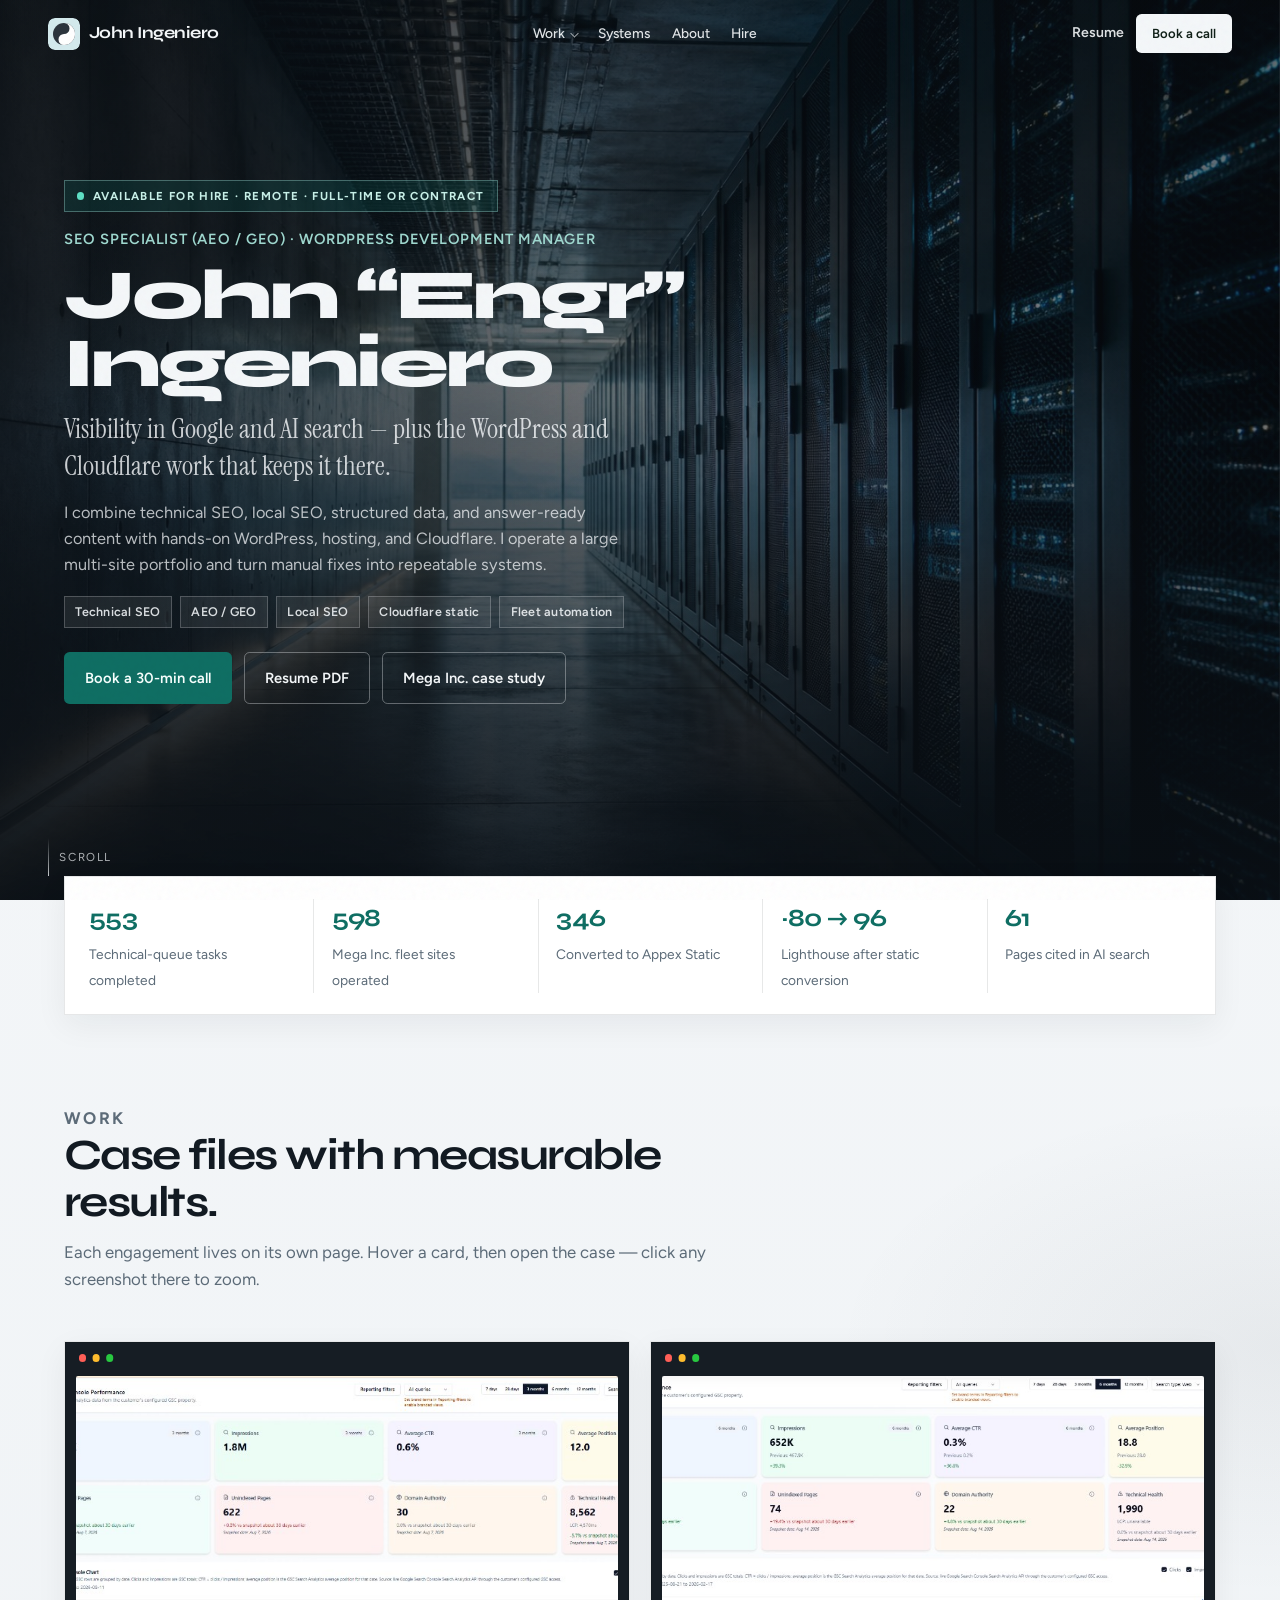
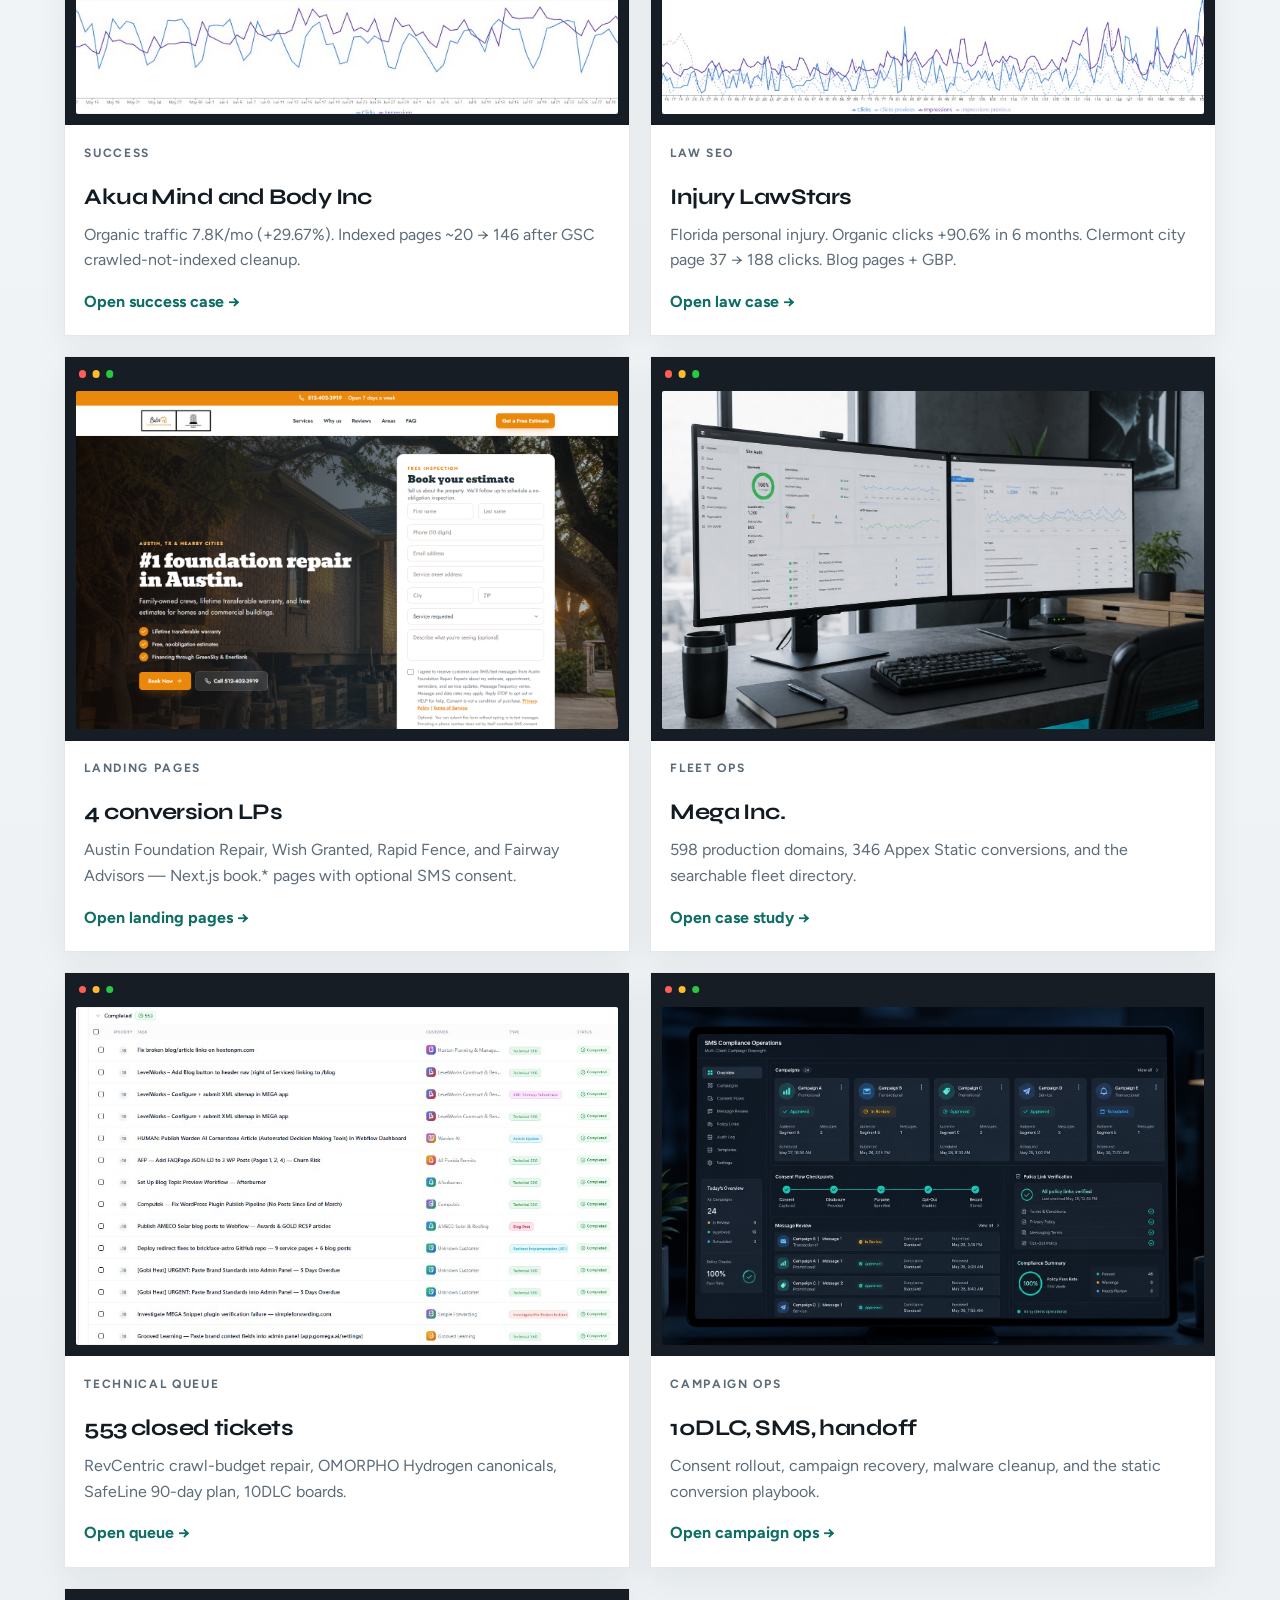
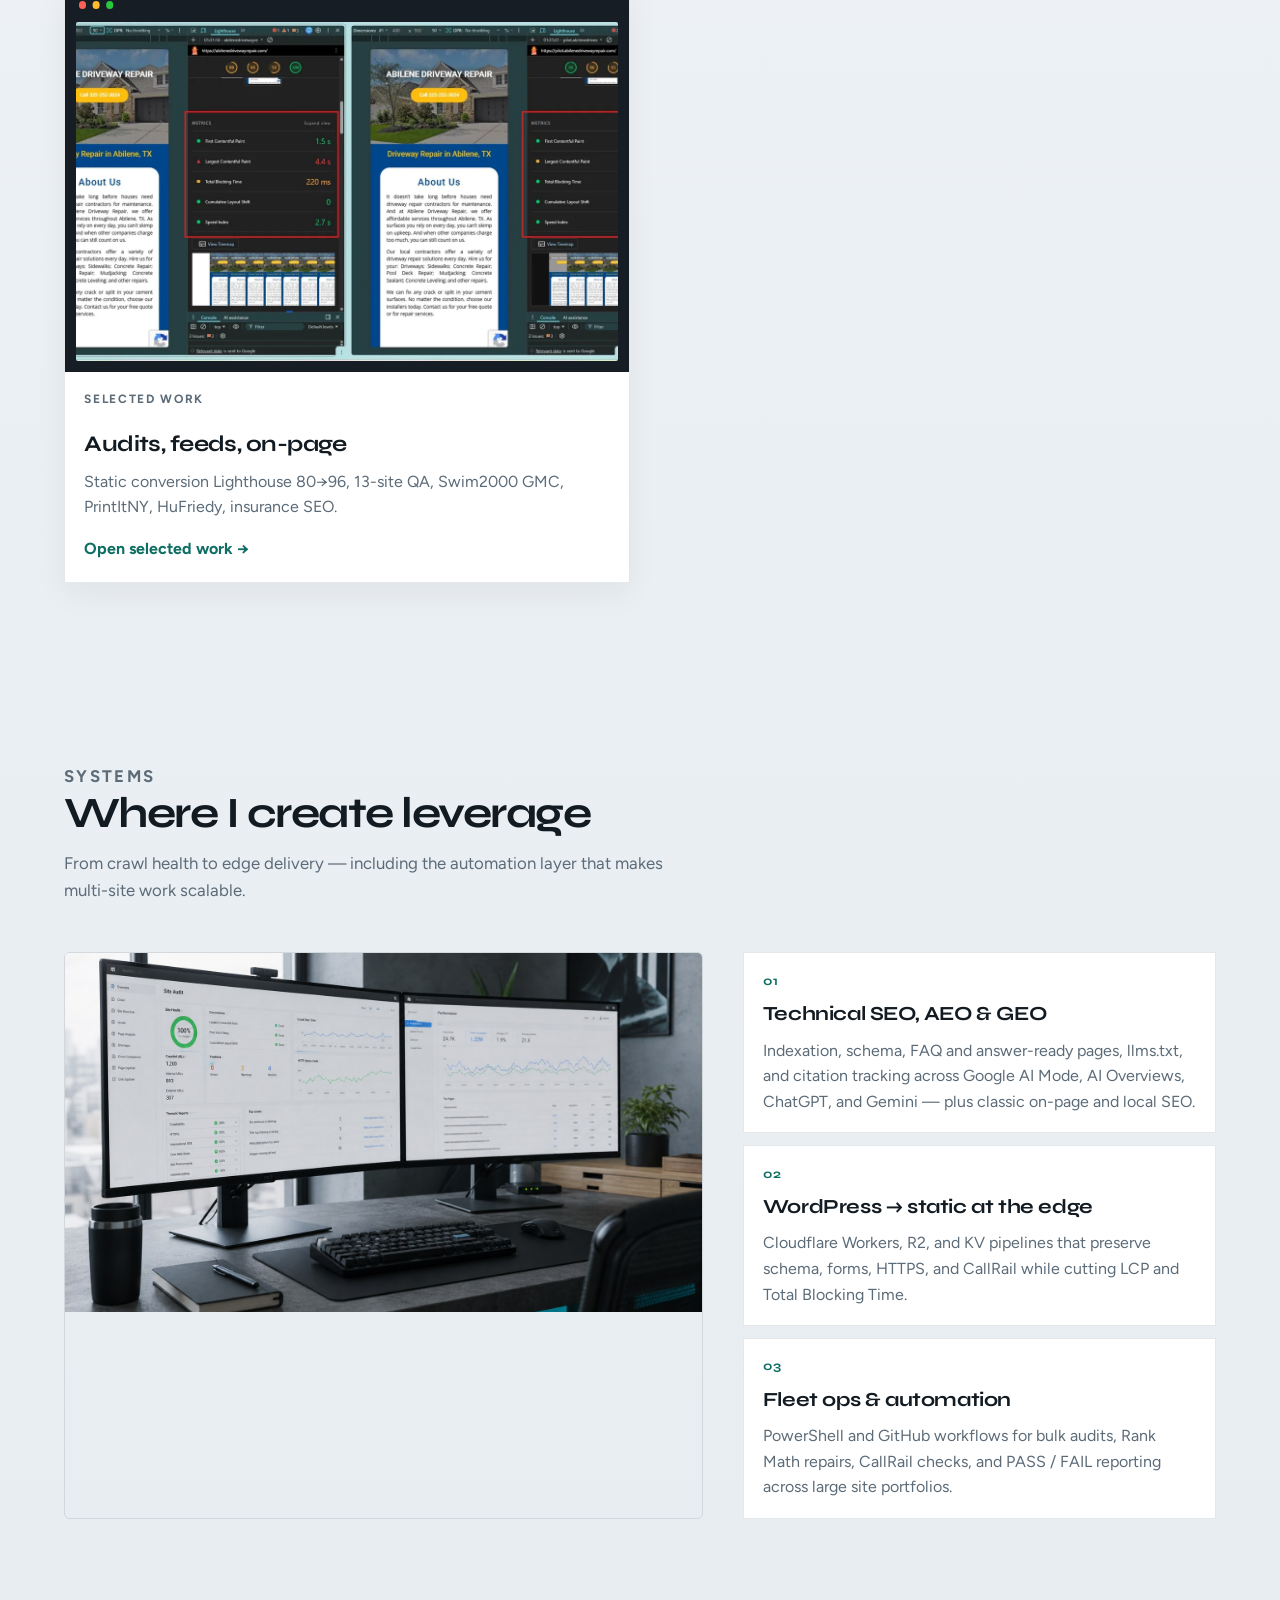
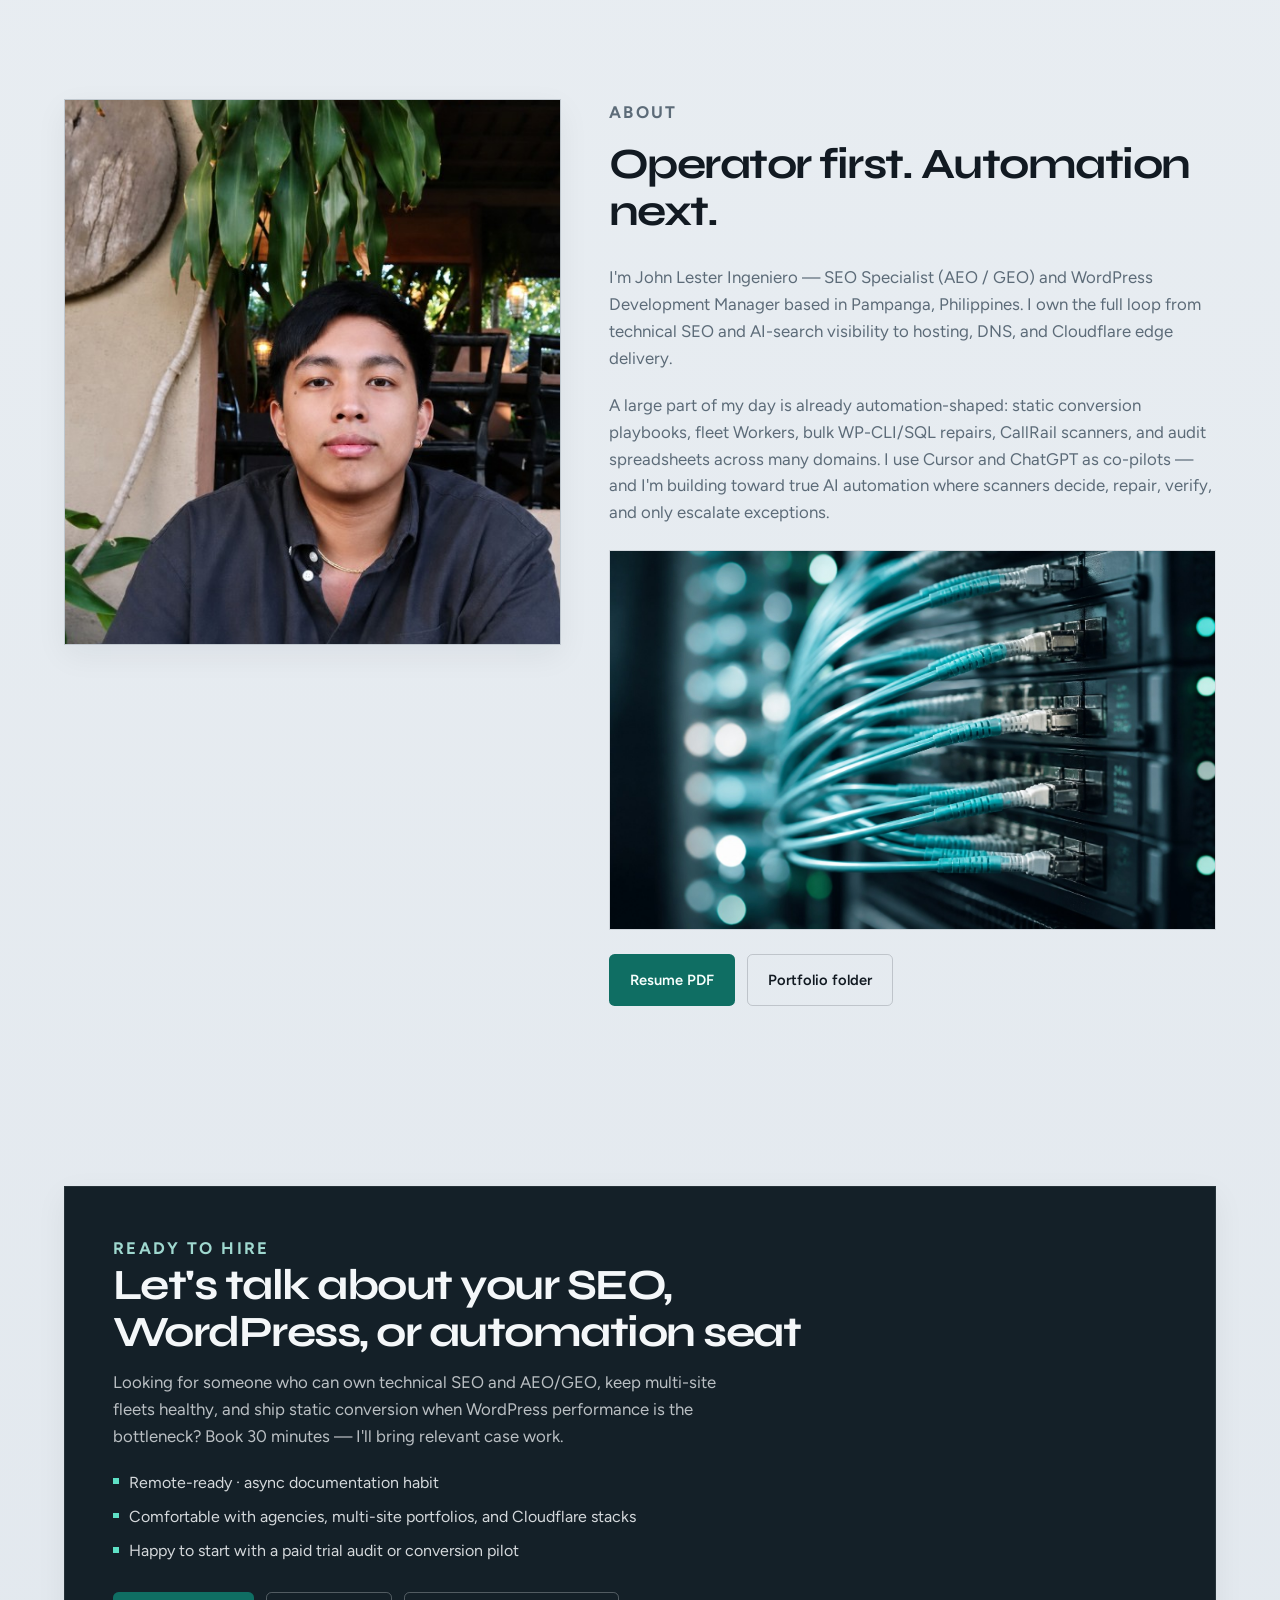
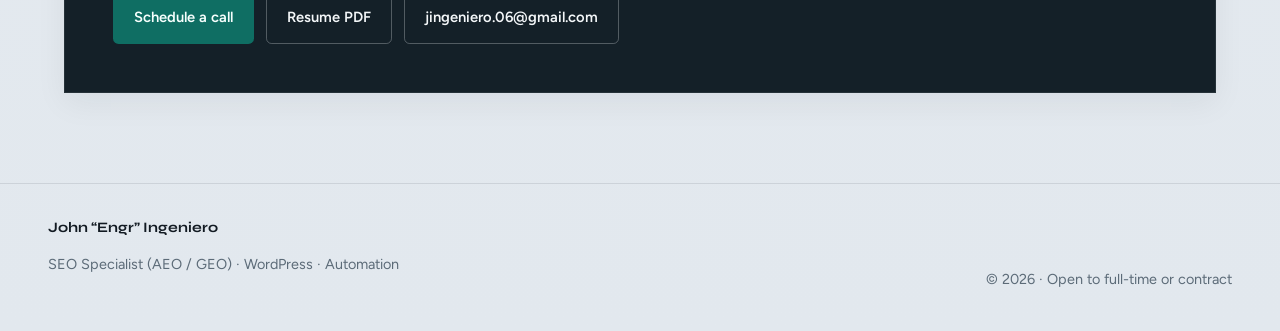
<file: index.html>
<!DOCTYPE html>
<html lang="en">
<head>
  <meta charset="UTF-8" />
  <meta name="viewport" content="width=device-width, initial-scale=1" />
  <title>John “Engr” Ingeniero — SEO Specialist (AEO / GEO) & Website Developer</title>
  <meta name="description" content="SEO Specialist (AEO / GEO) and WordPress Development Manager. Technical SEO, local SEO, structured data, and Cloudflare-static fleets — with pages cited in Google AI Mode, AI Overviews, ChatGPT, and Gemini." />
  <meta name="author" content="John Ingeniero" />
  <link rel="canonical" href="https://jingeniero06-cloud.github.io/jingeniero06-cloud/" />
  <meta property="og:title" content="John “Engr” Ingeniero — SEO Specialist (AEO / GEO) & Website Developer" />
  <meta property="og:description" content="Hire an SEO specialist who improves visibility in Google and AI search — technical SEO, AEO/GEO, local SEO, and WordPress-to-Cloudflare static conversion." />
  <meta property="og:type" content="website" />
  <meta property="og:url" content="https://jingeniero06-cloud.github.io/jingeniero06-cloud/" />
  <meta property="og:image" content="assets/images/hero-edge.jpg" />
  <link rel="preconnect" href="https://fonts.googleapis.com" />
  <link rel="preconnect" href="https://fonts.gstatic.com" crossorigin />
  <link href="https://fonts.googleapis.com/css2?family=Instrument+Serif:ital@0;1&family=Syne:wght@500;600;700;800&family=Figtree:wght@400;500;600;700&display=swap" rel="stylesheet" />
  <base href="./" />
  <link rel="icon" href="assets/images/logo.svg" type="image/svg+xml" />
  <link rel="apple-touch-icon" href="assets/images/logo.png" />
  <link rel="stylesheet" href="styles.css?v=site7" />
</head>
<body>
  <div class="grain" aria-hidden="true"></div>

  <header class="site-header" data-header>
    <a class="logo" href="#top"><img class="logo-mark" src="assets/images/logo.svg" alt="" width="32" height="32" /> John Ingeniero</a>
    <nav class="nav" id="site-nav" data-nav aria-label="Primary">
      <div class="nav-group" data-subnav>
        <button type="button" class="nav-trigger" data-subnav-btn aria-expanded="false">Work</button>
        <div class="nav-dropdown">
          <a href="akua.html">Akua Mind &amp; Body<small>7.8K traffic · indexed ~20→146</small></a>
          <a href="injury-lawstars.html">Injury LawStars<small>FL personal injury · +90.6% clicks</small></a>
          <div class="nav-nested" data-nested-nav>
            <button type="button" class="nav-nested-trigger" data-nested-btn aria-expanded="false">Landing pages<small>4 conversion LPs</small></button>
            <div class="nav-flyout">
              <a href="landing-pages.html">All landing pages<small>Work → Landing pages</small></a>
              <a href="austin-book.html">Austin Foundation Repair<small>book.austinfoundationrepairexperts.com</small></a>
              <a href="wish-granted.html">Wish Granted Plumbing<small>call.wishgrantedservices.com</small></a>
              <a href="rapid-fence.html">Rapid Fence<small>book.rapidfence.net</small></a>
              <a href="fairway-advisors.html">Fairway Advisors<small>info.fairwayadvisors.com</small></a>
            </div>
          </div>
          <a href="mega-inc.html">Mega Inc. fleet<small>598 production domains</small></a>
          <a href="queue.html">Technical queue<small>553 completed tickets</small></a>
          <a href="campaign-ops.html">Campaign ops<small>10DLC, SMS, handoff</small></a>
          <a href="work.html">Selected work<small>Audits, feeds, on-page SEO</small></a>
        </div>
      </div>
      <a href="#systems">Systems</a>
      <a href="#about">About</a>
      <a href="#connect">Hire</a>
      <a class="nav-resume" href="assets/resume.pdf?v=aeo1" target="_blank" rel="noopener noreferrer">Resume</a>
    </nav>
    <div class="header-actions">
      <a class="header-resume" href="assets/resume.pdf?v=aeo1" target="_blank" rel="noopener noreferrer">Resume</a>
      <a class="btn btn-sm btn-primary" href="https://calendly.com/jingeniero-06/30min" target="_blank" rel="noopener noreferrer">Book a call</a>
      <button class="nav-toggle" type="button" data-nav-toggle aria-expanded="false" aria-controls="site-nav" aria-label="Open menu">
        <span></span><span></span>
      </button>
    </div>
  </header>

  <main id="top">
    <section class="hero" aria-label="Introduction">
      <div class="hero-media" aria-hidden="true">
        <img
          src="assets/images/hero-edge.jpg?v=2"
          alt=""
          width="1920"
          height="1080"
          decoding="async"
          fetchpriority="high"
          class="hero-bg"
        />
        <div class="hero-shade"></div>
      </div>
      <div class="hero-content">
        <p class="hero-kicker">Available for hire · Remote · Full-time or contract</p>
        <p class="hero-role">SEO Specialist (AEO / GEO) · WordPress Development Manager</p>
        <h1 class="hero-brand">John “Engr” Ingeniero</h1>
        <p class="hero-title">Visibility in Google and AI search — plus the WordPress and Cloudflare work that keeps it there.</p>
        <p class="hero-lede">
          I combine technical SEO, local SEO, structured data, and answer-ready content with hands-on WordPress, hosting, and Cloudflare. I operate a large multi-site portfolio and turn manual fixes into repeatable systems.
        </p>
        <ul class="hero-chips" aria-label="Core strengths">
          <li>Technical SEO</li>
          <li>AEO / GEO</li>
          <li>Local SEO</li>
          <li>Cloudflare static</li>
          <li>Fleet automation</li>
        </ul>
        <div class="hero-actions">
          <a class="btn btn-primary" href="https://calendly.com/jingeniero-06/30min" target="_blank" rel="noopener noreferrer">Book a 30-min call</a>
          <a class="btn btn-ghost" href="assets/resume.pdf?v=aeo1" target="_blank" rel="noopener noreferrer">Resume PDF</a>
          <a class="btn btn-ghost" href="mega-inc.html">Mega Inc. case study</a>
        </div>
      </div>
      <a class="hero-scroll" href="#proof" aria-label="Scroll to proof">
        <span>Scroll</span>
      </a>
    </section>

    <section class="proof" id="proof" aria-label="Proof points">
      <ul class="proof-row">
        <li>
          <strong>553</strong>
          <span>Technical-queue tasks completed</span>
        </li>
        <li>
          <strong>598</strong>
          <span>Mega Inc. fleet sites operated</span>
        </li>
        <li>
          <strong>346</strong>
          <span>Converted to Appex Static</span>
        </li>
        <li>
          <strong>~80 → 96</strong>
          <span>Lighthouse after static conversion</span>
        </li>
        <li>
          <strong>61</strong>
          <span>Pages cited in AI search</span>
        </li>
      </ul>
    </section>

    <section class="section" id="work">
      <div class="section-head section-head-wide">
        <p class="eyebrow">Work</p>
        <h2>Case files with measurable results.</h2>
        <p>Each engagement lives on its own page. Hover a card, then open the case — click any screenshot there to zoom.</p>
      </div>
      <div class="case-grid">
        <a class="case-card reveal" href="akua.html">
          <figure class="shot"><img src="assets/images/success/akua-search-console.png" alt="Akua Search Console: 10.9K clicks and 1.8M impressions" width="1600" height="900" loading="lazy" decoding="async" /></figure>
          <div class="case-copy">
            <p class="eyebrow">Success</p>
            <h3>Akua Mind and Body Inc</h3>
            <p>Organic traffic 7.8K/mo (+29.67%). Indexed pages ~20 → 146 after GSC crawled-not-indexed cleanup.</p>
            <span class="case-go">Open success case →</span>
          </div>
        </a>
        <a class="case-card reveal" href="injury-lawstars.html">
          <figure class="shot"><img src="assets/images/injury-lawstars/04-gsc-6mo-vs-prior.png" alt="Injury LawStars Search Console: clicks 928 to 1,769 plus 90.6 percent" width="1600" height="900" loading="lazy" decoding="async" /></figure>
          <div class="case-copy">
            <p class="eyebrow">Law SEO</p>
            <h3>Injury LawStars</h3>
            <p>Florida personal injury. Organic clicks +90.6% in 6 months. Clermont city page 37 → 188 clicks. Blog pages + GBP.</p>
            <span class="case-go">Open law case →</span>
          </div>
        </a>
        <a class="case-card reveal" href="landing-pages.html">
          <figure class="shot"><img src="assets/images/austin-book/hero.png" alt="Conversion landing pages including Austin Foundation Repair booking form" width="1440" height="900" loading="lazy" decoding="async" /></figure>
          <div class="case-copy">
            <p class="eyebrow">Landing pages</p>
            <h3>4 conversion LPs</h3>
            <p>Austin Foundation Repair, Wish Granted, Rapid Fence, and Fairway Advisors — Next.js book.* pages with optional SMS consent.</p>
            <span class="case-go">Open landing pages →</span>
          </div>
        </a>
        <a class="case-card reveal" href="mega-inc.html">
          <figure class="shot"><img src="assets/images/workstation-ops.jpg?v=2" alt="Fleet operations workstation" width="1600" height="900" loading="lazy" decoding="async" /></figure>
          <div class="case-copy">
            <p class="eyebrow">Fleet ops</p>
            <h3>Mega Inc.</h3>
            <p>598 production domains, 346 Appex Static conversions, and the searchable fleet directory.</p>
            <span class="case-go">Open case study →</span>
          </div>
        </a>
        <a class="case-card reveal" href="queue.html">
          <figure class="shot"><img src="assets/images/queue/my-tasks-553.png" alt="553 completed technical queue tasks" width="1600" height="900" loading="lazy" decoding="async" /></figure>
          <div class="case-copy">
            <p class="eyebrow">Technical queue</p>
            <h3>553 closed tickets</h3>
            <p>RevCentric crawl-budget repair, OMORPHO Hydrogen canonicals, SafeLine 90-day plan, 10DLC boards.</p>
            <span class="case-go">Open queue →</span>
          </div>
        </a>
        <a class="case-card reveal" href="campaign-ops.html">
          <figure class="shot"><img src="assets/images/campaign-operations-generated.png" alt="10DLC campaign operations" width="1536" height="864" loading="lazy" decoding="async" /></figure>
          <div class="case-copy">
            <p class="eyebrow">Campaign ops</p>
            <h3>10DLC, SMS, handoff</h3>
            <p>Consent rollout, campaign recovery, malware cleanup, and the static conversion playbook.</p>
            <span class="case-go">Open campaign ops →</span>
          </div>
        </a>
        <a class="case-card reveal" href="work.html">
          <figure class="shot"><img src="assets/images/card-static-lighthouse.webp" alt="Static conversion Lighthouse before and after" width="1400" height="700" loading="lazy" decoding="async" /></figure>
          <div class="case-copy">
            <p class="eyebrow">Selected work</p>
            <h3>Audits, feeds, on-page</h3>
            <p>Static conversion Lighthouse 80→96, 13-site QA, Swim2000 GMC, PrintItNY, HuFriedy, insurance SEO.</p>
            <span class="case-go">Open selected work →</span>
          </div>
        </a>
      </div>
    </section>

    <section class="section systems" id="systems">
      <div class="section-head">
        <p class="eyebrow">Systems</p>
        <h2>Where I create leverage</h2>
        <p>From crawl health to edge delivery — including the automation layer that makes multi-site work scalable.</p>
      </div>
      <div class="systems-layout">
        <figure class="systems-visual reveal">
          <img src="assets/images/workstation-ops.jpg?v=2" alt="Workstation with dual monitors showing website audit dashboards" width="1600" height="900" loading="lazy" decoding="async" />
        </figure>
        <div class="systems-list">
          <article class="system-item reveal">
            <span class="num">01</span>
            <h3>Technical SEO, AEO &amp; GEO</h3>
            <p>Indexation, schema, FAQ and answer-ready pages, llms.txt, and citation tracking across Google AI Mode, AI Overviews, ChatGPT, and Gemini — plus classic on-page and local SEO.</p>
          </article>
          <article class="system-item reveal">
            <span class="num">02</span>
            <h3>WordPress → static at the edge</h3>
            <p>Cloudflare Workers, R2, and KV pipelines that preserve schema, forms, HTTPS, and CallRail while cutting LCP and Total Blocking Time.</p>
          </article>
          <article class="system-item reveal">
            <span class="num">03</span>
            <h3>Fleet ops &amp; automation</h3>
            <p>PowerShell and GitHub workflows for bulk audits, Rank Math repairs, CallRail checks, and PASS / FAIL reporting across large site portfolios.</p>
          </article>
        </div>
      </div>
    </section>

    <section class="section about" id="about">
      <div class="about-layout">
        <figure class="about-portrait reveal">
          <img
            src="assets/images/john-ingeniero.png"
            alt="Portrait of John Ingeniero"
            width="640"
            height="800"
            loading="lazy"
            decoding="async"
          />
        </figure>
        <div class="about-copy reveal">
          <p class="eyebrow">About</p>
          <h2>Operator first. Automation next.</h2>
          <p>
            I'm John Lester Ingeniero — SEO Specialist (AEO / GEO) and WordPress Development Manager based in Pampanga, Philippines. I own the full loop from technical SEO and AI-search visibility to hosting, DNS, and Cloudflare edge delivery.
          </p>
          <p>
            A large part of my day is already automation-shaped: static conversion playbooks, fleet Workers, bulk WP-CLI/SQL repairs, CallRail scanners, and audit spreadsheets across many domains. I use Cursor and ChatGPT as co-pilots — and I'm building toward true AI automation where scanners decide, repair, verify, and only escalate exceptions.
          </p>
          <figure class="about-side-visual">
            <img
              src="assets/images/network-fiber.jpg?v=2"
              alt="Fiber optic network patch panel in cool slate and teal tones"
              width="1200"
              height="900"
              loading="lazy"
              decoding="async"
            />
          </figure>
          <div class="about-actions">
            <a class="btn btn-primary" href="assets/resume.pdf?v=aeo1" target="_blank" rel="noopener noreferrer">Resume PDF</a>
            <a class="btn btn-ghost" href="https://drive.google.com/drive/u/0/folders/11gjgUOMMYtW-lYXDwXTtkWWHU8rsAb2p" target="_blank" rel="noopener noreferrer">Portfolio folder</a>
          </div>
        </div>
      </div>
    </section>

    <section class="section connect" id="connect">
      <div class="connect-panel reveal">
        <p class="eyebrow">Ready to hire</p>
        <h2>Let's talk about your SEO, WordPress, or automation seat</h2>
        <p>
          Looking for someone who can own technical SEO and AEO/GEO, keep multi-site fleets healthy, and ship static conversion when WordPress performance is the bottleneck? Book 30 minutes — I'll bring relevant case work.
        </p>
        <ul class="connect-points">
          <li>Remote-ready · async documentation habit</li>
          <li>Comfortable with agencies, multi-site portfolios, and Cloudflare stacks</li>
          <li>Happy to start with a paid trial audit or conversion pilot</li>
        </ul>
        <div class="hero-actions connect-actions">
          <a class="btn btn-primary" href="https://calendly.com/jingeniero-06/30min" target="_blank" rel="noopener noreferrer">Schedule a call</a>
          <a class="btn btn-ghost" href="assets/resume.pdf?v=aeo1" target="_blank" rel="noopener noreferrer">Resume PDF</a>
          <a class="btn btn-ghost" href="mailto:jingeniero.06@gmail.com">jingeniero.06@gmail.com</a>
        </div>
      </div>
    </section>
  </main>

  <footer class="site-footer">
    <div>
      <p class="footer-name">John “Engr” Ingeniero</p>
      <p>SEO Specialist (AEO / GEO) · WordPress · Automation</p>
    </div>
    <p class="footer-note">© <span id="year"></span> · Open to full-time or contract</p>
  </footer>

  <script src="script.js?v=site6"></script>
</body>
</html>
</file>
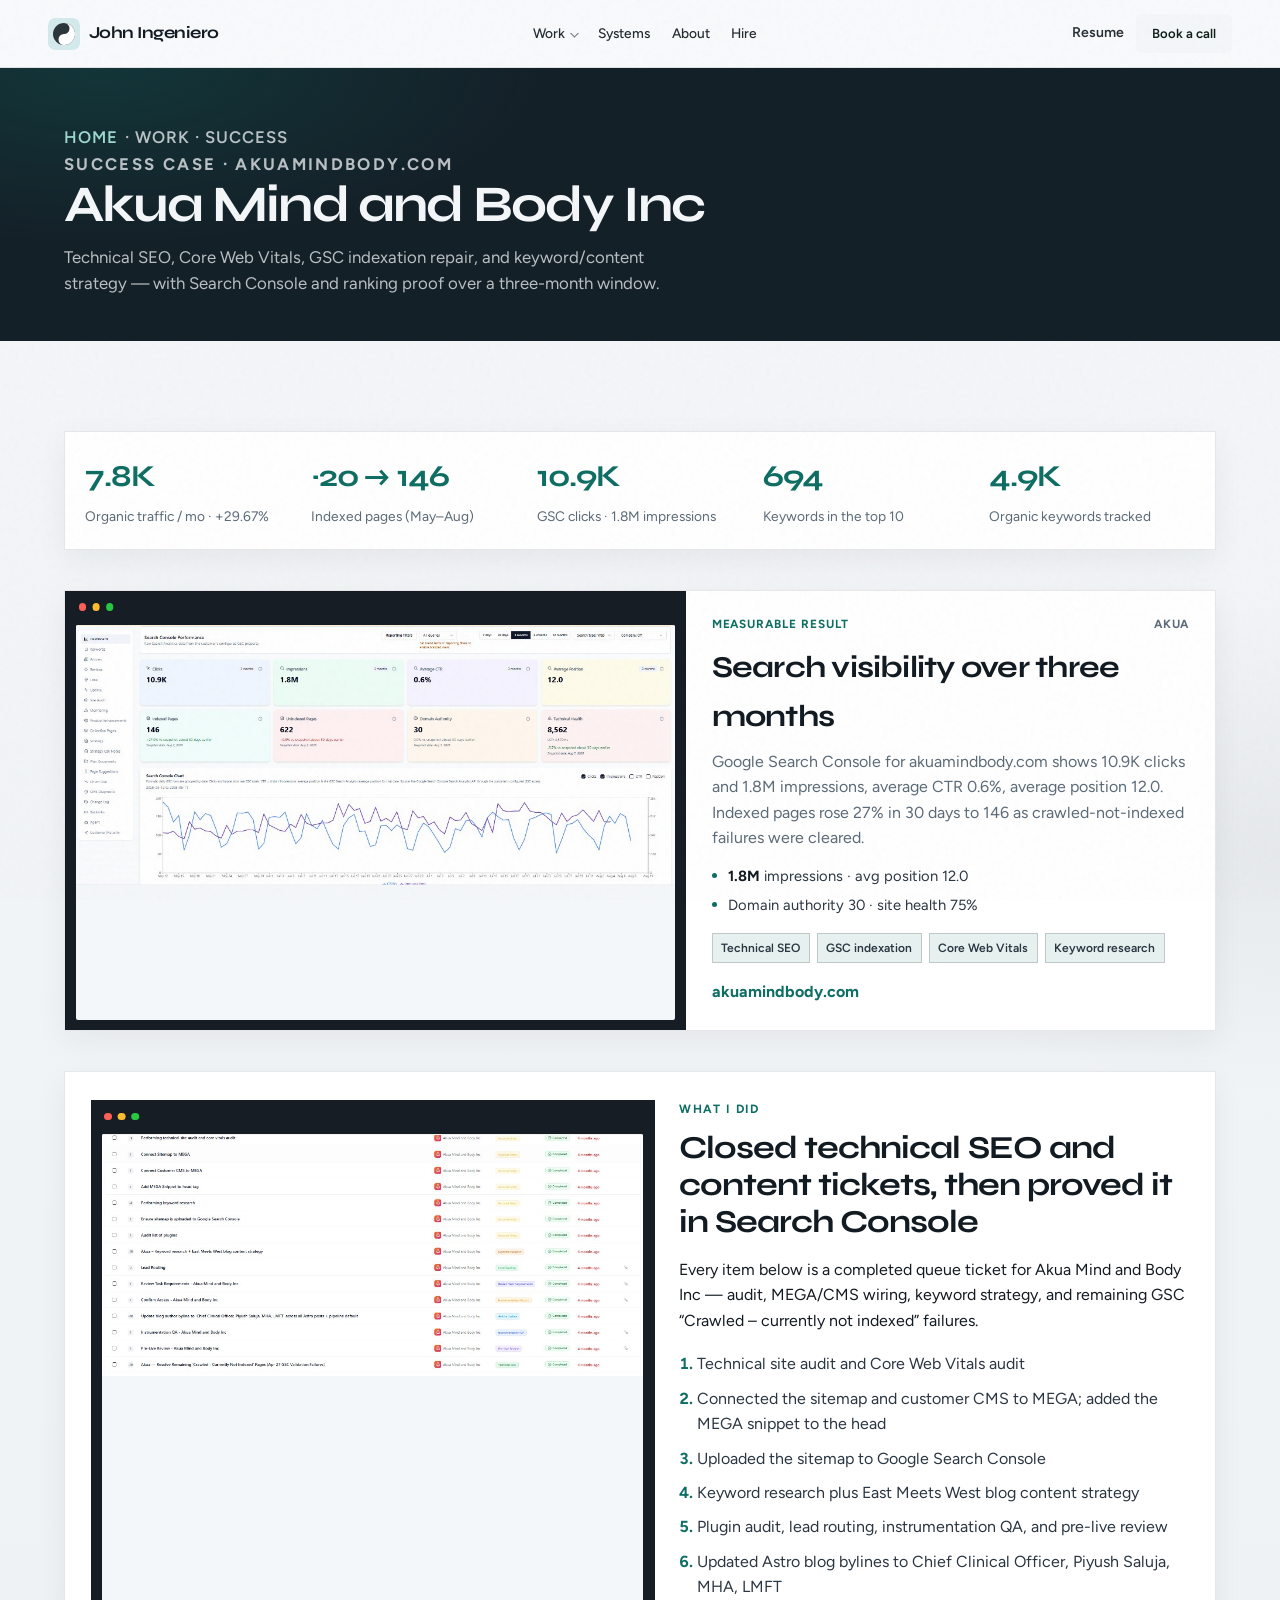
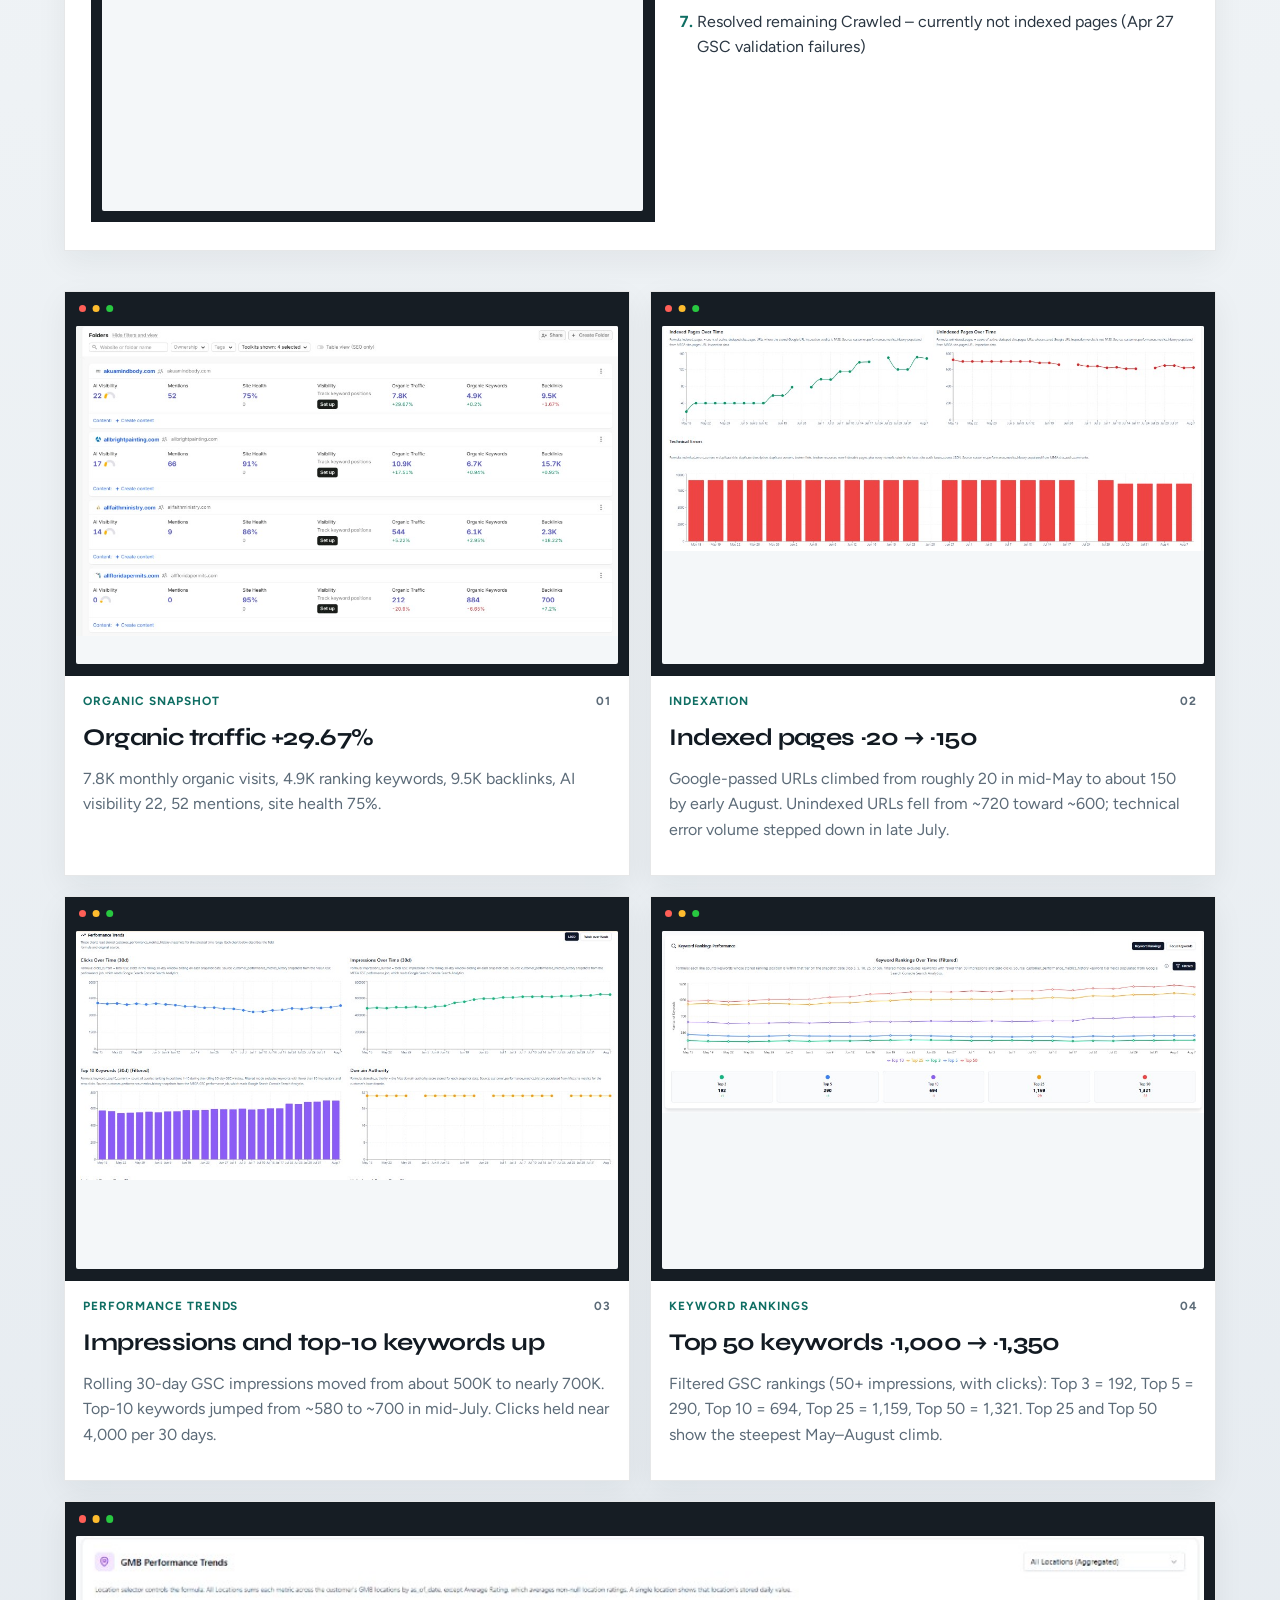
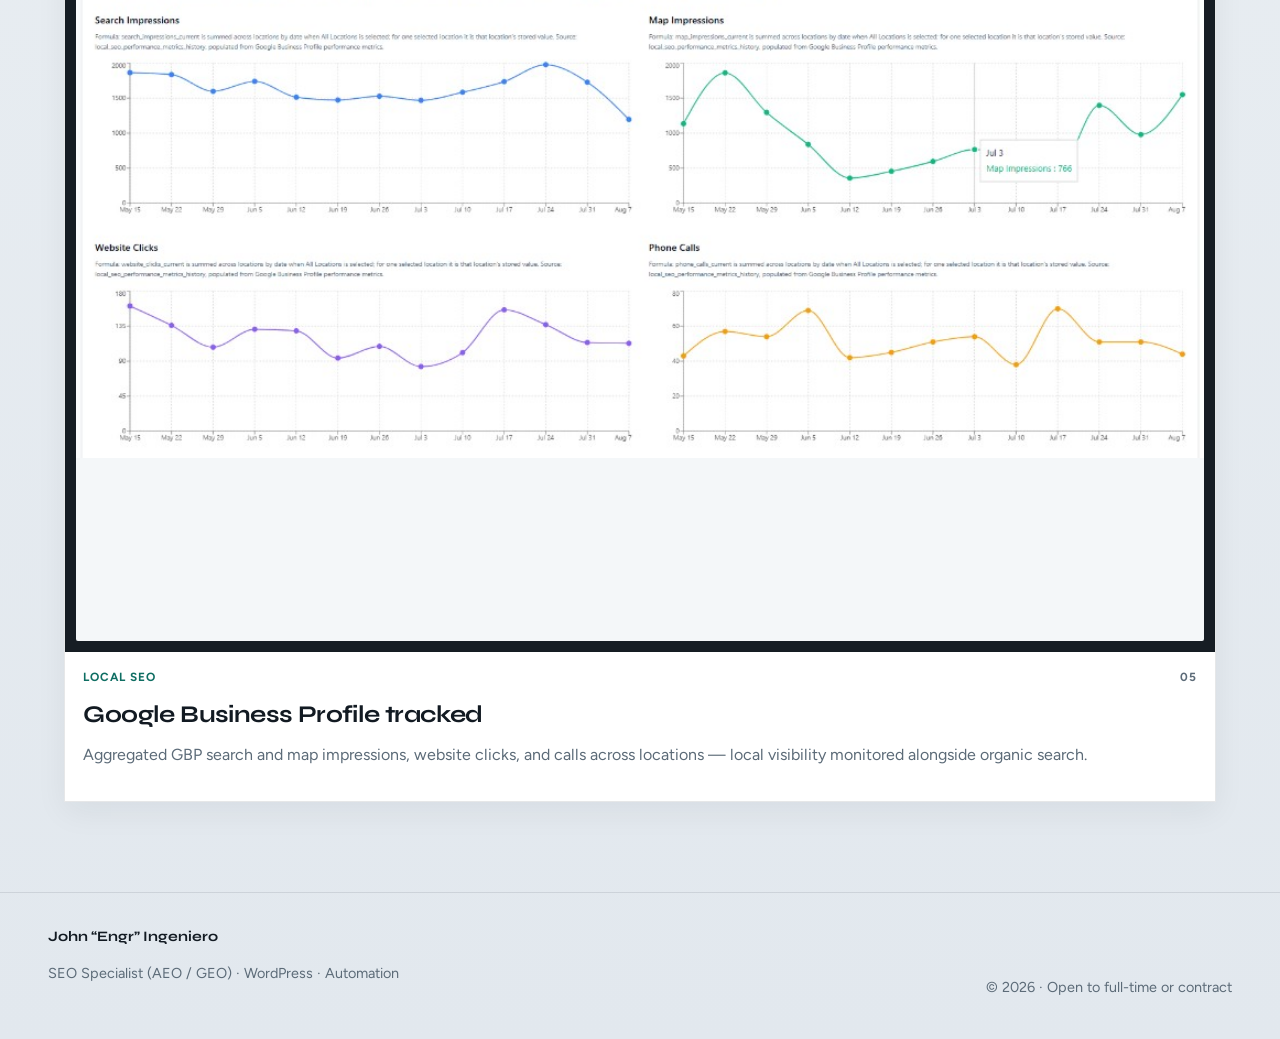
<file: akua.html>
<!DOCTYPE html>
<html lang="en">
<head>
  <meta charset="UTF-8" />
  <meta name="viewport" content="width=device-width, initial-scale=1" />
  <title>Akua Mind and Body Inc — SEO success — John Ingeniero</title>
  <meta name="description" content="Technical SEO, indexation repair, keyword research, and GSC cleanup for akuamindbody.com: organic traffic 7.8K/mo (+29.67%), indexed pages ~20 to 146." />
  <link rel="canonical" href="https://jingeniero06-cloud.github.io/jingeniero06-cloud/akua.html" />
  <link rel="preconnect" href="https://fonts.googleapis.com" />
  <link rel="preconnect" href="https://fonts.gstatic.com" crossorigin />
  <link href="https://fonts.googleapis.com/css2?family=Instrument+Serif:ital@0;1&family=Syne:wght@500;600;700;800&family=Figtree:wght@400;500;600;700&display=swap" rel="stylesheet" />
  <base href="./" />
  <link rel="icon" href="assets/images/logo.svg" type="image/svg+xml" />
  <link rel="apple-touch-icon" href="assets/images/logo.png" />
  <link rel="stylesheet" href="styles.css?v=site7" />
</head>
<body class="inner-page">
  <div class="grain" aria-hidden="true"></div>
  <header class="site-header is-solid" data-header>
    <a class="logo" href="index.html"><img class="logo-mark" src="assets/images/logo.svg" alt="" width="32" height="32" /> John Ingeniero</a>
    <nav class="nav" id="site-nav" data-nav aria-label="Primary">
      <div class="nav-group" data-subnav>
        <button type="button" class="nav-trigger" data-subnav-btn aria-expanded="false">Work</button>
        <div class="nav-dropdown">
          <a class="is-active" href="akua.html" aria-current="page">Akua Mind &amp; Body<small>7.8K traffic · indexed ~20→146</small></a>
          <a href="injury-lawstars.html">Injury LawStars<small>FL personal injury · +90.6% clicks</small></a>
          <div class="nav-nested" data-nested-nav>
            <button type="button" class="nav-nested-trigger" data-nested-btn aria-expanded="false">Landing pages<small>4 conversion LPs</small></button>
            <div class="nav-flyout">
              <a href="landing-pages.html">All landing pages<small>Work → Landing pages</small></a>
              <a href="austin-book.html">Austin Foundation Repair<small>book.austinfoundationrepairexperts.com</small></a>
              <a href="wish-granted.html">Wish Granted Plumbing<small>call.wishgrantedservices.com</small></a>
              <a href="rapid-fence.html">Rapid Fence<small>book.rapidfence.net</small></a>
              <a href="fairway-advisors.html">Fairway Advisors<small>info.fairwayadvisors.com</small></a>
            </div>
          </div>
          <a href="mega-inc.html">Mega Inc. fleet<small>598 production domains</small></a>
          <a href="queue.html">Technical queue<small>553 completed tickets</small></a>
          <a href="campaign-ops.html">Campaign ops<small>10DLC, SMS, handoff</small></a>
          <a href="work.html">Selected work<small>Audits, feeds, on-page SEO</small></a>
        </div>
      </div>
      <a href="index.html#systems">Systems</a>
      <a href="index.html#about">About</a>
      <a href="index.html#connect">Hire</a>
      <a class="nav-resume" href="assets/resume.pdf?v=aeo1" target="_blank" rel="noopener noreferrer">Resume</a>
    </nav>
    <div class="header-actions">
      <a class="header-resume" href="assets/resume.pdf?v=aeo1" target="_blank" rel="noopener noreferrer">Resume</a>
      <a class="btn btn-sm btn-primary" href="https://calendly.com/jingeniero-06/30min" target="_blank" rel="noopener noreferrer">Book a call</a>
      <button class="nav-toggle" type="button" data-nav-toggle aria-expanded="false" aria-controls="site-nav" aria-label="Open menu"><span></span><span></span></button>
    </div>
  </header>
  <header class="page-hero">
    <div class="page-hero-inner">
      <p class="crumb"><a href="index.html">Home</a> · Work · Success</p>
      <p class="eyebrow">Success case · akuamindbody.com</p>
      <h1>Akua Mind and Body Inc</h1>
      <p>Technical SEO, Core Web Vitals, GSC indexation repair, and keyword/content strategy — with Search Console and ranking proof over a three-month window.</p>
    </div>
  </header>
  <main>
    <section class="section work queue-ops">
      <ul class="mega-stats reveal" aria-label="Akua measurable results">
        <li><strong>7.8K</strong><span>Organic traffic / mo · +29.67%</span></li>
        <li><strong>~20 → 146</strong><span>Indexed pages (May–Aug)</span></li>
        <li><strong>10.9K</strong><span>GSC clicks · 1.8M impressions</span></li>
        <li><strong>694</strong><span>Keywords in the top 10</span></li>
        <li><strong>4.9K</strong><span>Organic keywords tracked</span></li>
      </ul>

      <div class="work-stack">
        <article class="work-item featured reveal">
          <div class="work-meta"><span class="work-label">Measurable result</span><span class="work-index">Akua</span></div>
          <figure class="work-media work-media-dash"><img src="assets/images/success/akua-search-console.png" alt="Search Console performance for Akua: 10.9K clicks, 1.8M impressions, 0.6% CTR, average position 12.0" width="1600" height="900" loading="eager" decoding="async" /></figure>
          <div class="work-body">
            <h3>Search visibility over three months</h3>
            <p>Google Search Console for akuamindbody.com shows 10.9K clicks and 1.8M impressions, average CTR 0.6%, average position 12.0. Indexed pages rose 27% in 30 days to 146 as crawled-not-indexed failures were cleared.</p>
            <ul class="metric-list">
              <li><span>1.8M</span> impressions · avg position 12.0</li>
              <li>Domain authority 30 · site health 75%</li>
            </ul>
            <ul class="skill-row"><li>Technical SEO</li><li>GSC indexation</li><li>Core Web Vitals</li><li>Keyword research</li></ul>
            <div class="work-links">
              <a href="https://akuamindbody.com" target="_blank" rel="noopener noreferrer">akuamindbody.com</a>
            </div>
          </div>
        </article>
      </div>

      <div class="success-did reveal">
        <div class="success-did-copy">
          <p class="eyebrow">What I did</p>
          <h2>Closed technical SEO and content tickets, then proved it in Search Console</h2>
          <p>Every item below is a completed queue ticket for Akua Mind and Body Inc — audit, MEGA/CMS wiring, keyword strategy, and remaining GSC “Crawled – currently not indexed” failures.</p>
          <ol class="did-list">
            <li>Technical site audit and Core Web Vitals audit</li>
            <li>Connected the sitemap and customer CMS to MEGA; added the MEGA snippet to the head</li>
            <li>Uploaded the sitemap to Google Search Console</li>
            <li>Keyword research plus East Meets West blog content strategy</li>
            <li>Plugin audit, lead routing, instrumentation QA, and pre-live review</li>
            <li>Updated Astro blog bylines to Chief Clinical Officer, Piyush Saluja, MHA, LMFT</li>
            <li>Resolved remaining Crawled – currently not indexed pages (Apr 27 GSC validation failures)</li>
          </ol>
        </div>
        <figure class="work-media work-media-dash">
          <img src="assets/images/success/akua-completed-tickets.png" alt="Completed technical SEO and content tickets for Akua Mind and Body Inc" width="1400" height="1600" loading="lazy" decoding="async" />
        </figure>
      </div>

      <div class="success-gallery">
        <article class="work-item reveal">
          <div class="work-meta"><span class="work-label">Organic snapshot</span><span class="work-index">01</span></div>
          <figure class="work-media work-media-dash"><img src="assets/images/success/akua-organic-dashboard.png" alt="Akua Mind and Body dashboard: 7.8K organic traffic plus 29.67 percent, 4.9K organic keywords, 75 percent site health" width="1600" height="700" loading="lazy" decoding="async" /></figure>
          <div class="work-body">
            <h3>Organic traffic +29.67%</h3>
            <p>7.8K monthly organic visits, 4.9K ranking keywords, 9.5K backlinks, AI visibility 22, 52 mentions, site health 75%.</p>
          </div>
        </article>
        <article class="work-item reveal">
          <div class="work-meta"><span class="work-label">Indexation</span><span class="work-index">02</span></div>
          <figure class="work-media work-media-dash"><img src="assets/images/success/akua-indexation.png" alt="Indexed pages climbing from about 20 in May to about 150 in August, with unindexed pages and technical errors trending down" width="1600" height="900" loading="lazy" decoding="async" /></figure>
          <div class="work-body">
            <h3>Indexed pages ~20 → ~150</h3>
            <p>Google-passed URLs climbed from roughly 20 in mid-May to about 150 by early August. Unindexed URLs fell from ~720 toward ~600; technical error volume stepped down in late July.</p>
          </div>
        </article>
        <article class="work-item reveal">
          <div class="work-meta"><span class="work-label">Performance trends</span><span class="work-index">03</span></div>
          <figure class="work-media work-media-dash"><img src="assets/images/success/akua-performance-trends.png" alt="Thirty-day impressions rising toward 700K, top 10 keywords rising toward 700, clicks stable near 4,000, domain authority 30" width="1600" height="900" loading="lazy" decoding="async" /></figure>
          <div class="work-body">
            <h3>Impressions and top-10 keywords up</h3>
            <p>Rolling 30-day GSC impressions moved from about 500K to nearly 700K. Top-10 keywords jumped from ~580 to ~700 in mid-July. Clicks held near 4,000 per 30 days.</p>
          </div>
        </article>
        <article class="work-item reveal">
          <div class="work-meta"><span class="work-label">Keyword rankings</span><span class="work-index">04</span></div>
          <figure class="work-media work-media-dash"><img src="assets/images/success/akua-keyword-rankings.png" alt="Filtered keyword rankings: Top 3 192, Top 5 290, Top 10 694, Top 25 1,159, Top 50 1,321" width="1600" height="900" loading="lazy" decoding="async" /></figure>
          <div class="work-body">
            <h3>Top 50 keywords ~1,000 → ~1,350</h3>
            <p>Filtered GSC rankings (50+ impressions, with clicks): Top 3 = 192, Top 5 = 290, Top 10 = 694, Top 25 = 1,159, Top 50 = 1,321. Top 25 and Top 50 show the steepest May–August climb.</p>
          </div>
        </article>
        <article class="work-item reveal">
          <div class="work-meta"><span class="work-label">Local SEO</span><span class="work-index">05</span></div>
          <figure class="work-media work-media-dash"><img src="assets/images/success/akua-gbp-performance.png" alt="Google Business Profile trends: search impressions, map impressions, website clicks, and phone calls across locations" width="1600" height="900" loading="lazy" decoding="async" /></figure>
          <div class="work-body">
            <h3>Google Business Profile tracked</h3>
            <p>Aggregated GBP search and map impressions, website clicks, and calls across locations — local visibility monitored alongside organic search.</p>
          </div>
        </article>
      </div>
    </section>
  </main>
  <footer class="site-footer">
    <div>
      <p class="footer-name">John “Engr” Ingeniero</p>
      <p>SEO Specialist (AEO / GEO) · WordPress · Automation</p>
    </div>
    <p class="footer-note">© <span id="year"></span> · Open to full-time or contract</p>
  </footer>
  <script src="script.js?v=site6"></script>
</body>
</html>
</file>
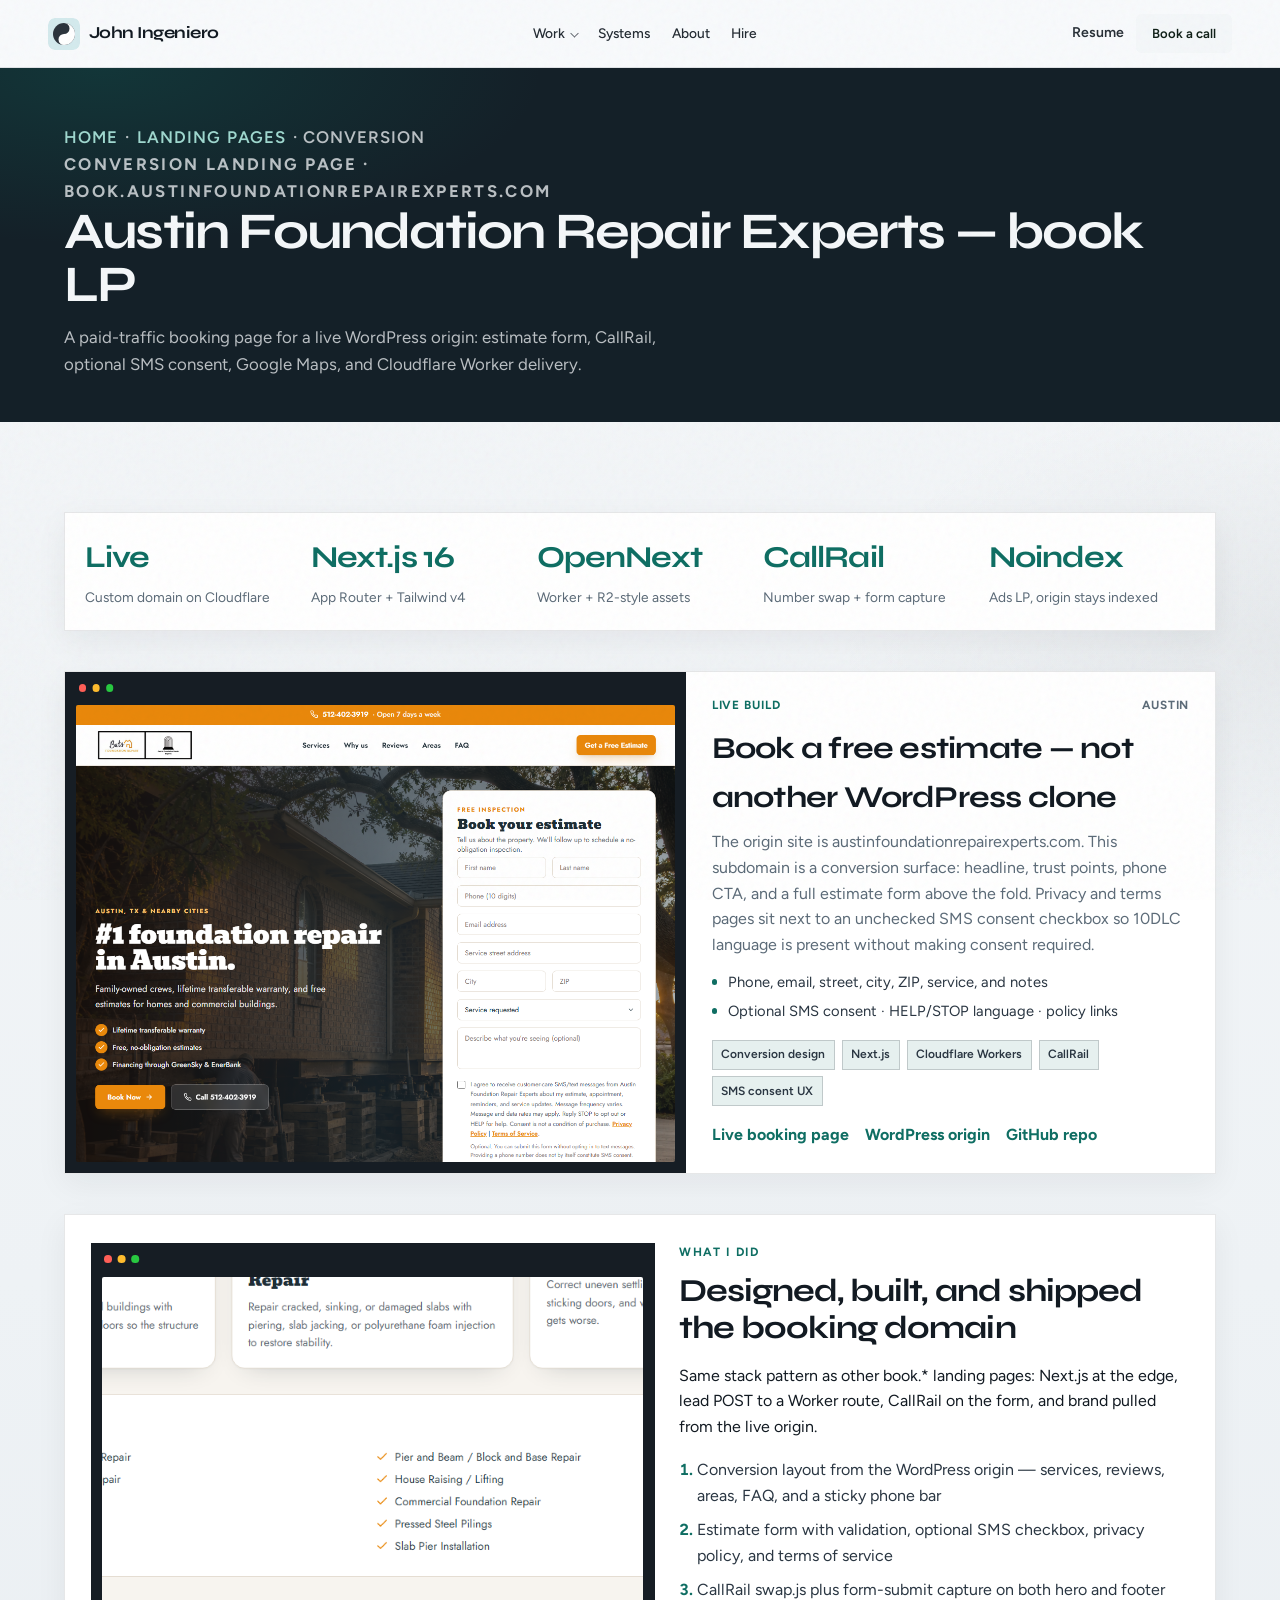
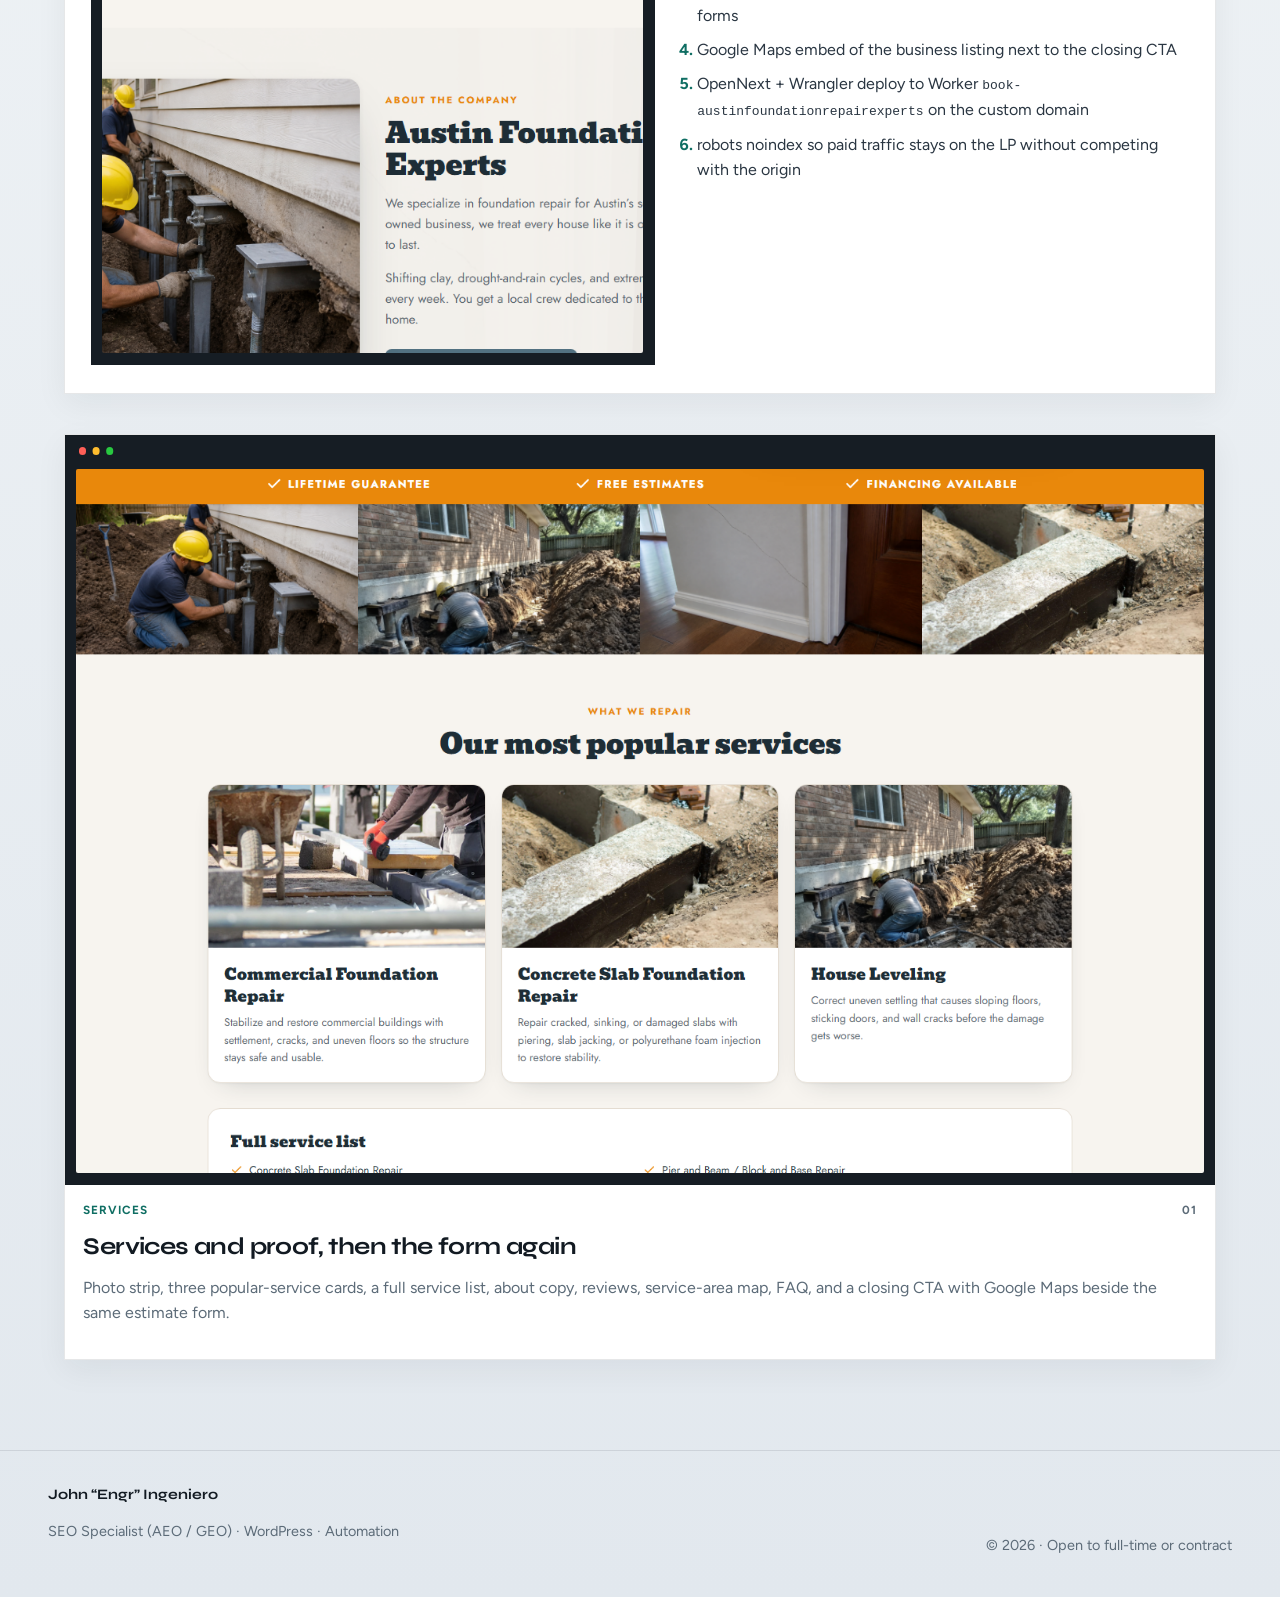
<file: austin-book.html>
<!DOCTYPE html>
<html lang="en">
<head>
  <meta charset="UTF-8" />
  <meta name="viewport" content="width=device-width, initial-scale=1" />
  <title>Austin Foundation Repair booking LP — John Ingeniero</title>
  <meta name="description" content="Conversion booking landing page for Austin Foundation Repair Experts: Next.js on Cloudflare, CallRail tracking, optional SMS consent, and Google Maps." />
  <link rel="canonical" href="https://jingeniero06-cloud.github.io/jingeniero06-cloud/austin-book.html" />
  <link rel="preconnect" href="https://fonts.googleapis.com" />
  <link rel="preconnect" href="https://fonts.gstatic.com" crossorigin />
  <link href="https://fonts.googleapis.com/css2?family=Instrument+Serif:ital@0;1&family=Syne:wght@500;600;700;800&family=Figtree:wght@400;500;600;700&display=swap" rel="stylesheet" />
  <base href="./" />
  <link rel="icon" href="assets/images/logo.svg" type="image/svg+xml" />
  <link rel="apple-touch-icon" href="assets/images/logo.png" />
  <link rel="stylesheet" href="styles.css?v=site7" />
</head>
<body class="inner-page">
  <div class="grain" aria-hidden="true"></div>
  <header class="site-header is-solid" data-header>
    <a class="logo" href="index.html"><img class="logo-mark" src="assets/images/logo.svg" alt="" width="32" height="32" /> John Ingeniero</a>
    <nav class="nav" id="site-nav" data-nav aria-label="Primary">
      <div class="nav-group" data-subnav>
        <button type="button" class="nav-trigger" data-subnav-btn aria-expanded="false">Work</button>
        <div class="nav-dropdown">
          <a href="akua.html">Akua Mind &amp; Body<small>7.8K traffic · indexed ~20→146</small></a>
          <a href="injury-lawstars.html">Injury LawStars<small>FL personal injury · +90.6% clicks</small></a>
          <div class="nav-nested" data-nested-nav>
            <button type="button" class="nav-nested-trigger is-active" data-nested-btn aria-expanded="false">Landing pages<small>4 conversion LPs</small></button>
            <div class="nav-flyout">
              <a href="landing-pages.html">All landing pages<small>Work → Landing pages</small></a>
              <a class="is-active" aria-current="page" href="austin-book.html">Austin Foundation Repair<small>book.austinfoundationrepairexperts.com</small></a>
              <a href="wish-granted.html">Wish Granted Plumbing<small>call.wishgrantedservices.com</small></a>
              <a href="rapid-fence.html">Rapid Fence<small>book.rapidfence.net</small></a>
              <a href="fairway-advisors.html">Fairway Advisors<small>info.fairwayadvisors.com</small></a>
            </div>
          </div>
          <a href="mega-inc.html">Mega Inc. fleet<small>598 production domains</small></a>
          <a href="queue.html">Technical queue<small>553 completed tickets</small></a>
          <a href="campaign-ops.html">Campaign ops<small>10DLC, SMS, handoff</small></a>
          <a href="work.html">Selected work<small>Audits, feeds, on-page SEO</small></a>
        </div>
      </div>
      <a href="index.html#systems">Systems</a>
      <a href="index.html#about">About</a>
      <a href="index.html#connect">Hire</a>
      <a class="nav-resume" href="assets/resume.pdf?v=aeo1" target="_blank" rel="noopener noreferrer">Resume</a>
    </nav>
    <div class="header-actions">
      <a class="header-resume" href="assets/resume.pdf?v=aeo1" target="_blank" rel="noopener noreferrer">Resume</a>
      <a class="btn btn-sm btn-primary" href="https://calendly.com/jingeniero-06/30min" target="_blank" rel="noopener noreferrer">Book a call</a>
      <button class="nav-toggle" type="button" data-nav-toggle aria-expanded="false" aria-controls="site-nav" aria-label="Open menu"><span></span><span></span></button>
    </div>
  </header>
  <header class="page-hero">
    <div class="page-hero-inner">
      <p class="crumb"><a href="index.html">Home</a> · <a href="landing-pages.html">Landing pages</a> · Conversion</p>
      <p class="eyebrow">Conversion landing page · book.austinfoundationrepairexperts.com</p>
      <h1>Austin Foundation Repair Experts — book LP</h1>
      <p>A paid-traffic booking page for a live WordPress origin: estimate form, CallRail, optional SMS consent, Google Maps, and Cloudflare Worker delivery.</p>
    </div>
  </header>
  <main>
    <section class="section work queue-ops">
      <ul class="mega-stats reveal" aria-label="Austin book LP facts">
        <li><strong>Live</strong><span>Custom domain on Cloudflare</span></li>
        <li><strong>Next.js 16</strong><span>App Router + Tailwind v4</span></li>
        <li><strong>OpenNext</strong><span>Worker + R2-style assets</span></li>
        <li><strong>CallRail</strong><span>Number swap + form capture</span></li>
        <li><strong>Noindex</strong><span>Ads LP, origin stays indexed</span></li>
      </ul>

      <div class="work-stack">
        <article class="work-item featured reveal">
          <div class="work-meta"><span class="work-label">Live build</span><span class="work-index">Austin</span></div>
          <figure class="work-media"><img src="assets/images/austin-book/hero.png" alt="Austin Foundation Repair Experts booking landing page hero with estimate form" width="1440" height="900" loading="eager" decoding="async" /></figure>
          <div class="work-body">
            <h3>Book a free estimate — not another WordPress clone</h3>
            <p>The origin site is austinfoundationrepairexperts.com. This subdomain is a conversion surface: headline, trust points, phone CTA, and a full estimate form above the fold. Privacy and terms pages sit next to an unchecked SMS consent checkbox so 10DLC language is present without making consent required.</p>
            <ul class="metric-list">
              <li>Phone, email, street, city, ZIP, service, and notes</li>
              <li>Optional SMS consent · HELP/STOP language · policy links</li>
            </ul>
            <ul class="skill-row"><li>Conversion design</li><li>Next.js</li><li>Cloudflare Workers</li><li>CallRail</li><li>SMS consent UX</li></ul>
            <div class="work-links">
              <a href="https://book.austinfoundationrepairexperts.com/" target="_blank" rel="noopener noreferrer">Live booking page</a>
              <a href="https://austinfoundationrepairexperts.com/" target="_blank" rel="noopener noreferrer">WordPress origin</a>
              <a href="https://github.com/jingeniero06-cloud/austin-foundation-repair-book" target="_blank" rel="noopener noreferrer">GitHub repo</a>
            </div>
          </div>
        </article>
      </div>

      <div class="success-did reveal">
        <div class="success-did-copy">
          <p class="eyebrow">What I did</p>
          <h2>Designed, built, and shipped the booking domain</h2>
          <p>Same stack pattern as other book.* landing pages: Next.js at the edge, lead POST to a Worker route, CallRail on the form, and brand pulled from the live origin.</p>
          <ol class="did-list">
            <li>Conversion layout from the WordPress origin — services, reviews, areas, FAQ, and a sticky phone bar</li>
            <li>Estimate form with validation, optional SMS checkbox, privacy policy, and terms of service</li>
            <li>CallRail swap.js plus form-submit capture on both hero and footer forms</li>
            <li>Google Maps embed of the business listing next to the closing CTA</li>
            <li>OpenNext + Wrangler deploy to Worker <code>book-austinfoundationrepairexperts</code> on the custom domain</li>
            <li>robots noindex so paid traffic stays on the LP without competing with the origin</li>
          </ol>
        </div>
        <figure class="work-media">
          <img src="assets/images/austin-book/about.png" alt="About section and full service list on the Austin booking landing page" width="1440" height="850" loading="lazy" decoding="async" />
        </figure>
      </div>

      <div class="success-gallery">
        <article class="work-item reveal">
          <div class="work-meta"><span class="work-label">Services</span><span class="work-index">01</span></div>
          <figure class="work-media"><img src="assets/images/austin-book/services.png" alt="Photo strip, popular services cards, and full service list" width="1440" height="900" loading="lazy" decoding="async" /></figure>
          <div class="work-body">
            <h3>Services and proof, then the form again</h3>
            <p>Photo strip, three popular-service cards, a full service list, about copy, reviews, service-area map, FAQ, and a closing CTA with Google Maps beside the same estimate form.</p>
          </div>
        </article>
      </div>
    </section>
  </main>
  <footer class="site-footer">
    <div>
      <p class="footer-name">John “Engr” Ingeniero</p>
      <p>SEO Specialist (AEO / GEO) · WordPress · Automation</p>
    </div>
    <p class="footer-note">© <span id="year"></span> · Open to full-time or contract</p>
  </footer>
  <script src="script.js?v=site6"></script>
</body>
</html>
</file>
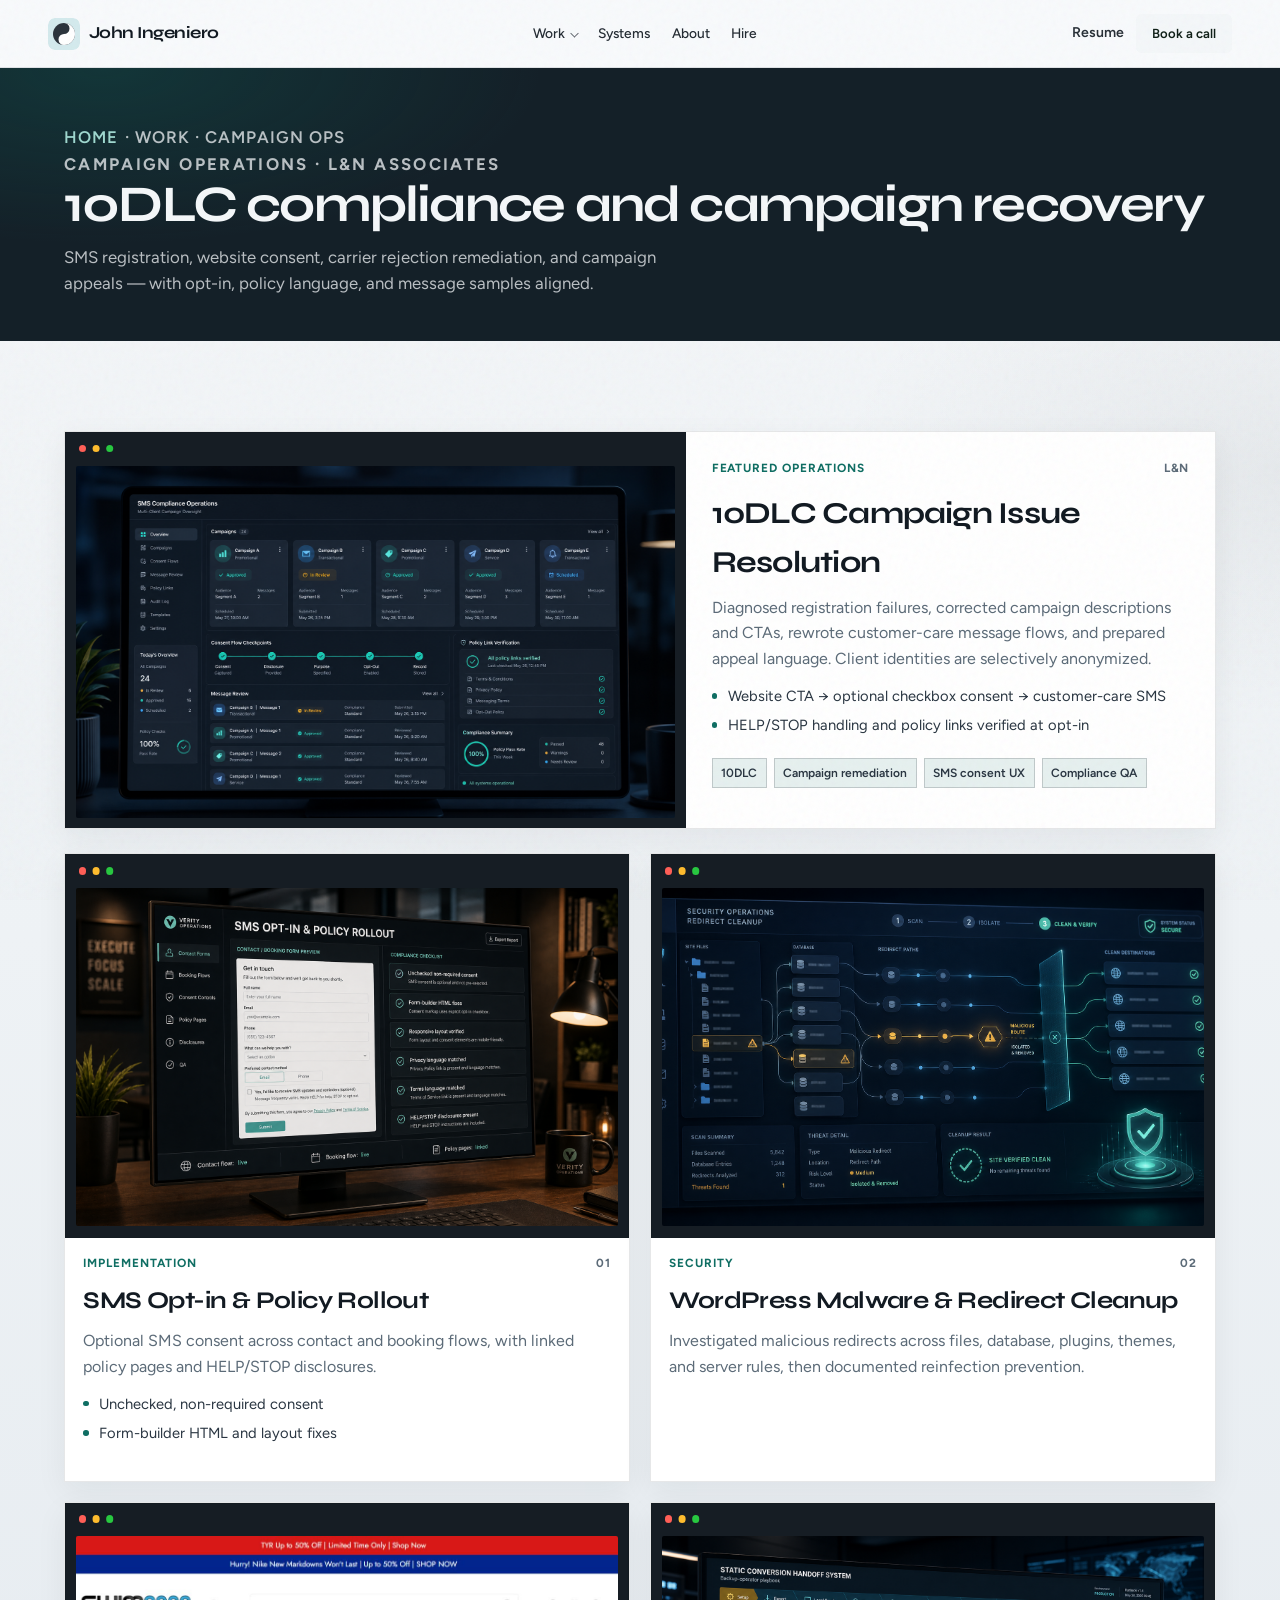
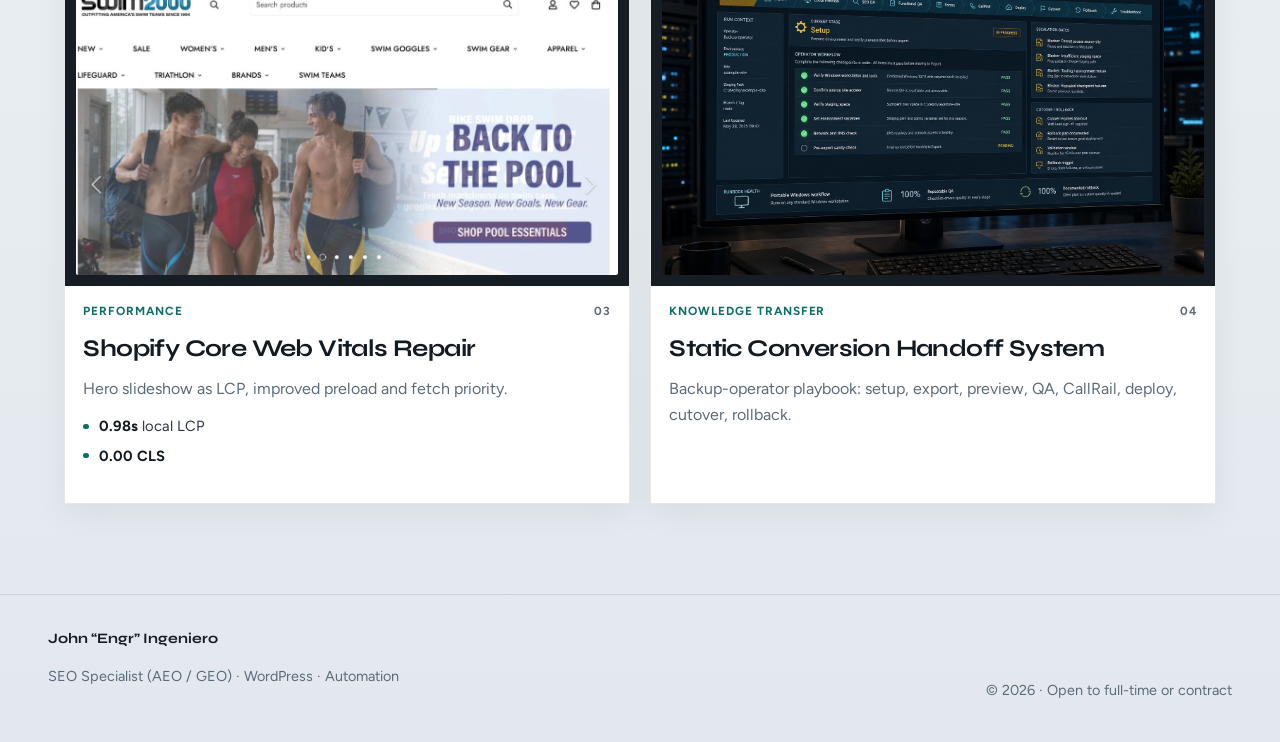
<file: campaign-ops.html>
<!DOCTYPE html>
<html lang="en">
<head>
  <meta charset="UTF-8" />
  <meta name="viewport" content="width=device-width, initial-scale=1" />
  <title>Campaign ops — John Ingeniero</title>
  <meta name="description" content="10DLC campaign recovery, SMS opt-in rollout, malware cleanup, Core Web Vitals, and static conversion handoff." />
  <link rel="canonical" href="https://jingeniero06-cloud.github.io/jingeniero06-cloud/campaign-ops.html" />
  <link rel="preconnect" href="https://fonts.googleapis.com" />
  <link rel="preconnect" href="https://fonts.gstatic.com" crossorigin />
  <link href="https://fonts.googleapis.com/css2?family=Instrument+Serif:ital@0;1&family=Syne:wght@500;600;700;800&family=Figtree:wght@400;500;600;700&display=swap" rel="stylesheet" />
  <base href="./" />
  <link rel="icon" href="assets/images/logo.svg" type="image/svg+xml" />
  <link rel="apple-touch-icon" href="assets/images/logo.png" />
  <link rel="stylesheet" href="styles.css?v=site7" />
</head>
<body class="inner-page">
  <div class="grain" aria-hidden="true"></div>
  <header class="site-header is-solid" data-header>
    <a class="logo" href="index.html"><img class="logo-mark" src="assets/images/logo.svg" alt="" width="32" height="32" /> John Ingeniero</a>
    <nav class="nav" id="site-nav" data-nav aria-label="Primary">
      <div class="nav-group" data-subnav>
        <button type="button" class="nav-trigger" data-subnav-btn aria-expanded="false">Work</button>
        <div class="nav-dropdown">
          <a href="akua.html">Akua Mind &amp; Body<small>7.8K traffic · indexed ~20→146</small></a>
          <a href="injury-lawstars.html">Injury LawStars<small>FL personal injury · +90.6% clicks</small></a>
          <div class="nav-nested" data-nested-nav>
            <button type="button" class="nav-nested-trigger" data-nested-btn aria-expanded="false">Landing pages<small>4 conversion LPs</small></button>
            <div class="nav-flyout">
              <a href="landing-pages.html">All landing pages<small>Work → Landing pages</small></a>
              <a href="austin-book.html">Austin Foundation Repair<small>book.austinfoundationrepairexperts.com</small></a>
              <a href="wish-granted.html">Wish Granted Plumbing<small>call.wishgrantedservices.com</small></a>
              <a href="rapid-fence.html">Rapid Fence<small>book.rapidfence.net</small></a>
              <a href="fairway-advisors.html">Fairway Advisors<small>info.fairwayadvisors.com</small></a>
            </div>
          </div>
          <a href="mega-inc.html">Mega Inc. fleet<small>598 production domains</small></a>
          <a href="queue.html">Technical queue<small>553 completed tickets</small></a>
          <a class="is-active" href="campaign-ops.html" aria-current="page">Campaign ops<small>10DLC, SMS, handoff</small></a>
          <a href="work.html">Selected work<small>Audits, feeds, on-page SEO</small></a>
        </div>
      </div>
      <a href="index.html#systems">Systems</a>
      <a href="index.html#about">About</a>
      <a href="index.html#connect">Hire</a>
      <a class="nav-resume" href="assets/resume.pdf?v=aeo1" target="_blank" rel="noopener noreferrer">Resume</a>
    </nav>
    <div class="header-actions">
      <a class="header-resume" href="assets/resume.pdf?v=aeo1" target="_blank" rel="noopener noreferrer">Resume</a>
      <a class="btn btn-sm btn-primary" href="https://calendly.com/jingeniero-06/30min" target="_blank" rel="noopener noreferrer">Book a call</a>
      <button class="nav-toggle" type="button" data-nav-toggle aria-expanded="false" aria-controls="site-nav" aria-label="Open menu"><span></span><span></span></button>
    </div>
  </header>
  <header class="page-hero">
    <div class="page-hero-inner">
      <p class="crumb"><a href="index.html">Home</a> · Work · Campaign ops</p>
      <p class="eyebrow">Campaign operations · L&amp;N Associates</p>
      <h1>10DLC compliance and campaign recovery</h1>
      <p>SMS registration, website consent, carrier rejection remediation, and campaign appeals — with opt-in, policy language, and message samples aligned.</p>
    </div>
  </header>
  <main>
    <section class="section work">
      <div class="work-stack">
        <article class="work-item featured reveal">
          <div class="work-meta"><span class="work-label">Featured operations</span><span class="work-index">L&amp;N</span></div>
          <figure class="work-media"><img src="assets/images/campaign-operations-generated.png" alt="SMS compliance operations dashboard" width="1536" height="864" loading="lazy" decoding="async" /></figure>
          <div class="work-body">
            <h3>10DLC Campaign Issue Resolution</h3>
            <p>Diagnosed registration failures, corrected campaign descriptions and CTAs, rewrote customer-care message flows, and prepared appeal language. Client identities are selectively anonymized.</p>
            <ul class="metric-list">
              <li>Website CTA → optional checkbox consent → customer-care SMS</li>
              <li>HELP/STOP handling and policy links verified at opt-in</li>
            </ul>
            <ul class="skill-row"><li>10DLC</li><li>Campaign remediation</li><li>SMS consent UX</li><li>Compliance QA</li></ul>
          </div>
        </article>
        <div class="work-grid">
          <article class="work-item reveal">
            <div class="work-meta"><span class="work-label">Implementation</span><span class="work-index">01</span></div>
            <figure class="work-media"><img src="assets/canvas/sms-optin-policy-rollout.png" alt="SMS opt-in and policy rollout canvas" width="1536" height="864" loading="lazy" decoding="async" /></figure>
            <div class="work-body">
              <h3>SMS Opt-in &amp; Policy Rollout</h3>
              <p>Optional SMS consent across contact and booking flows, with linked policy pages and HELP/STOP disclosures.</p>
              <ul class="metric-list"><li>Unchecked, non-required consent</li><li>Form-builder HTML and layout fixes</li></ul>
            </div>
          </article>
          <article class="work-item reveal">
            <div class="work-meta"><span class="work-label">Security</span><span class="work-index">02</span></div>
            <figure class="work-media"><img src="assets/images/security-cleanup-generated.png" alt="Malware redirect cleanup workflow" width="1536" height="864" loading="lazy" decoding="async" /></figure>
            <div class="work-body">
              <h3>WordPress Malware &amp; Redirect Cleanup</h3>
              <p>Investigated malicious redirects across files, database, plugins, themes, and server rules, then documented reinfection prevention.</p>
            </div>
          </article>
          <article class="work-item reveal">
            <div class="work-meta"><span class="work-label">Performance</span><span class="work-index">03</span></div>
            <figure class="work-media"><img src="assets/images/swim2000-homepage.png" alt="Swim2000 homepage" width="1265" height="712" loading="lazy" decoding="async" /></figure>
            <div class="work-body">
              <h3>Shopify Core Web Vitals Repair</h3>
              <p>Hero slideshow as LCP, improved preload and fetch priority.</p>
              <ul class="metric-list"><li><span>0.98s</span> local LCP</li><li><span>0.00 CLS</span></li></ul>
            </div>
          </article>
          <article class="work-item reveal">
            <div class="work-meta"><span class="work-label">Knowledge transfer</span><span class="work-index">04</span></div>
            <figure class="work-media"><img src="assets/canvas/static-conversion-handoff.png" alt="Static conversion handoff playbook" width="1536" height="864" loading="lazy" decoding="async" /></figure>
            <div class="work-body">
              <h3>Static Conversion Handoff System</h3>
              <p>Backup-operator playbook: setup, export, preview, QA, CallRail, deploy, cutover, rollback.</p>
            </div>
          </article>
        </div>
      </div>
    </section>
  </main>
  <footer class="site-footer">
    <div>
      <p class="footer-name">John “Engr” Ingeniero</p>
      <p>SEO Specialist (AEO / GEO) · WordPress · Automation</p>
    </div>
    <p class="footer-note">© <span id="year"></span> · Open to full-time or contract</p>
  </footer>
  <script src="script.js?v=site6"></script>
</body>
</html>
</file>
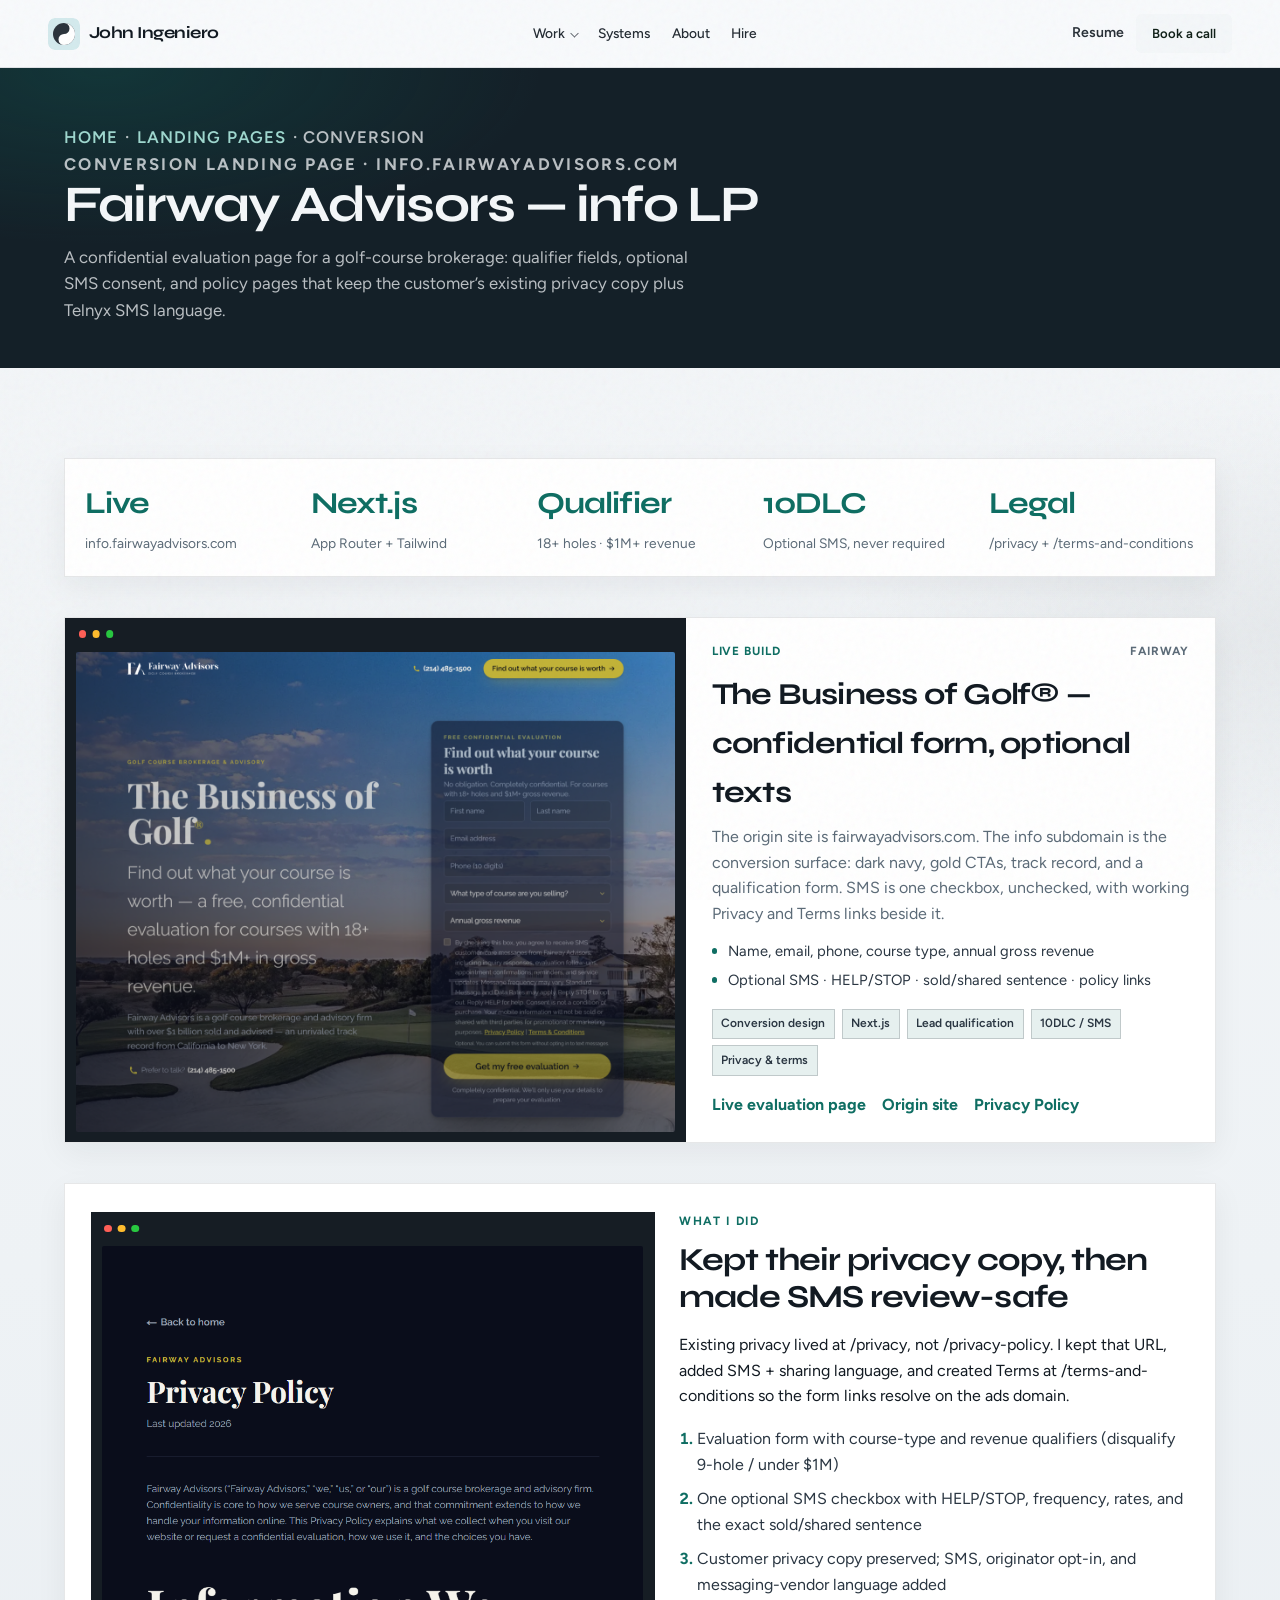
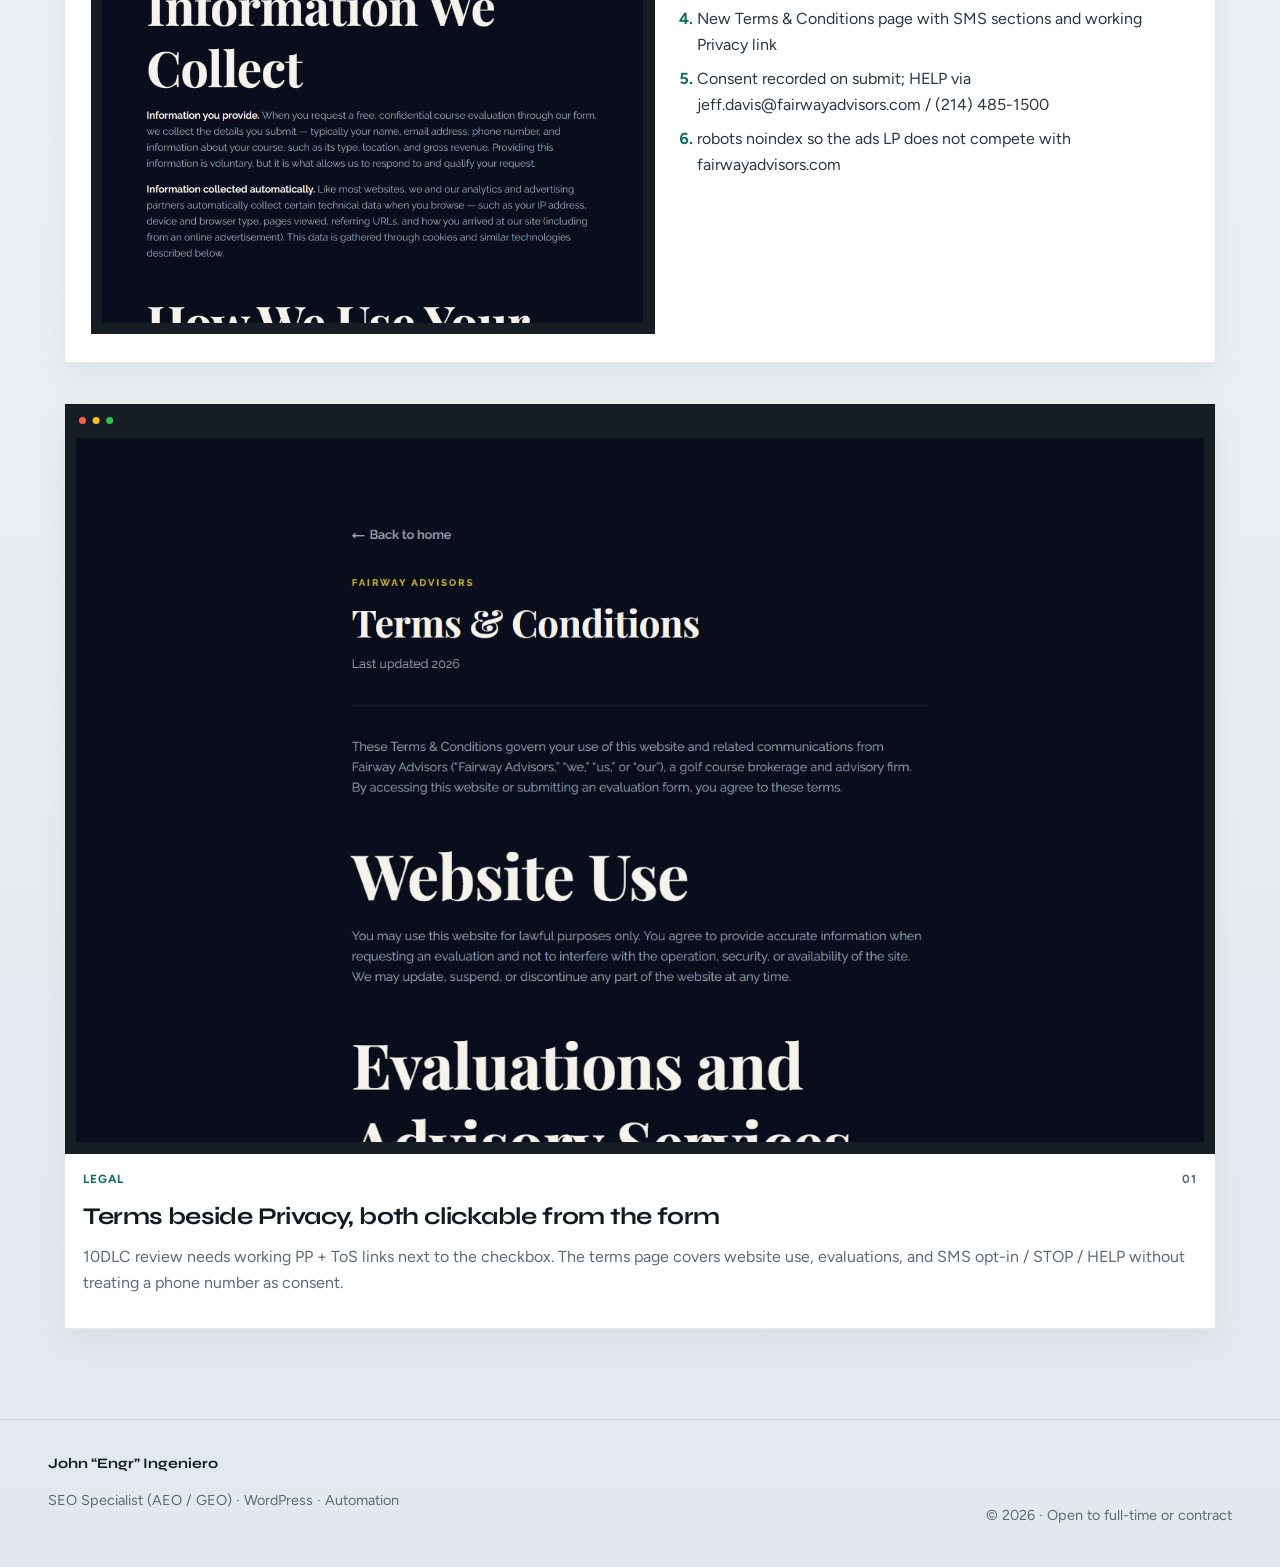
<file: fairway-advisors.html>
<!DOCTYPE html>
<html lang="en">
<head>
  <meta charset="UTF-8" />
  <meta name="viewport" content="width=device-width, initial-scale=1" />
  <title>Fairway Advisors evaluation LP — John Ingeniero</title>
  <meta name="description" content="Conversion landing page for Fairway Advisors: confidential golf-course evaluation form, optional SMS consent, privacy/terms, live at info.fairwayadvisors.com." />
  <link rel="canonical" href="https://jingeniero06-cloud.github.io/jingeniero06-cloud/fairway-advisors.html" />
  <link rel="preconnect" href="https://fonts.googleapis.com" />
  <link rel="preconnect" href="https://fonts.gstatic.com" crossorigin />
  <link href="https://fonts.googleapis.com/css2?family=Instrument+Serif:ital@0;1&family=Syne:wght@500;600;700;800&family=Figtree:wght@400;500;600;700&display=swap" rel="stylesheet" />
  <base href="./" />
  <link rel="icon" href="assets/images/logo.svg" type="image/svg+xml" />
  <link rel="apple-touch-icon" href="assets/images/logo.png" />
  <link rel="stylesheet" href="styles.css?v=site7" />
</head>
<body class="inner-page">
  <div class="grain" aria-hidden="true"></div>
  <header class="site-header is-solid" data-header>
    <a class="logo" href="index.html"><img class="logo-mark" src="assets/images/logo.svg" alt="" width="32" height="32" /> John Ingeniero</a>
    <nav class="nav" id="site-nav" data-nav aria-label="Primary">
      <div class="nav-group" data-subnav>
        <button type="button" class="nav-trigger" data-subnav-btn aria-expanded="false">Work</button>
        <div class="nav-dropdown">
          <a href="akua.html">Akua Mind &amp; Body<small>7.8K traffic · indexed ~20→146</small></a>
          <a href="injury-lawstars.html">Injury LawStars<small>FL personal injury · +90.6% clicks</small></a>
          <div class="nav-nested" data-nested-nav>
            <button type="button" class="nav-nested-trigger is-active" data-nested-btn aria-expanded="false">Landing pages<small>4 conversion LPs</small></button>
            <div class="nav-flyout">
              <a href="landing-pages.html">All landing pages<small>Work → Landing pages</small></a>
              <a href="austin-book.html">Austin Foundation Repair<small>book.austinfoundationrepairexperts.com</small></a>
              <a href="wish-granted.html">Wish Granted Plumbing<small>call.wishgrantedservices.com</small></a>
              <a href="rapid-fence.html">Rapid Fence<small>book.rapidfence.net</small></a>
              <a class="is-active" aria-current="page" href="fairway-advisors.html">Fairway Advisors<small>info.fairwayadvisors.com</small></a>
            </div>
          </div>
          <a href="mega-inc.html">Mega Inc. fleet<small>598 production domains</small></a>
          <a href="queue.html">Technical queue<small>553 completed tickets</small></a>
          <a href="campaign-ops.html">Campaign ops<small>10DLC, SMS, handoff</small></a>
          <a href="work.html">Selected work<small>Audits, feeds, on-page SEO</small></a>
        </div>
      </div>
      <a href="index.html#systems">Systems</a>
      <a href="index.html#about">About</a>
      <a href="index.html#connect">Hire</a>
      <a class="nav-resume" href="assets/resume.pdf?v=aeo1" target="_blank" rel="noopener noreferrer">Resume</a>
    </nav>
    <div class="header-actions">
      <a class="header-resume" href="assets/resume.pdf?v=aeo1" target="_blank" rel="noopener noreferrer">Resume</a>
      <a class="btn btn-sm btn-primary" href="https://calendly.com/jingeniero-06/30min" target="_blank" rel="noopener noreferrer">Book a call</a>
      <button class="nav-toggle" type="button" data-nav-toggle aria-expanded="false" aria-controls="site-nav" aria-label="Open menu"><span></span><span></span></button>
    </div>
  </header>
  <header class="page-hero">
    <div class="page-hero-inner">
      <p class="crumb"><a href="index.html">Home</a> · <a href="landing-pages.html">Landing pages</a> · Conversion</p>
      <p class="eyebrow">Conversion landing page · info.fairwayadvisors.com</p>
      <h1>Fairway Advisors — info LP</h1>
      <p>A confidential evaluation page for a golf-course brokerage: qualifier fields, optional SMS consent, and policy pages that keep the customer’s existing privacy copy plus Telnyx SMS language.</p>
    </div>
  </header>
  <main>
    <section class="section work queue-ops">
      <ul class="mega-stats reveal" aria-label="Fairway Advisors LP facts">
        <li><strong>Live</strong><span>info.fairwayadvisors.com</span></li>
        <li><strong>Next.js</strong><span>App Router + Tailwind</span></li>
        <li><strong>Qualifier</strong><span>18+ holes · $1M+ revenue</span></li>
        <li><strong>10DLC</strong><span>Optional SMS, never required</span></li>
        <li><strong>Legal</strong><span>/privacy + /terms-and-conditions</span></li>
      </ul>

      <div class="work-stack">
        <article class="work-item featured reveal">
          <div class="work-meta"><span class="work-label">Live build</span><span class="work-index">Fairway</span></div>
          <figure class="work-media"><img src="assets/images/fairway-advisors/hero.png" alt="Fairway Advisors evaluation landing page with confidential form and optional SMS consent" width="1440" height="1100" loading="eager" decoding="async" /></figure>
          <div class="work-body">
            <h3>The Business of Golf® — confidential form, optional texts</h3>
            <p>The origin site is fairwayadvisors.com. The info subdomain is the conversion surface: dark navy, gold CTAs, track record, and a qualification form. SMS is one checkbox, unchecked, with working Privacy and Terms links beside it.</p>
            <ul class="metric-list">
              <li>Name, email, phone, course type, annual gross revenue</li>
              <li>Optional SMS · HELP/STOP · sold/shared sentence · policy links</li>
            </ul>
            <ul class="skill-row"><li>Conversion design</li><li>Next.js</li><li>Lead qualification</li><li>10DLC / SMS</li><li>Privacy &amp; terms</li></ul>
            <div class="work-links">
              <a href="https://info.fairwayadvisors.com/" target="_blank" rel="noopener noreferrer">Live evaluation page</a>
              <a href="https://fairwayadvisors.com/" target="_blank" rel="noopener noreferrer">Origin site</a>
              <a href="https://info.fairwayadvisors.com/privacy" target="_blank" rel="noopener noreferrer">Privacy Policy</a>
            </div>
          </div>
        </article>
      </div>

      <div class="success-did reveal">
        <div class="success-did-copy">
          <p class="eyebrow">What I did</p>
          <h2>Kept their privacy copy, then made SMS review-safe</h2>
          <p>Existing privacy lived at /privacy, not /privacy-policy. I kept that URL, added SMS + sharing language, and created Terms at /terms-and-conditions so the form links resolve on the ads domain.</p>
          <ol class="did-list">
            <li>Evaluation form with course-type and revenue qualifiers (disqualify 9-hole / under $1M)</li>
            <li>One optional SMS checkbox with HELP/STOP, frequency, rates, and the exact sold/shared sentence</li>
            <li>Customer privacy copy preserved; SMS, originator opt-in, and messaging-vendor language added</li>
            <li>New Terms &amp; Conditions page with SMS sections and working Privacy link</li>
            <li>Consent recorded on submit; HELP via jeff.davis@fairwayadvisors.com / (214) 485-1500</li>
            <li>robots noindex so the ads LP does not compete with fairwayadvisors.com</li>
          </ol>
        </div>
        <figure class="work-media">
          <img src="assets/images/fairway-advisors/privacy.png" alt="Fairway Advisors Privacy Policy on the dark branded legal layout" width="1440" height="1100" loading="lazy" decoding="async" />
        </figure>
      </div>

      <div class="success-gallery">
        <article class="work-item reveal">
          <div class="work-meta"><span class="work-label">Legal</span><span class="work-index">01</span></div>
          <figure class="work-media"><img src="assets/images/fairway-advisors/terms.png" alt="Fairway Advisors Terms and Conditions page" width="1440" height="900" loading="lazy" decoding="async" /></figure>
          <div class="work-body">
            <h3>Terms beside Privacy, both clickable from the form</h3>
            <p>10DLC review needs working PP + ToS links next to the checkbox. The terms page covers website use, evaluations, and SMS opt-in / STOP / HELP without treating a phone number as consent.</p>
          </div>
        </article>
      </div>
    </section>
  </main>
  <footer class="site-footer">
    <div>
      <p class="footer-name">John “Engr” Ingeniero</p>
      <p>SEO Specialist (AEO / GEO) · WordPress · Automation</p>
    </div>
    <p class="footer-note">© <span id="year"></span> · Open to full-time or contract</p>
  </footer>
  <script src="script.js?v=site6"></script>
</body>
</html>
</file>
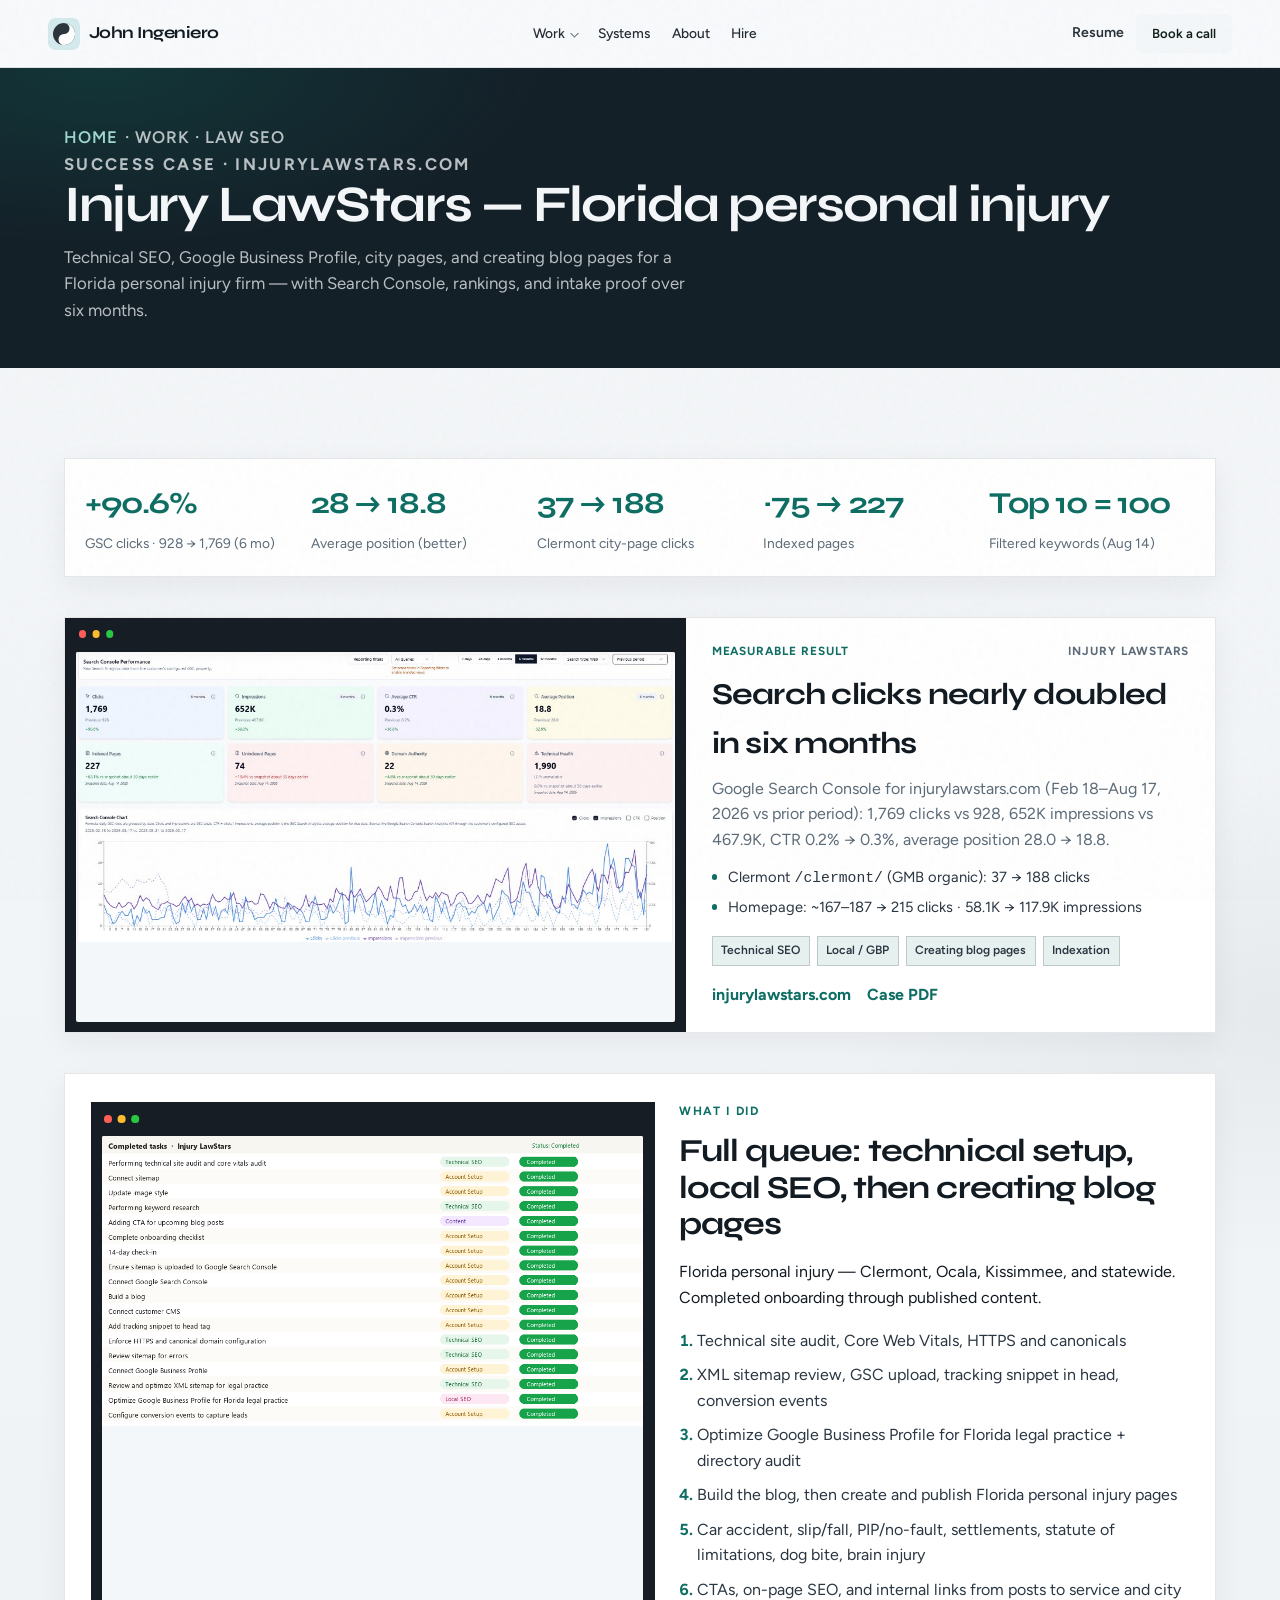
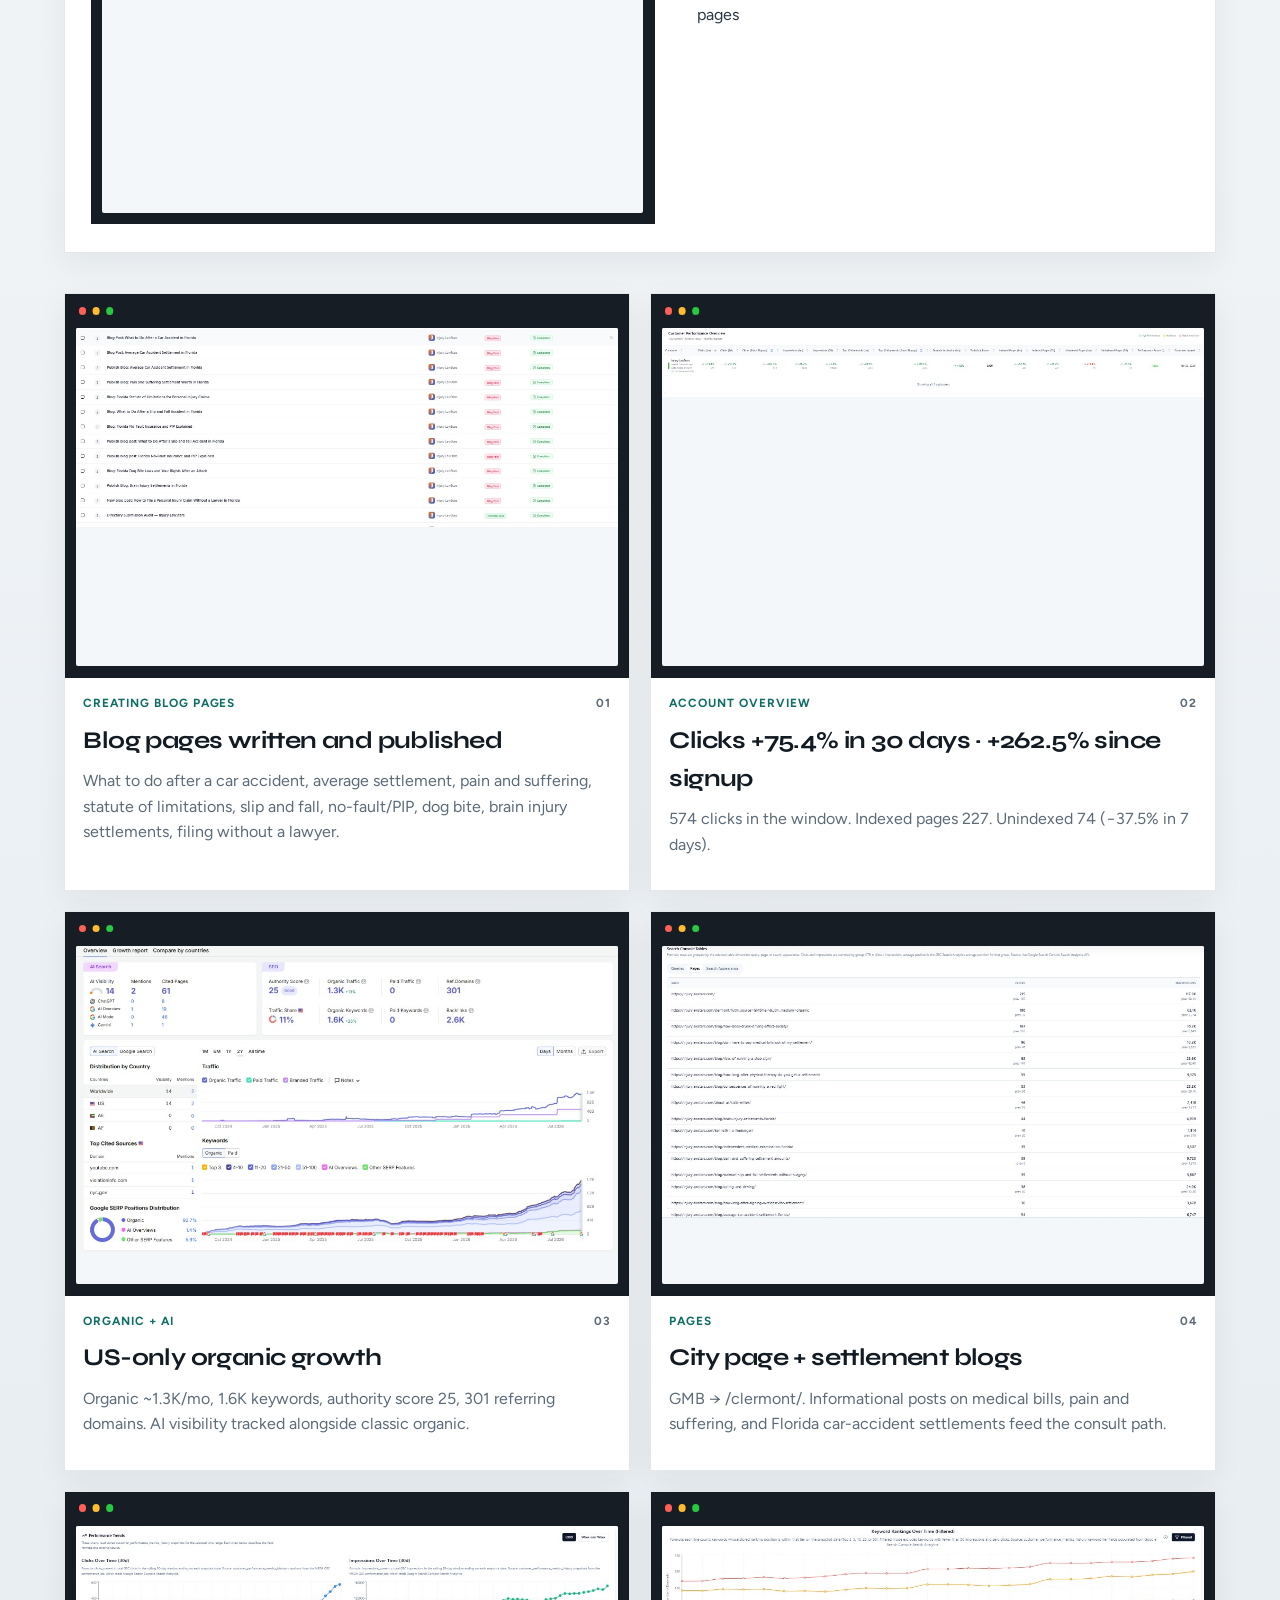
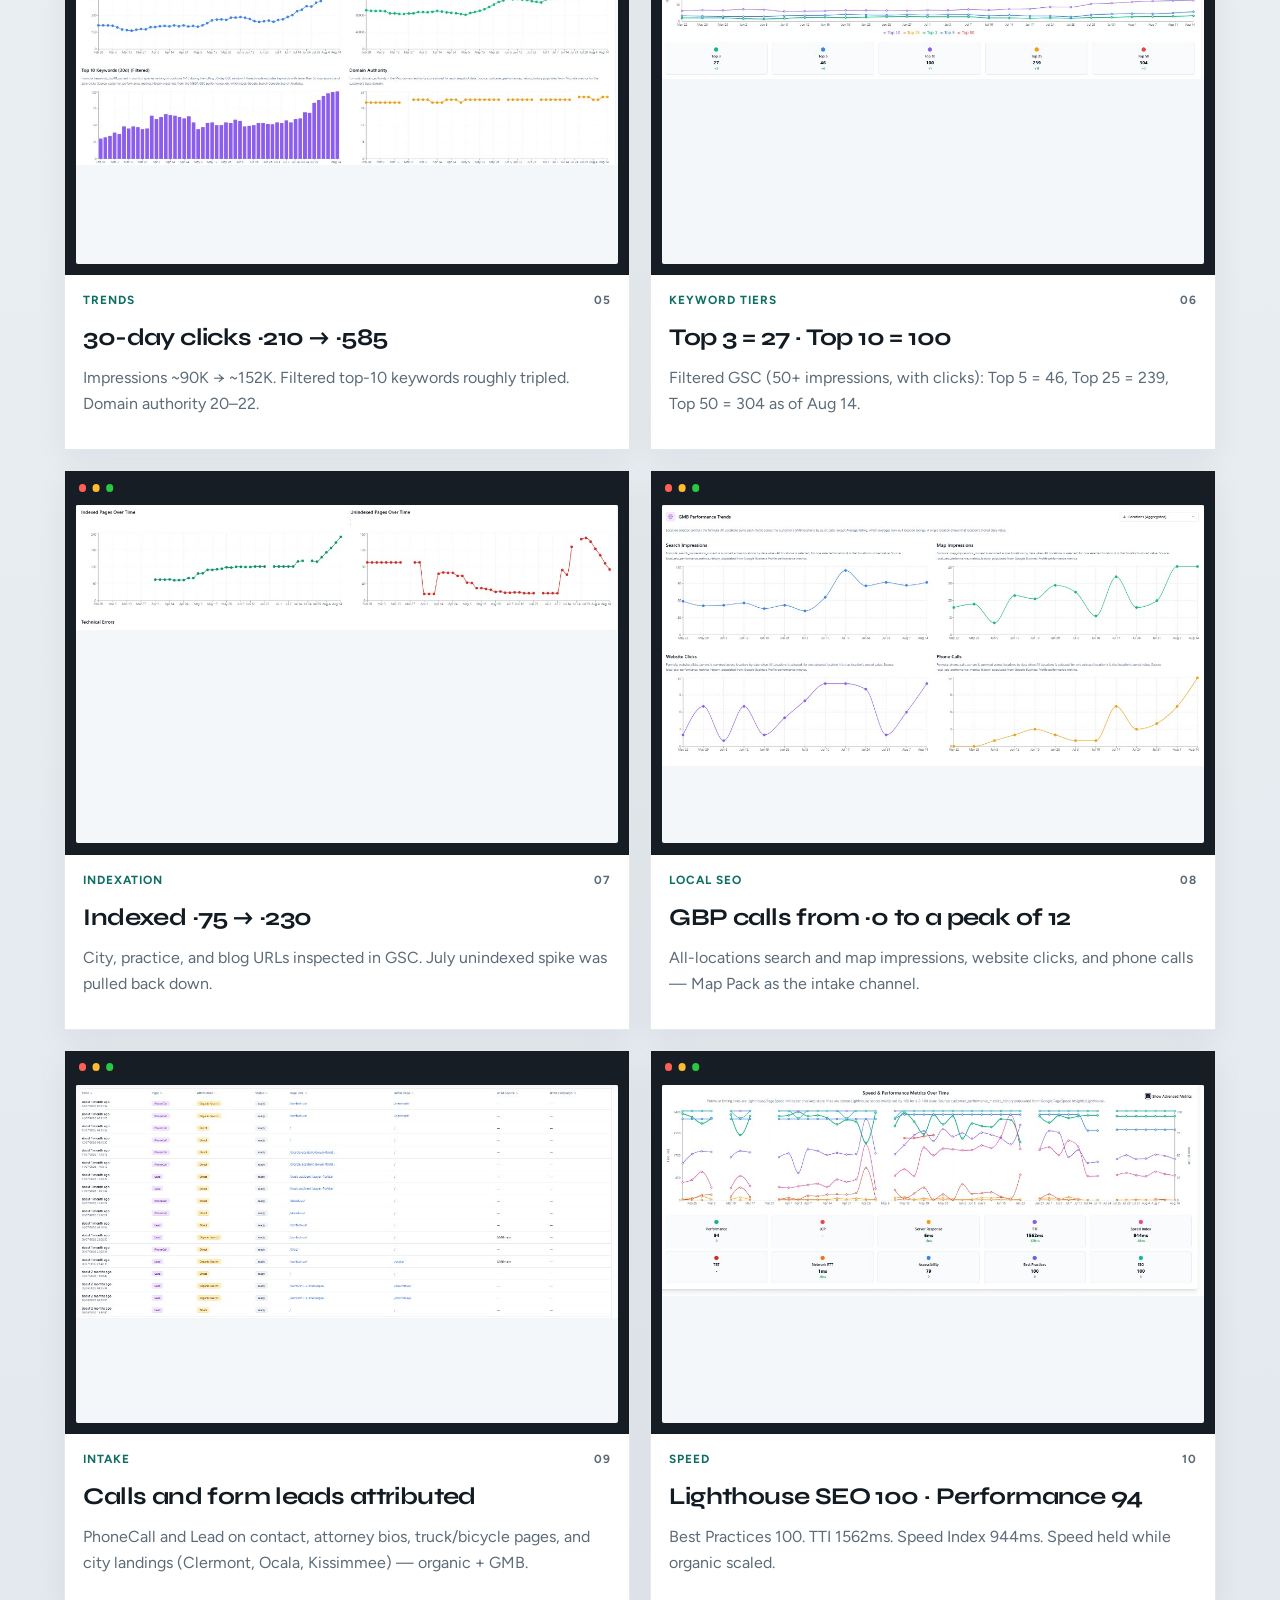
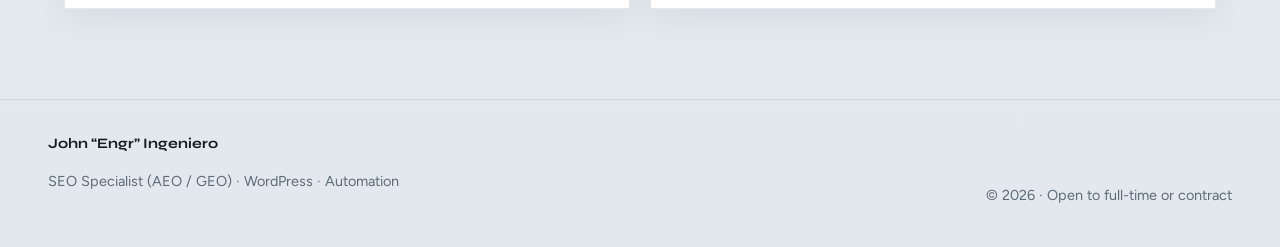
<file: injury-lawstars.html>
<!DOCTYPE html>
<html lang="en">
<head>
  <meta charset="UTF-8" />
  <meta name="viewport" content="width=device-width, initial-scale=1" />
  <title>Injury LawStars — Florida personal injury SEO — John Ingeniero</title>
  <meta name="description" content="Florida personal injury SEO for injurylawstars.com: 6-month GSC clicks 928 → 1,769 (+90.6%), average position 28 → 18.8, Clermont city page 37 → 188 clicks." />
  <link rel="canonical" href="https://jingeniero06-cloud.github.io/jingeniero06-cloud/injury-lawstars.html" />
  <link rel="preconnect" href="https://fonts.googleapis.com" />
  <link rel="preconnect" href="https://fonts.gstatic.com" crossorigin />
  <link href="https://fonts.googleapis.com/css2?family=Instrument+Serif:ital@0;1&family=Syne:wght@500;600;700;800&family=Figtree:wght@400;500;600;700&display=swap" rel="stylesheet" />
  <base href="./" />
  <link rel="icon" href="assets/images/logo.svg" type="image/svg+xml" />
  <link rel="apple-touch-icon" href="assets/images/logo.png" />
  <link rel="stylesheet" href="styles.css?v=site7" />
</head>
<body class="inner-page">
  <div class="grain" aria-hidden="true"></div>
  <header class="site-header is-solid" data-header>
    <a class="logo" href="index.html"><img class="logo-mark" src="assets/images/logo.svg" alt="" width="32" height="32" /> John Ingeniero</a>
    <nav class="nav" id="site-nav" data-nav aria-label="Primary">
      <div class="nav-group" data-subnav>
        <button type="button" class="nav-trigger" data-subnav-btn aria-expanded="false">Work</button>
        <div class="nav-dropdown">
          <a href="akua.html">Akua Mind &amp; Body<small>7.8K traffic · indexed ~20→146</small></a>
          <a class="is-active" href="injury-lawstars.html" aria-current="page">Injury LawStars<small>FL personal injury · +90.6% clicks</small></a>
          <div class="nav-nested" data-nested-nav>
            <button type="button" class="nav-nested-trigger" data-nested-btn aria-expanded="false">Landing pages<small>4 conversion LPs</small></button>
            <div class="nav-flyout">
              <a href="landing-pages.html">All landing pages<small>Work → Landing pages</small></a>
              <a href="austin-book.html">Austin Foundation Repair<small>book.austinfoundationrepairexperts.com</small></a>
              <a href="wish-granted.html">Wish Granted Plumbing<small>call.wishgrantedservices.com</small></a>
              <a href="rapid-fence.html">Rapid Fence<small>book.rapidfence.net</small></a>
              <a href="fairway-advisors.html">Fairway Advisors<small>info.fairwayadvisors.com</small></a>
            </div>
          </div>
          <a href="mega-inc.html">Mega Inc. fleet<small>598 production domains</small></a>
          <a href="queue.html">Technical queue<small>553 completed tickets</small></a>
          <a href="campaign-ops.html">Campaign ops<small>10DLC, SMS, handoff</small></a>
          <a href="work.html">Selected work<small>Audits, feeds, on-page SEO</small></a>
        </div>
      </div>
      <a href="index.html#systems">Systems</a>
      <a href="index.html#about">About</a>
      <a href="index.html#connect">Hire</a>
      <a class="nav-resume" href="assets/resume.pdf?v=aeo1" target="_blank" rel="noopener noreferrer">Resume</a>
    </nav>
    <div class="header-actions">
      <a class="header-resume" href="assets/resume.pdf?v=aeo1" target="_blank" rel="noopener noreferrer">Resume</a>
      <a class="btn btn-sm btn-primary" href="https://calendly.com/jingeniero-06/30min" target="_blank" rel="noopener noreferrer">Book a call</a>
      <button class="nav-toggle" type="button" data-nav-toggle aria-expanded="false" aria-controls="site-nav" aria-label="Open menu"><span></span><span></span></button>
    </div>
  </header>
  <header class="page-hero">
    <div class="page-hero-inner">
      <p class="crumb"><a href="index.html">Home</a> · Work · Law SEO</p>
      <p class="eyebrow">Success case · injurylawstars.com</p>
      <h1>Injury LawStars — Florida personal injury</h1>
      <p>Technical SEO, Google Business Profile, city pages, and creating blog pages for a Florida personal injury firm — with Search Console, rankings, and intake proof over six months.</p>
    </div>
  </header>
  <main>
    <section class="section work queue-ops">
      <ul class="mega-stats reveal" aria-label="Injury LawStars measurable results">
        <li><strong>+90.6%</strong><span>GSC clicks · 928 → 1,769 (6 mo)</span></li>
        <li><strong>28 → 18.8</strong><span>Average position (better)</span></li>
        <li><strong>37 → 188</strong><span>Clermont city-page clicks</span></li>
        <li><strong>~75 → 227</strong><span>Indexed pages</span></li>
        <li><strong>Top 10 = 100</strong><span>Filtered keywords (Aug 14)</span></li>
      </ul>

      <div class="work-stack">
        <article class="work-item featured reveal">
          <div class="work-meta"><span class="work-label">Measurable result</span><span class="work-index">Injury LawStars</span></div>
          <figure class="work-media work-media-dash"><img src="assets/images/injury-lawstars/04-gsc-6mo-vs-prior.png" alt="Search Console 6-month comparison: 1,769 clicks (+90.6%), 652K impressions (+39.3%), average position 18.8" width="1600" height="900" loading="eager" decoding="async" /></figure>
          <div class="work-body">
            <h3>Search clicks nearly doubled in six months</h3>
            <p>Google Search Console for injurylawstars.com (Feb 18–Aug 17, 2026 vs prior period): 1,769 clicks vs 928, 652K impressions vs 467.9K, CTR 0.2% → 0.3%, average position 28.0 → 18.8.</p>
            <ul class="metric-list">
              <li>Clermont <code>/clermont/</code> (GMB organic): 37 → 188 clicks</li>
              <li>Homepage: ~167–187 → 215 clicks · 58.1K → 117.9K impressions</li>
            </ul>
            <ul class="skill-row"><li>Technical SEO</li><li>Local / GBP</li><li>Creating blog pages</li><li>Indexation</li></ul>
            <div class="work-links">
              <a href="https://injurylawstars.com/" target="_blank" rel="noopener noreferrer">injurylawstars.com</a>
              <a href="assets/injury-lawstars-case.pdf" target="_blank" rel="noopener noreferrer">Case PDF</a>
            </div>
          </div>
        </article>
      </div>

      <div class="success-did reveal">
        <div class="success-did-copy">
          <p class="eyebrow">What I did</p>
          <h2>Full queue: technical setup, local SEO, then creating blog pages</h2>
          <p>Florida personal injury — Clermont, Ocala, Kissimmee, and statewide. Completed onboarding through published content.</p>
          <ol class="did-list">
            <li>Technical site audit, Core Web Vitals, HTTPS and canonicals</li>
            <li>XML sitemap review, GSC upload, tracking snippet in head, conversion events</li>
            <li>Optimize Google Business Profile for Florida legal practice + directory audit</li>
            <li>Build the blog, then create and publish Florida personal injury pages</li>
            <li>Car accident, slip/fall, PIP/no-fault, settlements, statute of limitations, dog bite, brain injury</li>
            <li>CTAs, on-page SEO, and internal links from posts to service and city pages</li>
          </ol>
        </div>
        <figure class="work-media work-media-dash">
          <img src="assets/images/injury-lawstars/12-onboarding-tasks.png" alt="Completed technical, local, and setup tasks for Injury LawStars" width="1400" height="1600" loading="lazy" decoding="async" />
        </figure>
      </div>

      <div class="success-gallery">
        <article class="work-item reveal">
          <div class="work-meta"><span class="work-label">Creating blog pages</span><span class="work-index">01</span></div>
          <figure class="work-media work-media-dash"><img src="assets/images/injury-lawstars/13-blog-and-directory-tasks.png" alt="Completed Florida personal injury blog posts and directory audit" width="1600" height="900" loading="lazy" decoding="async" /></figure>
          <div class="work-body">
            <h3>Blog pages written and published</h3>
            <p>What to do after a car accident, average settlement, pain and suffering, statute of limitations, slip and fall, no-fault/PIP, dog bite, brain injury settlements, filing without a lawyer.</p>
          </div>
        </article>
        <article class="work-item reveal">
          <div class="work-meta"><span class="work-label">Account overview</span><span class="work-index">02</span></div>
          <figure class="work-media work-media-dash"><img src="assets/images/injury-lawstars/01-customer-performance-overview.png" alt="Injury LawStars customer performance overview with clicks, impressions, and indexation" width="1600" height="400" loading="lazy" decoding="async" /></figure>
          <div class="work-body">
            <h3>Clicks +75.4% in 30 days · +262.5% since signup</h3>
            <p>574 clicks in the window. Indexed pages 227. Unindexed 74 (−37.5% in 7 days).</p>
          </div>
        </article>
        <article class="work-item reveal">
          <div class="work-meta"><span class="work-label">Organic + AI</span><span class="work-index">03</span></div>
          <figure class="work-media work-media-dash"><img src="assets/images/injury-lawstars/02-semrush-organic-ai.png" alt="Organic traffic, keywords, and AI search visibility for Injury LawStars" width="1600" height="900" loading="lazy" decoding="async" /></figure>
          <div class="work-body">
            <h3>US-only organic growth</h3>
            <p>Organic ~1.3K/mo, 1.6K keywords, authority score 25, 301 referring domains. AI visibility tracked alongside classic organic.</p>
          </div>
        </article>
        <article class="work-item reveal">
          <div class="work-meta"><span class="work-label">Pages</span><span class="work-index">04</span></div>
          <figure class="work-media work-media-dash"><img src="assets/images/injury-lawstars/05-gsc-pages.png" alt="Search Console pages: homepage, Clermont city page, and personal injury blogs" width="1600" height="900" loading="lazy" decoding="async" /></figure>
          <div class="work-body">
            <h3>City page + settlement blogs</h3>
            <p>GMB → /clermont/. Informational posts on medical bills, pain and suffering, and Florida car-accident settlements feed the consult path.</p>
          </div>
        </article>
        <article class="work-item reveal">
          <div class="work-meta"><span class="work-label">Trends</span><span class="work-index">05</span></div>
          <figure class="work-media work-media-dash"><img src="assets/images/injury-lawstars/06-performance-trends.png" alt="Rolling 30-day clicks, impressions, top 10 keywords, and domain authority" width="1600" height="900" loading="lazy" decoding="async" /></figure>
          <div class="work-body">
            <h3>30-day clicks ~210 → ~585</h3>
            <p>Impressions ~90K → ~152K. Filtered top-10 keywords roughly tripled. Domain authority 20–22.</p>
          </div>
        </article>
        <article class="work-item reveal">
          <div class="work-meta"><span class="work-label">Keyword tiers</span><span class="work-index">06</span></div>
          <figure class="work-media work-media-dash"><img src="assets/images/injury-lawstars/10-keyword-rankings.png" alt="Filtered keyword ranking tiers Top 3 through Top 50" width="1600" height="900" loading="lazy" decoding="async" /></figure>
          <div class="work-body">
            <h3>Top 3 = 27 · Top 10 = 100</h3>
            <p>Filtered GSC (50+ impressions, with clicks): Top 5 = 46, Top 25 = 239, Top 50 = 304 as of Aug 14.</p>
          </div>
        </article>
        <article class="work-item reveal">
          <div class="work-meta"><span class="work-label">Indexation</span><span class="work-index">07</span></div>
          <figure class="work-media work-media-dash"><img src="assets/images/injury-lawstars/07-indexation.png" alt="Indexed pages climbing toward 230 and unindexed pages coming back down after a July spike" width="1600" height="500" loading="lazy" decoding="async" /></figure>
          <div class="work-body">
            <h3>Indexed ~75 → ~230</h3>
            <p>City, practice, and blog URLs inspected in GSC. July unindexed spike was pulled back down.</p>
          </div>
        </article>
        <article class="work-item reveal">
          <div class="work-meta"><span class="work-label">Local SEO</span><span class="work-index">08</span></div>
          <figure class="work-media work-media-dash"><img src="assets/images/injury-lawstars/11-gmb-trends.png" alt="Google Business Profile search impressions, map impressions, website clicks, and phone calls" width="1600" height="900" loading="lazy" decoding="async" /></figure>
          <div class="work-body">
            <h3>GBP calls from ~0 to a peak of 12</h3>
            <p>All-locations search and map impressions, website clicks, and phone calls — Map Pack as the intake channel.</p>
          </div>
        </article>
        <article class="work-item reveal">
          <div class="work-meta"><span class="work-label">Intake</span><span class="work-index">09</span></div>
          <figure class="work-media work-media-dash"><img src="assets/images/injury-lawstars/09-conversions.png" alt="Phone call and form lead conversions from organic and Google Business Profile" width="1600" height="900" loading="lazy" decoding="async" /></figure>
          <div class="work-body">
            <h3>Calls and form leads attributed</h3>
            <p>PhoneCall and Lead on contact, attorney bios, truck/bicycle pages, and city landings (Clermont, Ocala, Kissimmee) — organic + GMB.</p>
          </div>
        </article>
        <article class="work-item reveal">
          <div class="work-meta"><span class="work-label">Speed</span><span class="work-index">10</span></div>
          <figure class="work-media work-media-dash"><img src="assets/images/injury-lawstars/08-pagespeed.png" alt="Lighthouse performance, SEO, and Best Practices scores over time" width="1600" height="800" loading="lazy" decoding="async" /></figure>
          <div class="work-body">
            <h3>Lighthouse SEO 100 · Performance 94</h3>
            <p>Best Practices 100. TTI 1562ms. Speed Index 944ms. Speed held while organic scaled.</p>
          </div>
        </article>
      </div>
    </section>
  </main>
  <footer class="site-footer">
    <div>
      <p class="footer-name">John “Engr” Ingeniero</p>
      <p>SEO Specialist (AEO / GEO) · WordPress · Automation</p>
    </div>
    <p class="footer-note">© <span id="year"></span> · Open to full-time or contract</p>
  </footer>
  <script src="script.js?v=site6"></script>
</body>
</html>
</file>
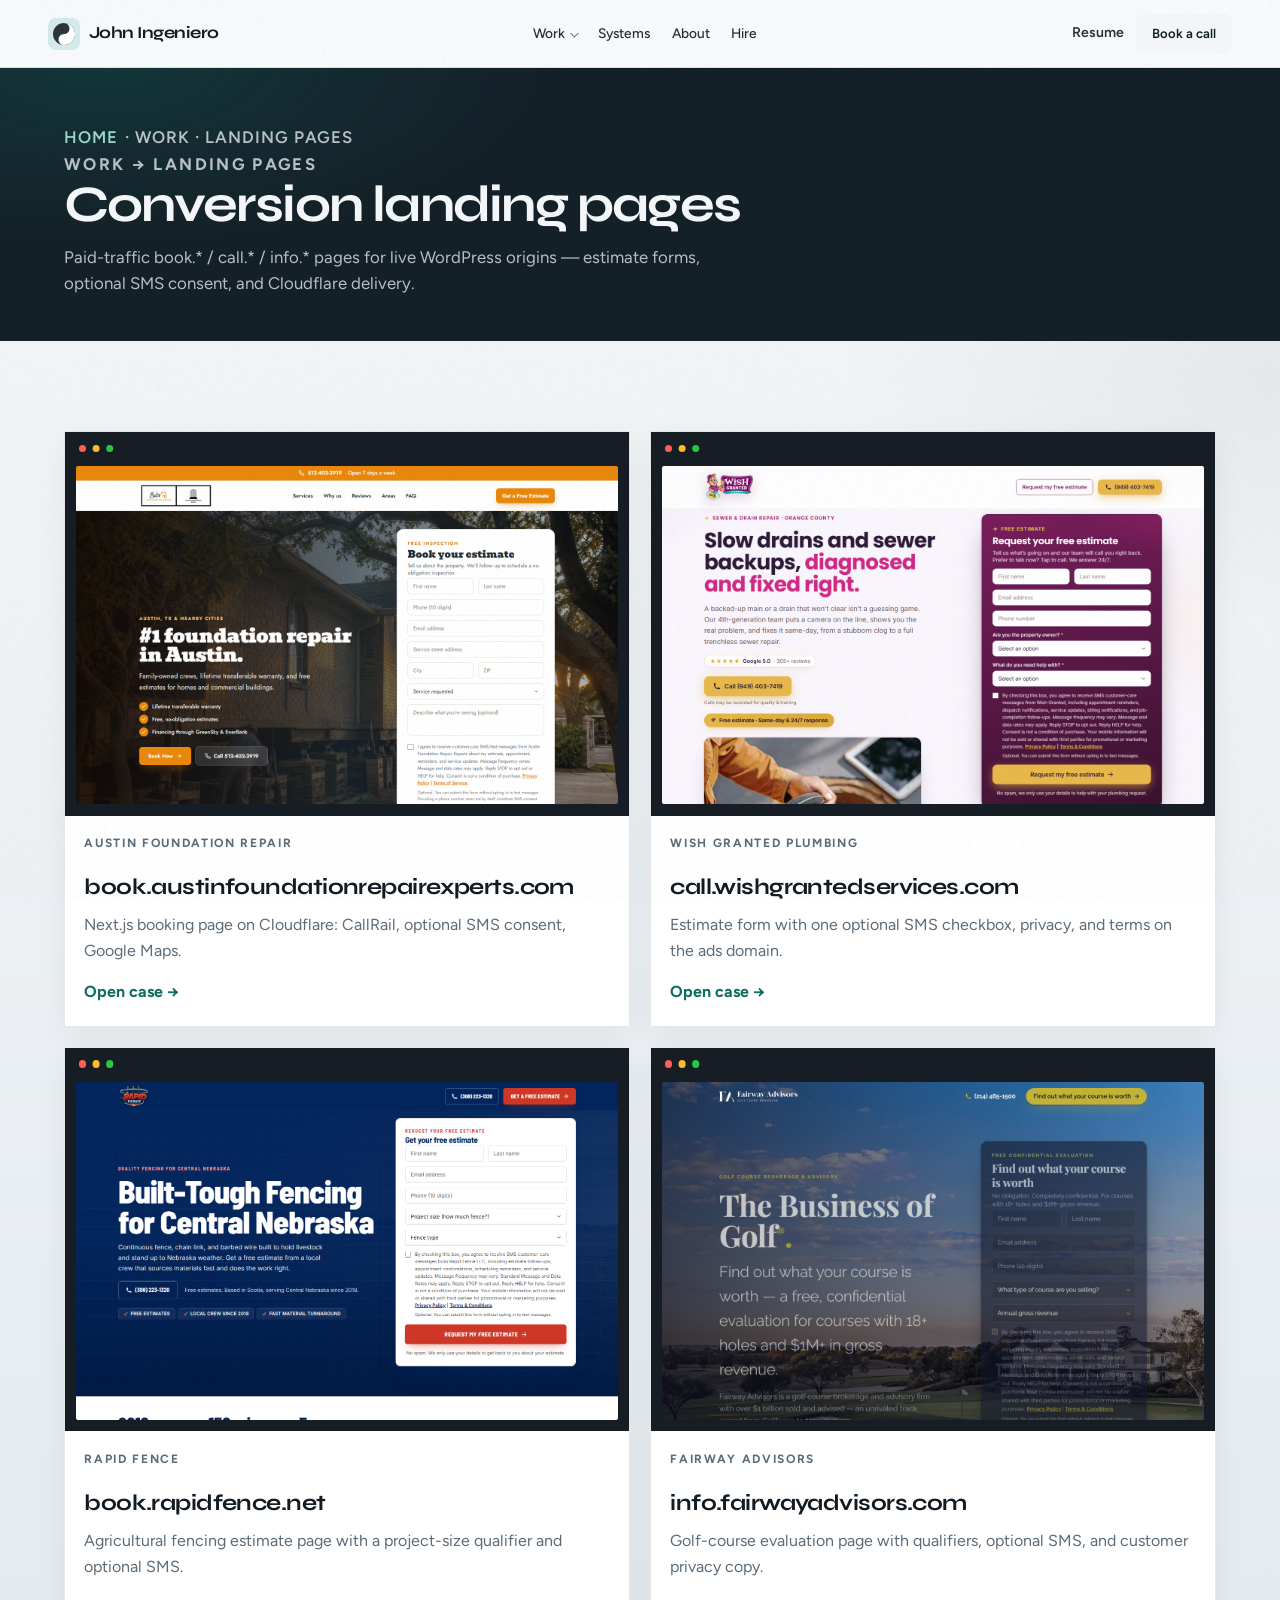
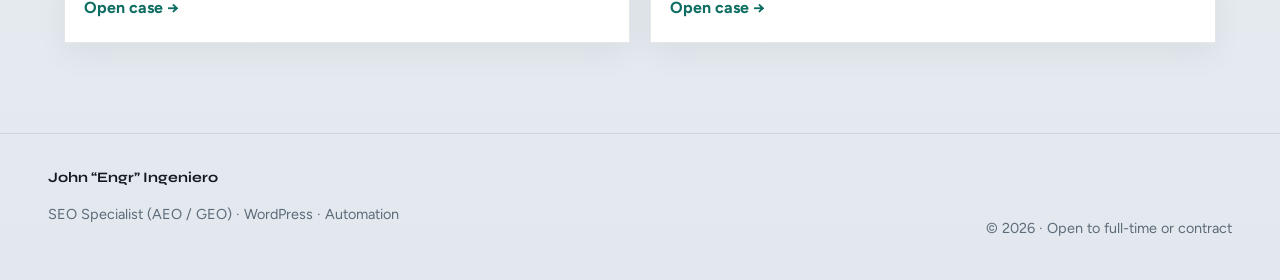
<file: landing-pages.html>
<!DOCTYPE html>
<html lang="en">
<head>
  <meta charset="UTF-8" />
  <meta name="viewport" content="width=device-width, initial-scale=1" />
  <title>Landing pages — John Ingeniero</title>
  <meta name="description" content="Conversion landing pages: Austin Foundation Repair, Wish Granted Plumbing, Rapid Fence, and Fairway Advisors — Next.js book.* LPs with optional SMS consent." />
  <link rel="canonical" href="https://jingeniero06-cloud.github.io/jingeniero06-cloud/landing-pages.html" />
  <link rel="preconnect" href="https://fonts.googleapis.com" />
  <link rel="preconnect" href="https://fonts.gstatic.com" crossorigin />
  <link href="https://fonts.googleapis.com/css2?family=Instrument+Serif:ital@0;1&family=Syne:wght@500;600;700;800&family=Figtree:wght@400;500;600;700&display=swap" rel="stylesheet" />
  <base href="./" />
  <link rel="icon" href="assets/images/logo.svg" type="image/svg+xml" />
  <link rel="apple-touch-icon" href="assets/images/logo.png" />
  <link rel="stylesheet" href="styles.css?v=site7" />
</head>
<body class="inner-page">
  <div class="grain" aria-hidden="true"></div>
  <header class="site-header is-solid" data-header>
    <a class="logo" href="index.html"><img class="logo-mark" src="assets/images/logo.svg" alt="" width="32" height="32" /> John Ingeniero</a>
    <nav class="nav" id="site-nav" data-nav aria-label="Primary">
      <div class="nav-group" data-subnav>
        <button type="button" class="nav-trigger" data-subnav-btn aria-expanded="false">Work</button>
        <div class="nav-dropdown">
          <a href="akua.html">Akua Mind &amp; Body<small>7.8K traffic · indexed ~20→146</small></a>
          <a href="injury-lawstars.html">Injury LawStars<small>FL personal injury · +90.6% clicks</small></a>
          <div class="nav-nested is-open" data-nested-nav>
            <button type="button" class="nav-nested-trigger is-active" data-nested-btn aria-expanded="true">Landing pages<small>4 conversion LPs</small></button>
            <div class="nav-flyout">
              <a class="is-active" href="landing-pages.html" aria-current="page">All landing pages<small>Work → Landing pages</small></a>
              <a href="austin-book.html">Austin Foundation Repair<small>book.austinfoundationrepairexperts.com</small></a>
              <a href="wish-granted.html">Wish Granted Plumbing<small>call.wishgrantedservices.com</small></a>
              <a href="rapid-fence.html">Rapid Fence<small>book.rapidfence.net</small></a>
              <a href="fairway-advisors.html">Fairway Advisors<small>info.fairwayadvisors.com</small></a>
            </div>
          </div>
          <a href="mega-inc.html">Mega Inc. fleet<small>598 production domains</small></a>
          <a href="queue.html">Technical queue<small>553 completed tickets</small></a>
          <a href="campaign-ops.html">Campaign ops<small>10DLC, SMS, handoff</small></a>
          <a href="work.html">Selected work<small>Audits, feeds, on-page SEO</small></a>
        </div>
      </div>
      <a href="index.html#systems">Systems</a>
      <a href="index.html#about">About</a>
      <a href="index.html#connect">Hire</a>
      <a class="nav-resume" href="assets/resume.pdf?v=aeo1" target="_blank" rel="noopener noreferrer">Resume</a>
    </nav>
    <div class="header-actions">
      <a class="header-resume" href="assets/resume.pdf?v=aeo1" target="_blank" rel="noopener noreferrer">Resume</a>
      <a class="btn btn-sm btn-primary" href="https://calendly.com/jingeniero-06/30min" target="_blank" rel="noopener noreferrer">Book a call</a>
      <button class="nav-toggle" type="button" data-nav-toggle aria-expanded="false" aria-controls="site-nav" aria-label="Open menu"><span></span><span></span></button>
    </div>
  </header>
  <header class="page-hero">
    <div class="page-hero-inner">
      <p class="crumb"><a href="index.html">Home</a> · Work · Landing pages</p>
      <p class="eyebrow">Work → Landing pages</p>
      <h1>Conversion landing pages</h1>
      <p>Paid-traffic book.* / call.* / info.* pages for live WordPress origins — estimate forms, optional SMS consent, and Cloudflare delivery.</p>
    </div>
  </header>
  <main>
    <section class="section" id="sites">
      <div class="case-grid">
        <a class="case-card reveal" href="austin-book.html">
          <figure class="shot"><img src="assets/images/austin-book/hero.png" alt="Austin Foundation Repair Experts booking landing page with estimate form" width="1440" height="900" loading="eager" decoding="async" /></figure>
          <div class="case-copy">
            <p class="eyebrow">Austin Foundation Repair</p>
            <h3>book.austinfoundationrepairexperts.com</h3>
            <p>Next.js booking page on Cloudflare: CallRail, optional SMS consent, Google Maps.</p>
            <span class="case-go">Open case →</span>
          </div>
        </a>
        <a class="case-card reveal" href="wish-granted.html">
          <figure class="shot"><img src="assets/images/wish-granted/hero.png" alt="Wish Granted Plumbing estimate landing page with optional SMS consent" width="1440" height="1600" loading="lazy" decoding="async" /></figure>
          <div class="case-copy">
            <p class="eyebrow">Wish Granted Plumbing</p>
            <h3>call.wishgrantedservices.com</h3>
            <p>Estimate form with one optional SMS checkbox, privacy, and terms on the ads domain.</p>
            <span class="case-go">Open case →</span>
          </div>
        </a>
        <a class="case-card reveal" href="rapid-fence.html">
          <figure class="shot"><img src="assets/images/rapid-fence/hero.png" alt="Rapid Fence booking landing page with estimate form and SMS consent" width="1440" height="1100" loading="lazy" decoding="async" /></figure>
          <div class="case-copy">
            <p class="eyebrow">Rapid Fence</p>
            <h3>book.rapidfence.net</h3>
            <p>Agricultural fencing estimate page with a project-size qualifier and optional SMS.</p>
            <span class="case-go">Open case →</span>
          </div>
        </a>
        <a class="case-card reveal" href="fairway-advisors.html">
          <figure class="shot"><img src="assets/images/fairway-advisors/hero.png" alt="Fairway Advisors confidential evaluation form with optional SMS consent" width="1440" height="1100" loading="lazy" decoding="async" /></figure>
          <div class="case-copy">
            <p class="eyebrow">Fairway Advisors</p>
            <h3>info.fairwayadvisors.com</h3>
            <p>Golf-course evaluation page with qualifiers, optional SMS, and customer privacy copy.</p>
            <span class="case-go">Open case →</span>
          </div>
        </a>
      </div>
    </section>
  </main>
  <footer class="site-footer">
    <div>
      <p class="footer-name">John “Engr” Ingeniero</p>
      <p>SEO Specialist (AEO / GEO) · WordPress · Automation</p>
    </div>
    <p class="footer-note">© <span id="year"></span> · Open to full-time or contract</p>
  </footer>
  <script src="script.js?v=site6"></script>
</body>
</html>
</file>
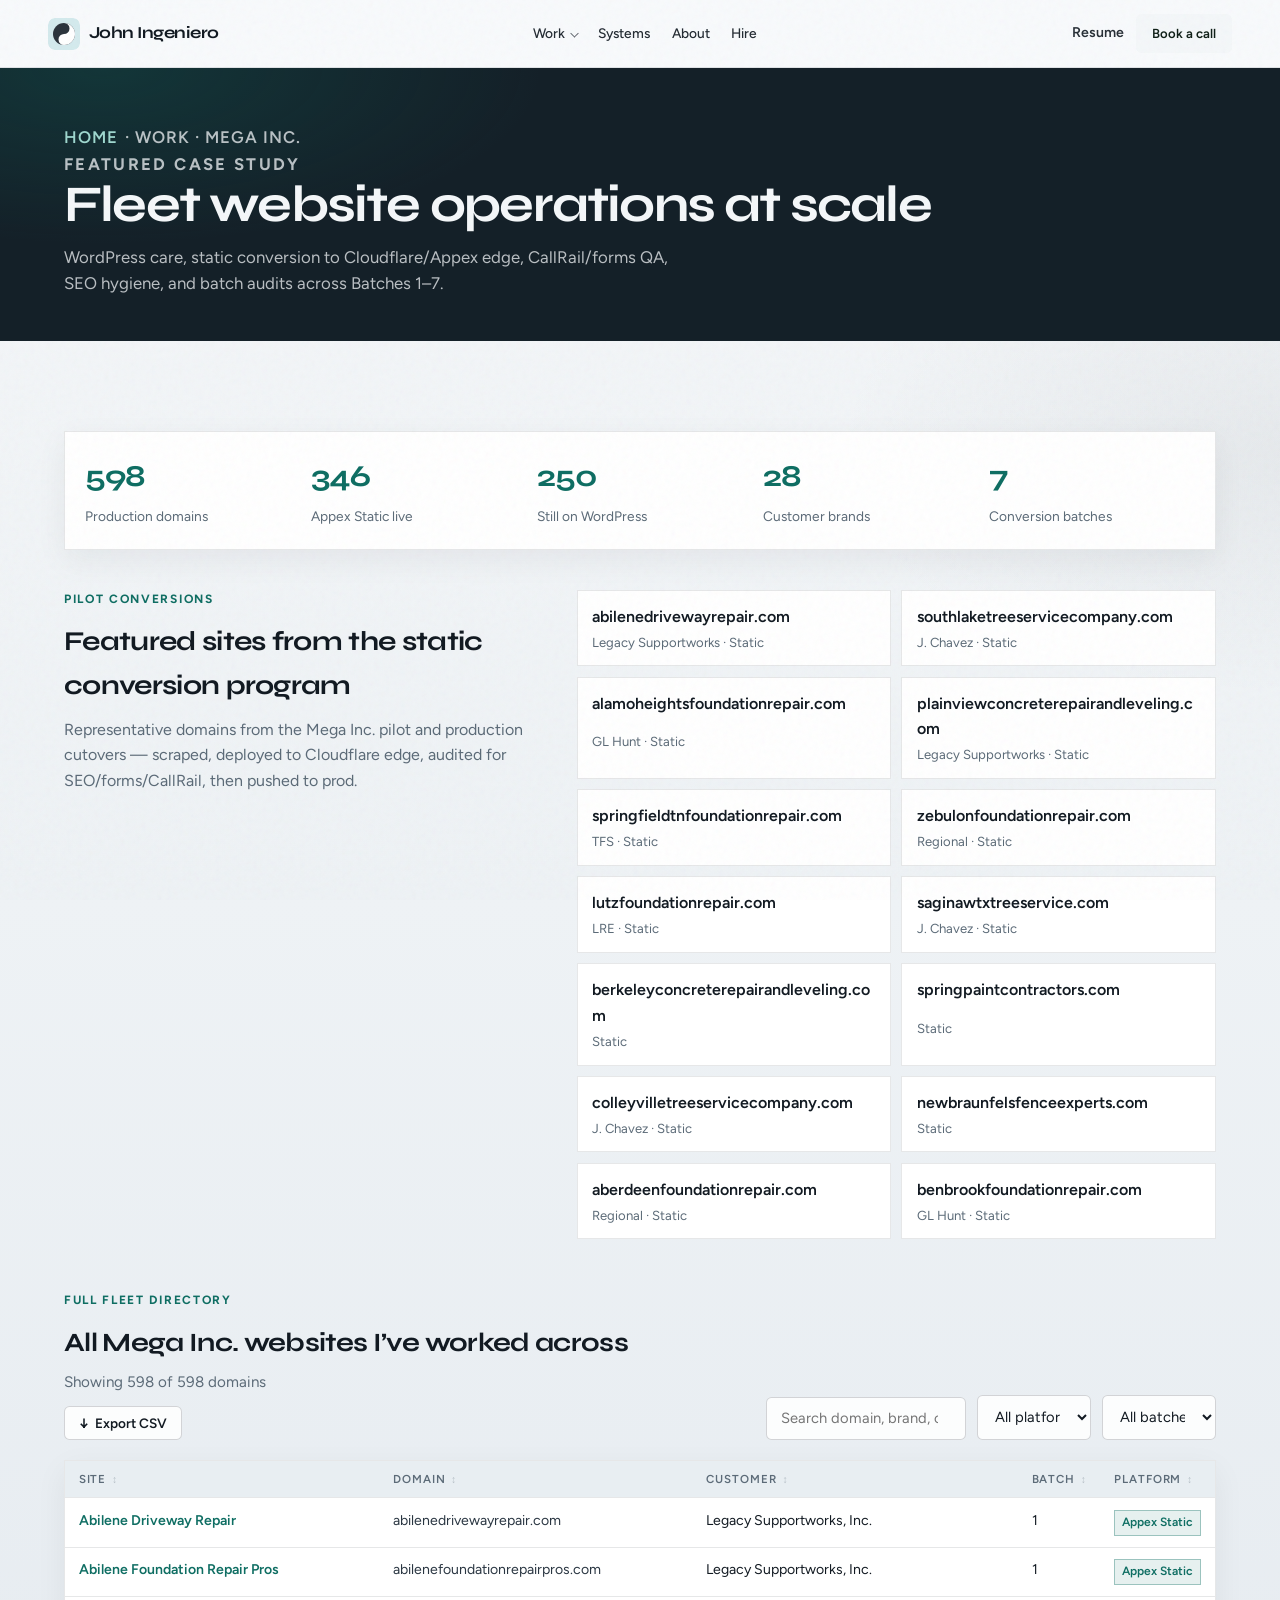
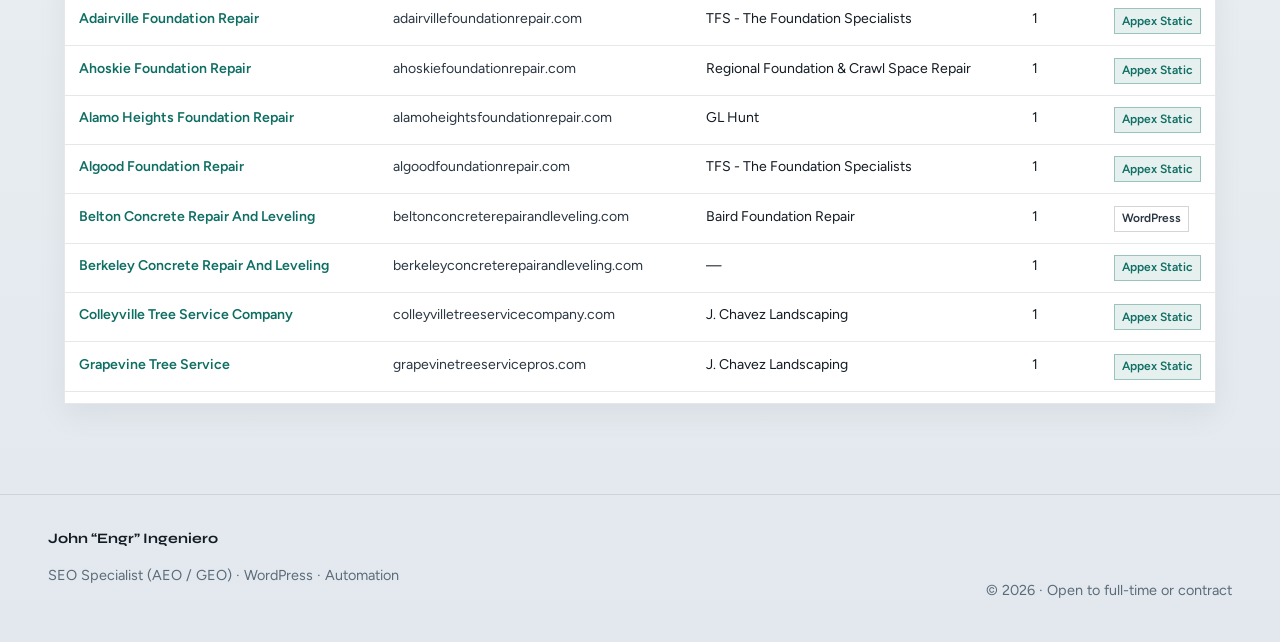
<file: mega-inc.html>
<!DOCTYPE html>
<html lang="en">
<head>
  <meta charset="UTF-8" />
  <meta name="viewport" content="width=device-width, initial-scale=1" />
  <title>Mega Inc. fleet operations — John Ingeniero</title>
  <meta name="description" content="Fleet website operations at Mega Inc.: 598 production domains, 346 Appex Static conversions, CallRail/forms QA, and batch audits." />
  <link rel="canonical" href="https://jingeniero06-cloud.github.io/jingeniero06-cloud/mega-inc.html" />
  <link rel="preconnect" href="https://fonts.googleapis.com" />
  <link rel="preconnect" href="https://fonts.gstatic.com" crossorigin />
  <link href="https://fonts.googleapis.com/css2?family=Instrument+Serif:ital@0;1&family=Syne:wght@500;600;700;800&family=Figtree:wght@400;500;600;700&display=swap" rel="stylesheet" />
  <base href="./" />
  <link rel="icon" href="assets/images/logo.svg" type="image/svg+xml" />
  <link rel="apple-touch-icon" href="assets/images/logo.png" />
  <link rel="stylesheet" href="styles.css?v=site7" />
</head>
<body class="inner-page">
  <div class="grain" aria-hidden="true"></div>
  <header class="site-header is-solid" data-header>
    <a class="logo" href="index.html"><img class="logo-mark" src="assets/images/logo.svg" alt="" width="32" height="32" /> John Ingeniero</a>
    <nav class="nav" id="site-nav" data-nav aria-label="Primary">
      <div class="nav-group" data-subnav>
        <button type="button" class="nav-trigger" data-subnav-btn aria-expanded="false">Work</button>
        <div class="nav-dropdown">
          <a href="akua.html">Akua Mind &amp; Body<small>7.8K traffic · indexed ~20→146</small></a>
          <a href="injury-lawstars.html">Injury LawStars<small>FL personal injury · +90.6% clicks</small></a>
          <div class="nav-nested" data-nested-nav>
            <button type="button" class="nav-nested-trigger" data-nested-btn aria-expanded="false">Landing pages<small>4 conversion LPs</small></button>
            <div class="nav-flyout">
              <a href="landing-pages.html">All landing pages<small>Work → Landing pages</small></a>
              <a href="austin-book.html">Austin Foundation Repair<small>book.austinfoundationrepairexperts.com</small></a>
              <a href="wish-granted.html">Wish Granted Plumbing<small>call.wishgrantedservices.com</small></a>
              <a href="rapid-fence.html">Rapid Fence<small>book.rapidfence.net</small></a>
              <a href="fairway-advisors.html">Fairway Advisors<small>info.fairwayadvisors.com</small></a>
            </div>
          </div>
          <a class="is-active" href="mega-inc.html" aria-current="page">Mega Inc. fleet<small>598 production domains</small></a>
          <a href="queue.html">Technical queue<small>553 completed tickets</small></a>
          <a href="campaign-ops.html">Campaign ops<small>10DLC, SMS, handoff</small></a>
          <a href="work.html">Selected work<small>Audits, feeds, on-page SEO</small></a>
        </div>
      </div>
      <a href="index.html#systems">Systems</a>
      <a href="index.html#about">About</a>
      <a href="index.html#connect">Hire</a>
      <a class="nav-resume" href="assets/resume.pdf?v=aeo1" target="_blank" rel="noopener noreferrer">Resume</a>
    </nav>
    <div class="header-actions">
      <a class="header-resume" href="assets/resume.pdf?v=aeo1" target="_blank" rel="noopener noreferrer">Resume</a>
      <a class="btn btn-sm btn-primary" href="https://calendly.com/jingeniero-06/30min" target="_blank" rel="noopener noreferrer">Book a call</a>
      <button class="nav-toggle" type="button" data-nav-toggle aria-expanded="false" aria-controls="site-nav" aria-label="Open menu"><span></span><span></span></button>
    </div>
  </header>

  <header class="page-hero">
    <div class="page-hero-inner">
      <p class="crumb"><a href="index.html">Home</a> · Work · Mega Inc.</p>
      <p class="eyebrow">Featured case study</p>
      <h1>Fleet website operations at scale</h1>
      <p>WordPress care, static conversion to Cloudflare/Appex edge, CallRail/forms QA, SEO hygiene, and batch audits across Batches 1–7.</p>
    </div>
  </header>

  <main>
    <section class="section mega-ai">
      <ul class="mega-stats reveal" aria-label="Mega Inc. fleet metrics">
        <li><strong>598</strong><span>Production domains</span></li>
        <li><strong>346</strong><span>Appex Static live</span></li>
        <li><strong>250</strong><span>Still on WordPress</span></li>
        <li><strong>28</strong><span>Customer brands</span></li>
        <li><strong>7</strong><span>Conversion batches</span></li>
      </ul>

      <div class="mega-featured reveal">
        <div class="mega-featured-copy">
          <p class="eyebrow">Pilot conversions</p>
          <h3>Featured sites from the static conversion program</h3>
          <p>Representative domains from the Mega Inc. pilot and production cutovers — scraped, deployed to Cloudflare edge, audited for SEO/forms/CallRail, then pushed to prod.</p>
        </div>
        <ul class="mega-featured-list">
          <li><a href="https://abilenedrivewayrepair.com/" target="_blank" rel="noopener noreferrer">abilenedrivewayrepair.com</a><span>Legacy Supportworks · Static</span></li>
          <li><a href="https://southlaketreeservicecompany.com/" target="_blank" rel="noopener noreferrer">southlaketreeservicecompany.com</a><span>J. Chavez · Static</span></li>
          <li><a href="https://alamoheightsfoundationrepair.com/" target="_blank" rel="noopener noreferrer">alamoheightsfoundationrepair.com</a><span>GL Hunt · Static</span></li>
          <li><a href="https://plainviewconcreterepairandleveling.com/" target="_blank" rel="noopener noreferrer">plainviewconcreterepairandleveling.com</a><span>Legacy Supportworks · Static</span></li>
          <li><a href="https://springfieldtnfoundationrepair.com/" target="_blank" rel="noopener noreferrer">springfieldtnfoundationrepair.com</a><span>TFS · Static</span></li>
          <li><a href="https://zebulonfoundationrepair.com/" target="_blank" rel="noopener noreferrer">zebulonfoundationrepair.com</a><span>Regional · Static</span></li>
          <li><a href="https://lutzfoundationrepair.com/" target="_blank" rel="noopener noreferrer">lutzfoundationrepair.com</a><span>LRE · Static</span></li>
          <li><a href="https://saginawtxtreeservice.com/" target="_blank" rel="noopener noreferrer">saginawtxtreeservice.com</a><span>J. Chavez · Static</span></li>
          <li><a href="https://berkeleyconcreterepairandleveling.com/" target="_blank" rel="noopener noreferrer">berkeleyconcreterepairandleveling.com</a><span>Static</span></li>
          <li><a href="https://springpaintcontractors.com/" target="_blank" rel="noopener noreferrer">springpaintcontractors.com</a><span>Static</span></li>
          <li><a href="https://colleyvilletreeservicecompany.com/" target="_blank" rel="noopener noreferrer">colleyvilletreeservicecompany.com</a><span>J. Chavez · Static</span></li>
          <li><a href="https://newbraunfelsfenceexperts.com/" target="_blank" rel="noopener noreferrer">newbraunfelsfenceexperts.com</a><span>Static</span></li>
          <li><a href="https://aberdeenfoundationrepair.com/" target="_blank" rel="noopener noreferrer">aberdeenfoundationrepair.com</a><span>Regional · Static</span></li>
          <li><a href="https://benbrookfoundationrepair.com/" target="_blank" rel="noopener noreferrer">benbrookfoundationrepair.com</a><span>GL Hunt · Static</span></li>
        </ul>
      </div>

      <div class="mega-directory reveal" data-mega-directory>
        <div class="mega-directory-head">
          <div>
            <p class="eyebrow">Full fleet directory</p>
            <h3>All Mega Inc. websites I’ve worked across</h3>
            <p class="mega-directory-count" data-mega-count>Loading 598 domains…</p>
            <button type="button" class="mega-export" data-mega-export>Export CSV</button>
          </div>
          <div class="mega-filters">
            <label class="mega-search">
              <span class="sr-only">Search sites</span>
              <input type="search" data-mega-search placeholder="Search domain, brand, or customer…" autocomplete="off" />
            </label>
            <label>
              <span class="sr-only">Filter by platform</span>
              <select data-mega-platform>
                <option value="all">All platforms</option>
                <option value="static">Appex Static</option>
                <option value="wordpress">WordPress</option>
              </select>
            </label>
            <label>
              <span class="sr-only">Filter by batch</span>
              <select data-mega-batch>
                <option value="all">All batches</option>
                <option value="1">Batch 1</option>
                <option value="2">Batch 2</option>
                <option value="3">Batch 3</option>
                <option value="4">Batch 4</option>
                <option value="5">Batch 5</option>
                <option value="6">Batch 6</option>
                <option value="7">Batch 7</option>
              </select>
            </label>
          </div>
        </div>
        <div class="mega-table-wrap">
          <table class="mega-table">
            <thead>
              <tr>
                <th scope="col" class="is-sortable" aria-sort="none"><button type="button" class="mega-sort" data-mega-sort="name">Site</button></th>
                <th scope="col" class="is-sortable" aria-sort="none"><button type="button" class="mega-sort" data-mega-sort="domain">Domain</button></th>
                <th scope="col" class="is-sortable" aria-sort="none"><button type="button" class="mega-sort" data-mega-sort="customer">Customer</button></th>
                <th scope="col" class="is-sortable" aria-sort="none"><button type="button" class="mega-sort" data-mega-sort="batch">Batch</button></th>
                <th scope="col" class="is-sortable" aria-sort="none"><button type="button" class="mega-sort" data-mega-sort="platform">Platform</button></th>
              </tr>
            </thead>
            <tbody data-mega-tbody>
              <tr><td colspan="5">Loading fleet inventory…</td></tr>
            </tbody>
          </table>
        </div>
      </div>
    </section>
  </main>

  <footer class="site-footer">
    <div>
      <p class="footer-name">John “Engr” Ingeniero</p>
      <p>SEO Specialist (AEO / GEO) · WordPress · Automation</p>
    </div>
    <p class="footer-note">© <span id="year"></span> · Open to full-time or contract</p>
  </footer>
  <script src="script.js?v=site6"></script>
</body>
</html>
</file>
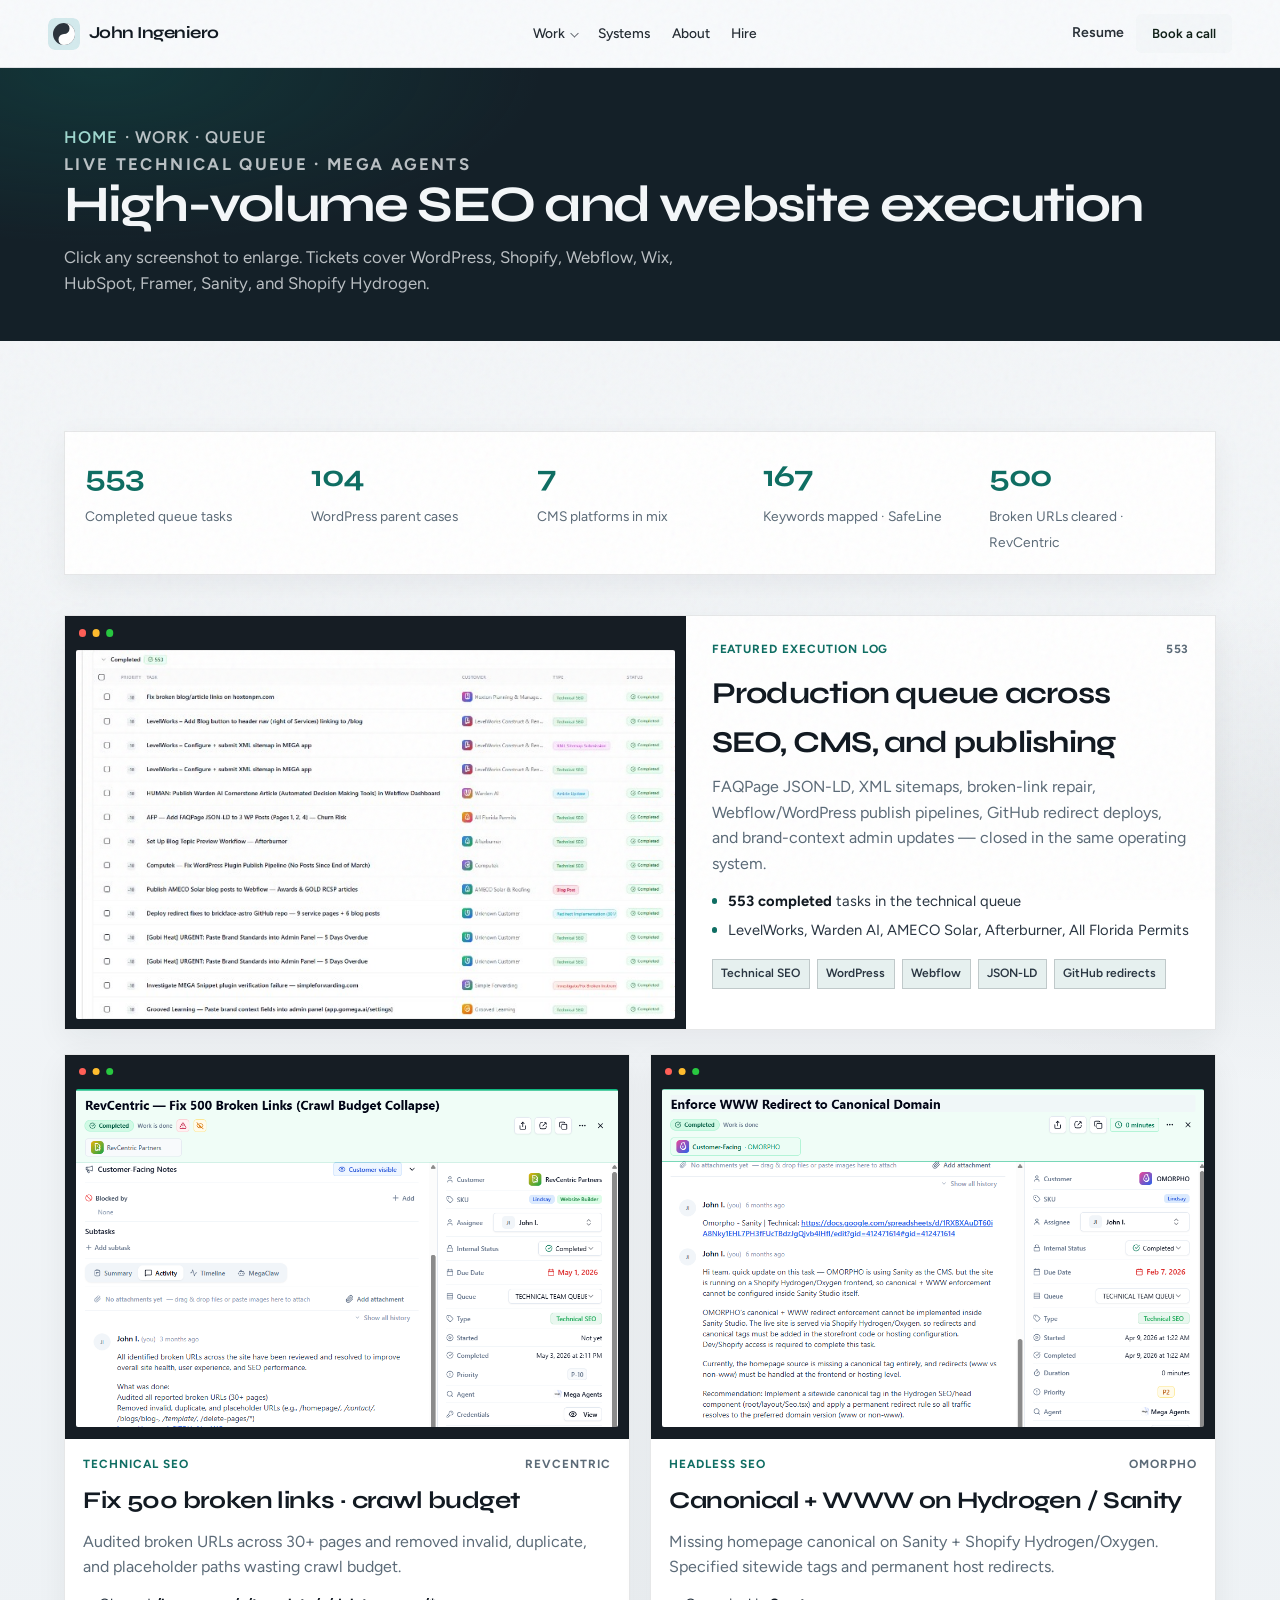
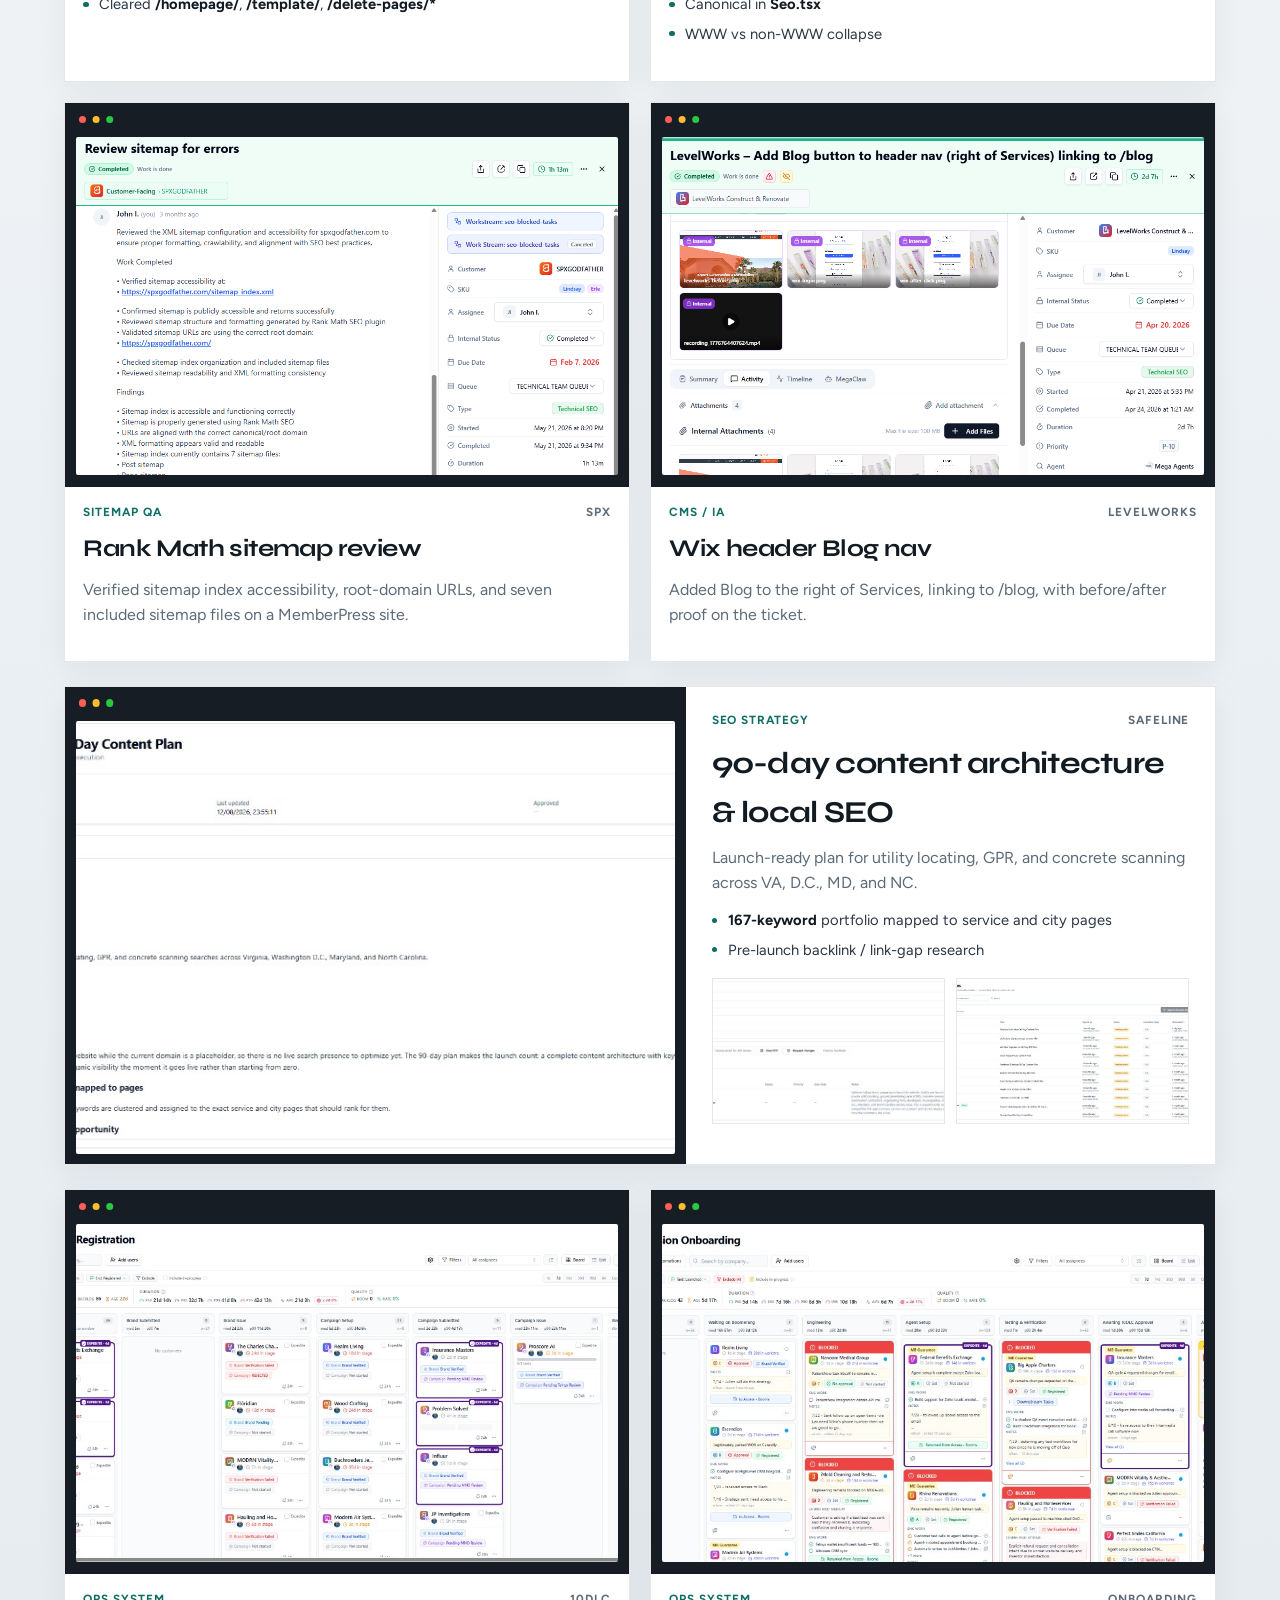
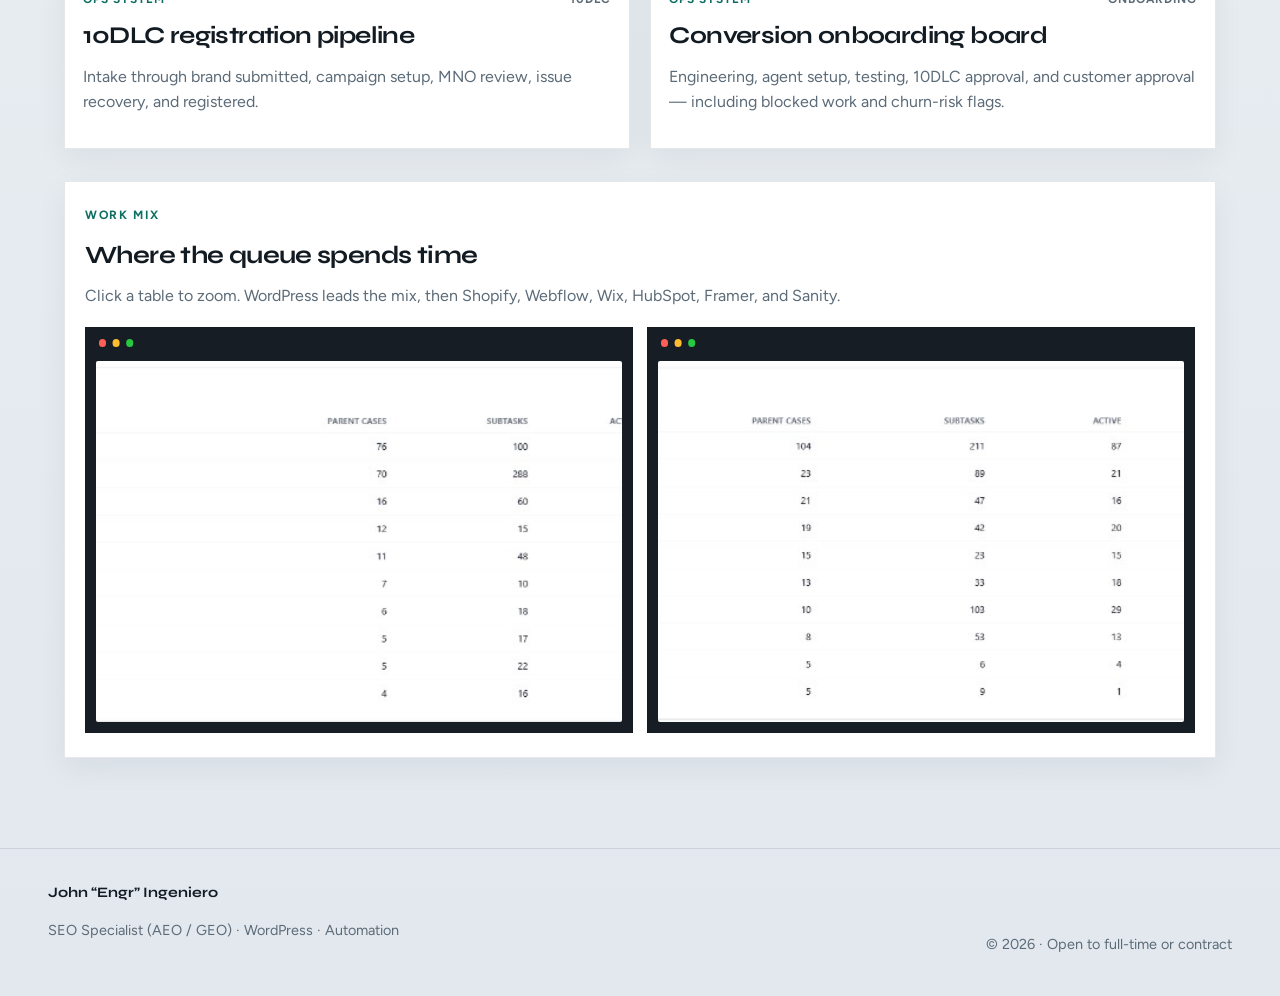
<file: queue.html>
<!DOCTYPE html>
<html lang="en">
<head>
  <meta charset="UTF-8" />
  <meta name="viewport" content="width=device-width, initial-scale=1" />
  <title>Technical queue — John Ingeniero</title>
  <meta name="description" content="553 completed technical SEO and CMS tickets across WordPress, Shopify, Webflow, Wix, HubSpot, Framer, Sanity, and Hydrogen." />
  <link rel="canonical" href="https://jingeniero06-cloud.github.io/jingeniero06-cloud/queue.html" />
  <link rel="preconnect" href="https://fonts.googleapis.com" />
  <link rel="preconnect" href="https://fonts.gstatic.com" crossorigin />
  <link href="https://fonts.googleapis.com/css2?family=Instrument+Serif:ital@0;1&family=Syne:wght@500;600;700;800&family=Figtree:wght@400;500;600;700&display=swap" rel="stylesheet" />
  <base href="./" />
  <link rel="icon" href="assets/images/logo.svg" type="image/svg+xml" />
  <link rel="apple-touch-icon" href="assets/images/logo.png" />
  <link rel="stylesheet" href="styles.css?v=site7" />
</head>
<body class="inner-page">
  <div class="grain" aria-hidden="true"></div>
  <header class="site-header is-solid" data-header>
    <a class="logo" href="index.html"><img class="logo-mark" src="assets/images/logo.svg" alt="" width="32" height="32" /> John Ingeniero</a>
    <nav class="nav" id="site-nav" data-nav aria-label="Primary">
      <div class="nav-group" data-subnav>
        <button type="button" class="nav-trigger" data-subnav-btn aria-expanded="false">Work</button>
        <div class="nav-dropdown">
          <a href="akua.html">Akua Mind &amp; Body<small>7.8K traffic · indexed ~20→146</small></a>
          <a href="injury-lawstars.html">Injury LawStars<small>FL personal injury · +90.6% clicks</small></a>
          <div class="nav-nested" data-nested-nav>
            <button type="button" class="nav-nested-trigger" data-nested-btn aria-expanded="false">Landing pages<small>4 conversion LPs</small></button>
            <div class="nav-flyout">
              <a href="landing-pages.html">All landing pages<small>Work → Landing pages</small></a>
              <a href="austin-book.html">Austin Foundation Repair<small>book.austinfoundationrepairexperts.com</small></a>
              <a href="wish-granted.html">Wish Granted Plumbing<small>call.wishgrantedservices.com</small></a>
              <a href="rapid-fence.html">Rapid Fence<small>book.rapidfence.net</small></a>
              <a href="fairway-advisors.html">Fairway Advisors<small>info.fairwayadvisors.com</small></a>
            </div>
          </div>
          <a href="mega-inc.html">Mega Inc. fleet<small>598 production domains</small></a>
          <a class="is-active" href="queue.html" aria-current="page">Technical queue<small>553 completed tickets</small></a>
          <a href="campaign-ops.html">Campaign ops<small>10DLC, SMS, handoff</small></a>
          <a href="work.html">Selected work<small>Audits, feeds, on-page SEO</small></a>
        </div>
      </div>
      <a href="index.html#systems">Systems</a>
      <a href="index.html#about">About</a>
      <a href="index.html#connect">Hire</a>
      <a class="nav-resume" href="assets/resume.pdf?v=aeo1" target="_blank" rel="noopener noreferrer">Resume</a>
    </nav>
    <div class="header-actions">
      <a class="header-resume" href="assets/resume.pdf?v=aeo1" target="_blank" rel="noopener noreferrer">Resume</a>
      <a class="btn btn-sm btn-primary" href="https://calendly.com/jingeniero-06/30min" target="_blank" rel="noopener noreferrer">Book a call</a>
      <button class="nav-toggle" type="button" data-nav-toggle aria-expanded="false" aria-controls="site-nav" aria-label="Open menu"><span></span><span></span></button>
    </div>
  </header>
  <header class="page-hero">
    <div class="page-hero-inner">
      <p class="crumb"><a href="index.html">Home</a> · Work · Queue</p>
      <p class="eyebrow">Live technical queue · Mega Agents</p>
      <h1>High-volume SEO and website execution</h1>
      <p>Click any screenshot to enlarge. Tickets cover WordPress, Shopify, Webflow, Wix, HubSpot, Framer, Sanity, and Shopify Hydrogen.</p>
    </div>
  </header>
  <main>
    <section class="section work queue-ops">
      <ul class="mega-stats reveal" aria-label="Technical queue metrics">
        <li><strong>553</strong><span>Completed queue tasks</span></li>
        <li><strong>104</strong><span>WordPress parent cases</span></li>
        <li><strong>7</strong><span>CMS platforms in mix</span></li>
        <li><strong>167</strong><span>Keywords mapped · SafeLine</span></li>
        <li><strong>500</strong><span>Broken URLs cleared · RevCentric</span></li>
      </ul>
      <div class="work-stack">
        <article class="work-item featured reveal">
          <div class="work-meta"><span class="work-label">Featured execution log</span><span class="work-index">553</span></div>
          <figure class="work-media work-media-ui"><img src="assets/images/queue/my-tasks-553.png" alt="My Tasks queue showing 553 completed tickets" width="1600" height="900" loading="lazy" decoding="async" /></figure>
          <div class="work-body">
            <h3>Production queue across SEO, CMS, and publishing</h3>
            <p>FAQPage JSON-LD, XML sitemaps, broken-link repair, Webflow/WordPress publish pipelines, GitHub redirect deploys, and brand-context admin updates — closed in the same operating system.</p>
            <ul class="metric-list">
              <li><span>553 completed</span> tasks in the technical queue</li>
              <li>LevelWorks, Warden AI, AMECO Solar, Afterburner, All Florida Permits</li>
            </ul>
            <ul class="skill-row"><li>Technical SEO</li><li>WordPress</li><li>Webflow</li><li>JSON-LD</li><li>GitHub redirects</li></ul>
          </div>
        </article>
        <div class="work-grid">
          <article class="work-item reveal">
            <div class="work-meta"><span class="work-label">Technical SEO</span><span class="work-index">RevCentric</span></div>
            <figure class="work-media work-media-ui"><img src="assets/images/queue/revcentric-broken-links.png" alt="RevCentric 500 broken links ticket" width="1400" height="900" loading="lazy" decoding="async" /></figure>
            <div class="work-body">
              <h3>Fix 500 broken links · crawl budget</h3>
              <p>Audited broken URLs across 30+ pages and removed invalid, duplicate, and placeholder paths wasting crawl budget.</p>
              <ul class="metric-list"><li>Cleared <span>/homepage/</span>, <span>/template/</span>, <span>/delete-pages/*</span></li></ul>
            </div>
          </article>
          <article class="work-item reveal">
            <div class="work-meta"><span class="work-label">Headless SEO</span><span class="work-index">OMORPHO</span></div>
            <figure class="work-media work-media-ui"><img src="assets/images/queue/omorpho-canonical.png" alt="OMORPHO Hydrogen canonical ticket" width="1400" height="900" loading="lazy" decoding="async" /></figure>
            <div class="work-body">
              <h3>Canonical + WWW on Hydrogen / Sanity</h3>
              <p>Missing homepage canonical on Sanity + Shopify Hydrogen/Oxygen. Specified sitewide tags and permanent host redirects.</p>
              <ul class="metric-list"><li>Canonical in <span>Seo.tsx</span></li><li>WWW vs non-WWW collapse</li></ul>
            </div>
          </article>
          <article class="work-item reveal">
            <div class="work-meta"><span class="work-label">Sitemap QA</span><span class="work-index">SPX</span></div>
            <figure class="work-media work-media-ui"><img src="assets/images/queue/spxgodfather-sitemap.png" alt="Rank Math sitemap review ticket" width="1400" height="900" loading="lazy" decoding="async" /></figure>
            <div class="work-body">
              <h3>Rank Math sitemap review</h3>
              <p>Verified sitemap index accessibility, root-domain URLs, and seven included sitemap files on a MemberPress site.</p>
            </div>
          </article>
          <article class="work-item reveal">
            <div class="work-meta"><span class="work-label">CMS / IA</span><span class="work-index">LevelWorks</span></div>
            <figure class="work-media work-media-ui"><img src="assets/images/queue/levelworks-blog-nav.png" alt="LevelWorks Wix blog nav ticket" width="1400" height="900" loading="lazy" decoding="async" /></figure>
            <div class="work-body">
              <h3>Wix header Blog nav</h3>
              <p>Added Blog to the right of Services, linking to <span>/blog</span>, with before/after proof on the ticket.</p>
            </div>
          </article>
        </div>
        <article class="work-item featured reveal">
          <div class="work-meta"><span class="work-label">SEO strategy</span><span class="work-index">SafeLine</span></div>
          <figure class="work-media work-media-ui"><img src="assets/images/queue/safeline-90-day-plan.png" alt="SafeLine 90-day content plan" width="1400" height="900" loading="lazy" decoding="async" /></figure>
          <div class="work-body">
            <h3>90-day content architecture &amp; local SEO</h3>
            <p>Launch-ready plan for utility locating, GPR, and concrete scanning across VA, D.C., MD, and NC.</p>
            <ul class="metric-list">
              <li><span>167-keyword</span> portfolio mapped to service and city pages</li>
              <li>Pre-launch backlink / link-gap research</li>
            </ul>
            <div class="work-thumbs">
              <img src="assets/images/queue/safeline-keywords-outreach.png" alt="SafeLine keywords and outreach" width="900" height="560" loading="lazy" decoding="async" />
              <img src="assets/images/queue/seo-plan-reviews.png" alt="SEO Plan Reviews queue" width="900" height="560" loading="lazy" decoding="async" />
            </div>
          </div>
        </article>
        <div class="work-grid">
          <article class="work-item reveal">
            <div class="work-meta"><span class="work-label">Ops system</span><span class="work-index">10DLC</span></div>
            <figure class="work-media work-media-ui"><img src="assets/images/queue/10dlc-registration.png" alt="10DLC registration kanban" width="1600" height="900" loading="lazy" decoding="async" /></figure>
            <div class="work-body">
              <h3>10DLC registration pipeline</h3>
              <p>Intake through brand submitted, campaign setup, MNO review, issue recovery, and registered.</p>
            </div>
          </article>
          <article class="work-item reveal">
            <div class="work-meta"><span class="work-label">Ops system</span><span class="work-index">Onboarding</span></div>
            <figure class="work-media work-media-ui"><img src="assets/images/queue/conversion-onboarding.png" alt="Conversion onboarding kanban" width="1600" height="900" loading="lazy" decoding="async" /></figure>
            <div class="work-body">
              <h3>Conversion onboarding board</h3>
              <p>Engineering, agent setup, testing, 10DLC approval, and customer approval — including blocked work and churn-risk flags.</p>
            </div>
          </article>
        </div>
      </div>
      <div class="ops-mix reveal">
        <div>
          <p class="eyebrow">Work mix</p>
          <h3>Where the queue spends time</h3>
          <p>Click a table to zoom. WordPress leads the mix, then Shopify, Webflow, Wix, HubSpot, Framer, and Sanity.</p>
        </div>
        <div class="ops-mix-grid">
          <figure class="ops-mix-card"><img src="assets/images/queue/work-mix-seo.png" alt="SEO focus buckets" width="900" height="640" loading="lazy" decoding="async" /></figure>
          <figure class="ops-mix-card"><img src="assets/images/queue/work-mix-cms.png" alt="CMS work mix" width="900" height="640" loading="lazy" decoding="async" /></figure>
        </div>
      </div>
    </section>
  </main>
  <footer class="site-footer">
    <div>
      <p class="footer-name">John “Engr” Ingeniero</p>
      <p>SEO Specialist (AEO / GEO) · WordPress · Automation</p>
    </div>
    <p class="footer-note">© <span id="year"></span> · Open to full-time or contract</p>
  </footer>
  <script src="script.js?v=site6"></script>
</body>
</html>
</file>
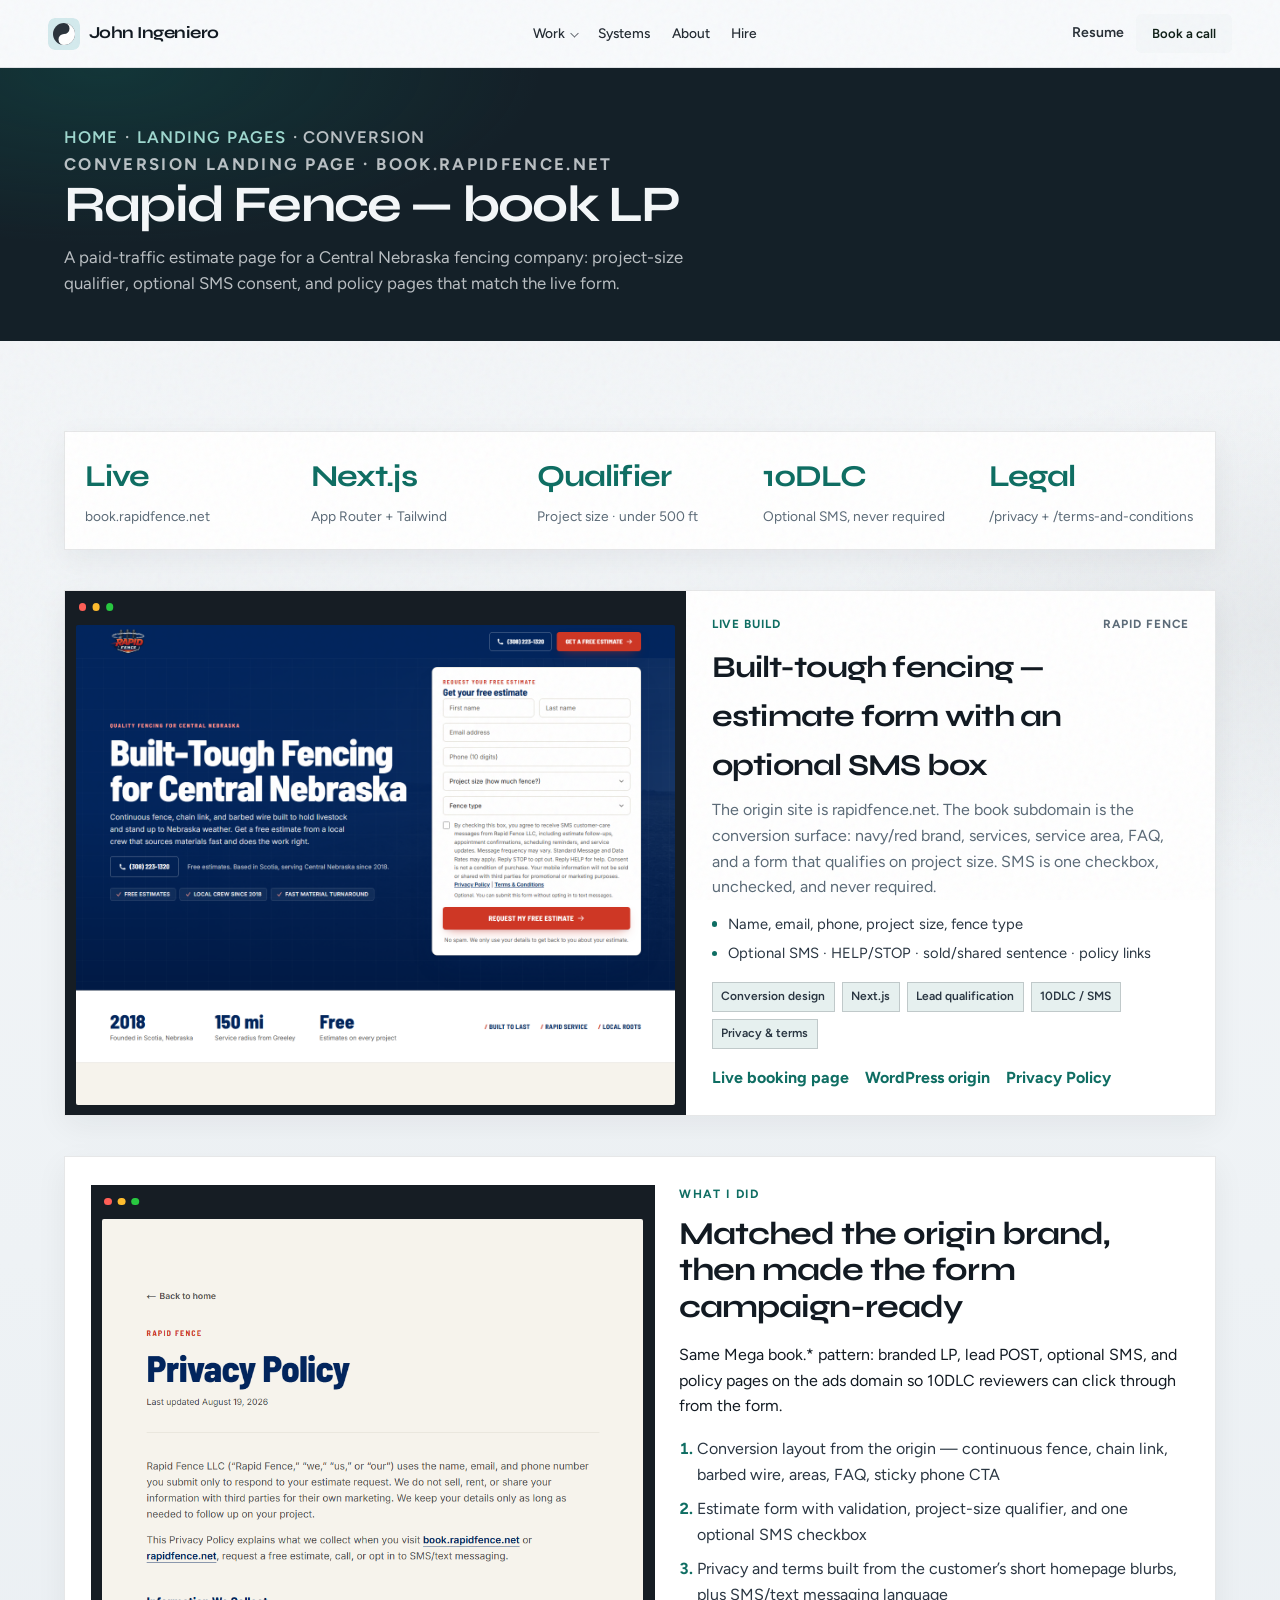
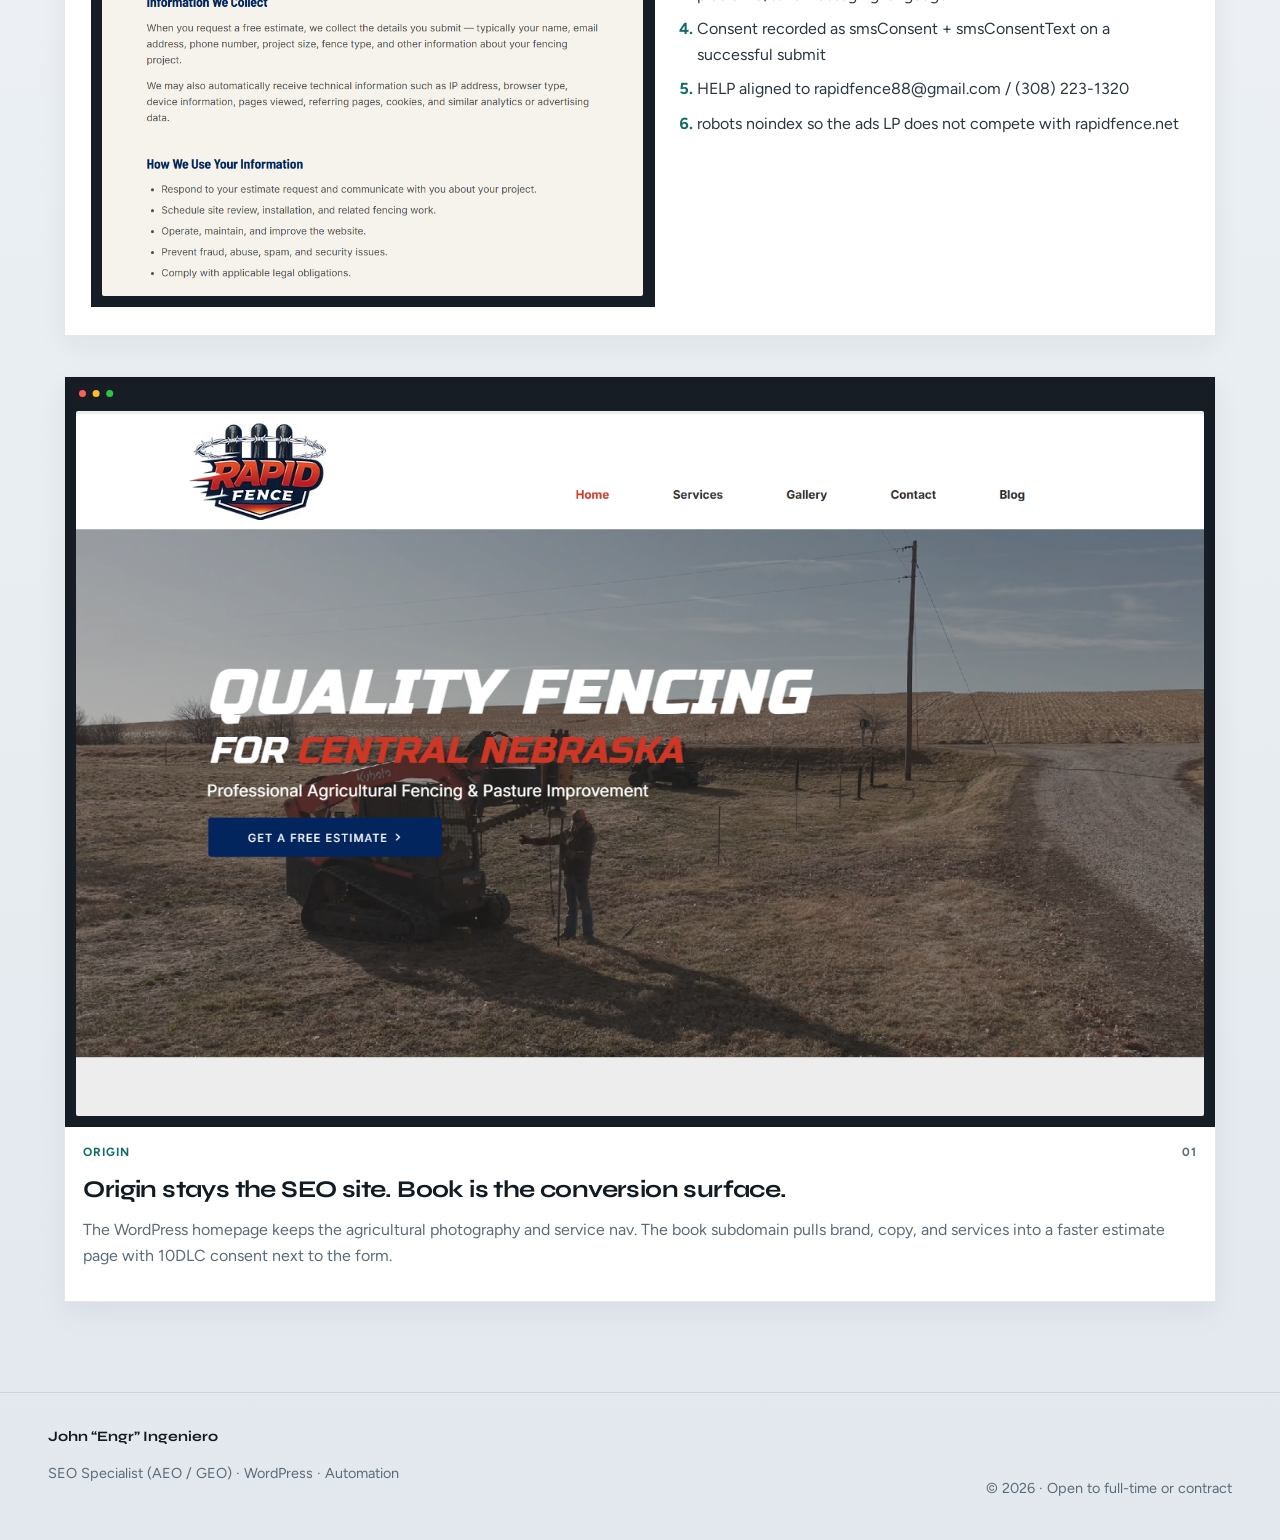
<file: rapid-fence.html>
<!DOCTYPE html>
<html lang="en">
<head>
  <meta charset="UTF-8" />
  <meta name="viewport" content="width=device-width, initial-scale=1" />
  <title>Rapid Fence booking LP — John Ingeniero</title>
  <meta name="description" content="Conversion landing page for Rapid Fence LLC: Next.js estimate form, optional SMS consent, privacy/terms, live at book.rapidfence.net." />
  <link rel="canonical" href="https://jingeniero06-cloud.github.io/jingeniero06-cloud/rapid-fence.html" />
  <link rel="preconnect" href="https://fonts.googleapis.com" />
  <link rel="preconnect" href="https://fonts.gstatic.com" crossorigin />
  <link href="https://fonts.googleapis.com/css2?family=Instrument+Serif:ital@0;1&family=Syne:wght@500;600;700;800&family=Figtree:wght@400;500;600;700&display=swap" rel="stylesheet" />
  <base href="./" />
  <link rel="icon" href="assets/images/logo.svg" type="image/svg+xml" />
  <link rel="apple-touch-icon" href="assets/images/logo.png" />
  <link rel="stylesheet" href="styles.css?v=site7" />
</head>
<body class="inner-page">
  <div class="grain" aria-hidden="true"></div>
  <header class="site-header is-solid" data-header>
    <a class="logo" href="index.html"><img class="logo-mark" src="assets/images/logo.svg" alt="" width="32" height="32" /> John Ingeniero</a>
    <nav class="nav" id="site-nav" data-nav aria-label="Primary">
      <div class="nav-group" data-subnav>
        <button type="button" class="nav-trigger" data-subnav-btn aria-expanded="false">Work</button>
        <div class="nav-dropdown">
          <a href="akua.html">Akua Mind &amp; Body<small>7.8K traffic · indexed ~20→146</small></a>
          <a href="injury-lawstars.html">Injury LawStars<small>FL personal injury · +90.6% clicks</small></a>
          <div class="nav-nested" data-nested-nav>
            <button type="button" class="nav-nested-trigger is-active" data-nested-btn aria-expanded="false">Landing pages<small>4 conversion LPs</small></button>
            <div class="nav-flyout">
              <a href="landing-pages.html">All landing pages<small>Work → Landing pages</small></a>
              <a href="austin-book.html">Austin Foundation Repair<small>book.austinfoundationrepairexperts.com</small></a>
              <a href="wish-granted.html">Wish Granted Plumbing<small>call.wishgrantedservices.com</small></a>
              <a class="is-active" aria-current="page" href="rapid-fence.html">Rapid Fence<small>book.rapidfence.net</small></a>
              <a href="fairway-advisors.html">Fairway Advisors<small>info.fairwayadvisors.com</small></a>
            </div>
          </div>
          <a href="mega-inc.html">Mega Inc. fleet<small>598 production domains</small></a>
          <a href="queue.html">Technical queue<small>553 completed tickets</small></a>
          <a href="campaign-ops.html">Campaign ops<small>10DLC, SMS, handoff</small></a>
          <a href="work.html">Selected work<small>Audits, feeds, on-page SEO</small></a>
        </div>
      </div>
      <a href="index.html#systems">Systems</a>
      <a href="index.html#about">About</a>
      <a href="index.html#connect">Hire</a>
      <a class="nav-resume" href="assets/resume.pdf?v=aeo1" target="_blank" rel="noopener noreferrer">Resume</a>
    </nav>
    <div class="header-actions">
      <a class="header-resume" href="assets/resume.pdf?v=aeo1" target="_blank" rel="noopener noreferrer">Resume</a>
      <a class="btn btn-sm btn-primary" href="https://calendly.com/jingeniero-06/30min" target="_blank" rel="noopener noreferrer">Book a call</a>
      <button class="nav-toggle" type="button" data-nav-toggle aria-expanded="false" aria-controls="site-nav" aria-label="Open menu"><span></span><span></span></button>
    </div>
  </header>
  <header class="page-hero">
    <div class="page-hero-inner">
      <p class="crumb"><a href="index.html">Home</a> · <a href="landing-pages.html">Landing pages</a> · Conversion</p>
      <p class="eyebrow">Conversion landing page · book.rapidfence.net</p>
      <h1>Rapid Fence — book LP</h1>
      <p>A paid-traffic estimate page for a Central Nebraska fencing company: project-size qualifier, optional SMS consent, and policy pages that match the live form.</p>
    </div>
  </header>
  <main>
    <section class="section work queue-ops">
      <ul class="mega-stats reveal" aria-label="Rapid Fence LP facts">
        <li><strong>Live</strong><span>book.rapidfence.net</span></li>
        <li><strong>Next.js</strong><span>App Router + Tailwind</span></li>
        <li><strong>Qualifier</strong><span>Project size · under 500 ft</span></li>
        <li><strong>10DLC</strong><span>Optional SMS, never required</span></li>
        <li><strong>Legal</strong><span>/privacy + /terms-and-conditions</span></li>
      </ul>

      <div class="work-stack">
        <article class="work-item featured reveal">
          <div class="work-meta"><span class="work-label">Live build</span><span class="work-index">Rapid Fence</span></div>
          <figure class="work-media"><img src="assets/images/rapid-fence/hero.png" alt="Rapid Fence booking landing page with estimate form and optional SMS consent" width="1440" height="1100" loading="eager" decoding="async" /></figure>
          <div class="work-body">
            <h3>Built-tough fencing — estimate form with an optional SMS box</h3>
            <p>The origin site is rapidfence.net. The book subdomain is the conversion surface: navy/red brand, services, service area, FAQ, and a form that qualifies on project size. SMS is one checkbox, unchecked, and never required.</p>
            <ul class="metric-list">
              <li>Name, email, phone, project size, fence type</li>
              <li>Optional SMS · HELP/STOP · sold/shared sentence · policy links</li>
            </ul>
            <ul class="skill-row"><li>Conversion design</li><li>Next.js</li><li>Lead qualification</li><li>10DLC / SMS</li><li>Privacy &amp; terms</li></ul>
            <div class="work-links">
              <a href="https://book.rapidfence.net/" target="_blank" rel="noopener noreferrer">Live booking page</a>
              <a href="https://www.rapidfence.net/" target="_blank" rel="noopener noreferrer">WordPress origin</a>
              <a href="https://book.rapidfence.net/privacy" target="_blank" rel="noopener noreferrer">Privacy Policy</a>
            </div>
          </div>
        </article>
      </div>

      <div class="success-did reveal">
        <div class="success-did-copy">
          <p class="eyebrow">What I did</p>
          <h2>Matched the origin brand, then made the form campaign-ready</h2>
          <p>Same Mega book.* pattern: branded LP, lead POST, optional SMS, and policy pages on the ads domain so 10DLC reviewers can click through from the form.</p>
          <ol class="did-list">
            <li>Conversion layout from the origin — continuous fence, chain link, barbed wire, areas, FAQ, sticky phone CTA</li>
            <li>Estimate form with validation, project-size qualifier, and one optional SMS checkbox</li>
            <li>Privacy and terms built from the customer’s short homepage blurbs, plus SMS/text messaging language</li>
            <li>Consent recorded as smsConsent + smsConsentText on a successful submit</li>
            <li>HELP aligned to rapidfence88@gmail.com / (308) 223-1320</li>
            <li>robots noindex so the ads LP does not compete with rapidfence.net</li>
          </ol>
        </div>
        <figure class="work-media">
          <img src="assets/images/rapid-fence/privacy.png" alt="Rapid Fence Privacy Policy with SMS and sharing language" width="1440" height="1100" loading="lazy" decoding="async" />
        </figure>
      </div>

      <div class="success-gallery">
        <article class="work-item reveal">
          <div class="work-meta"><span class="work-label">Origin</span><span class="work-index">01</span></div>
          <figure class="work-media"><img src="assets/images/rapid-fence/origin.png" alt="Rapid Fence WordPress origin homepage" width="1440" height="900" loading="lazy" decoding="async" /></figure>
          <div class="work-body">
            <h3>Origin stays the SEO site. Book is the conversion surface.</h3>
            <p>The WordPress homepage keeps the agricultural photography and service nav. The book subdomain pulls brand, copy, and services into a faster estimate page with 10DLC consent next to the form.</p>
          </div>
        </article>
      </div>
    </section>
  </main>
  <footer class="site-footer">
    <div>
      <p class="footer-name">John “Engr” Ingeniero</p>
      <p>SEO Specialist (AEO / GEO) · WordPress · Automation</p>
    </div>
    <p class="footer-note">© <span id="year"></span> · Open to full-time or contract</p>
  </footer>
  <script src="script.js?v=site6"></script>
</body>
</html>
</file>
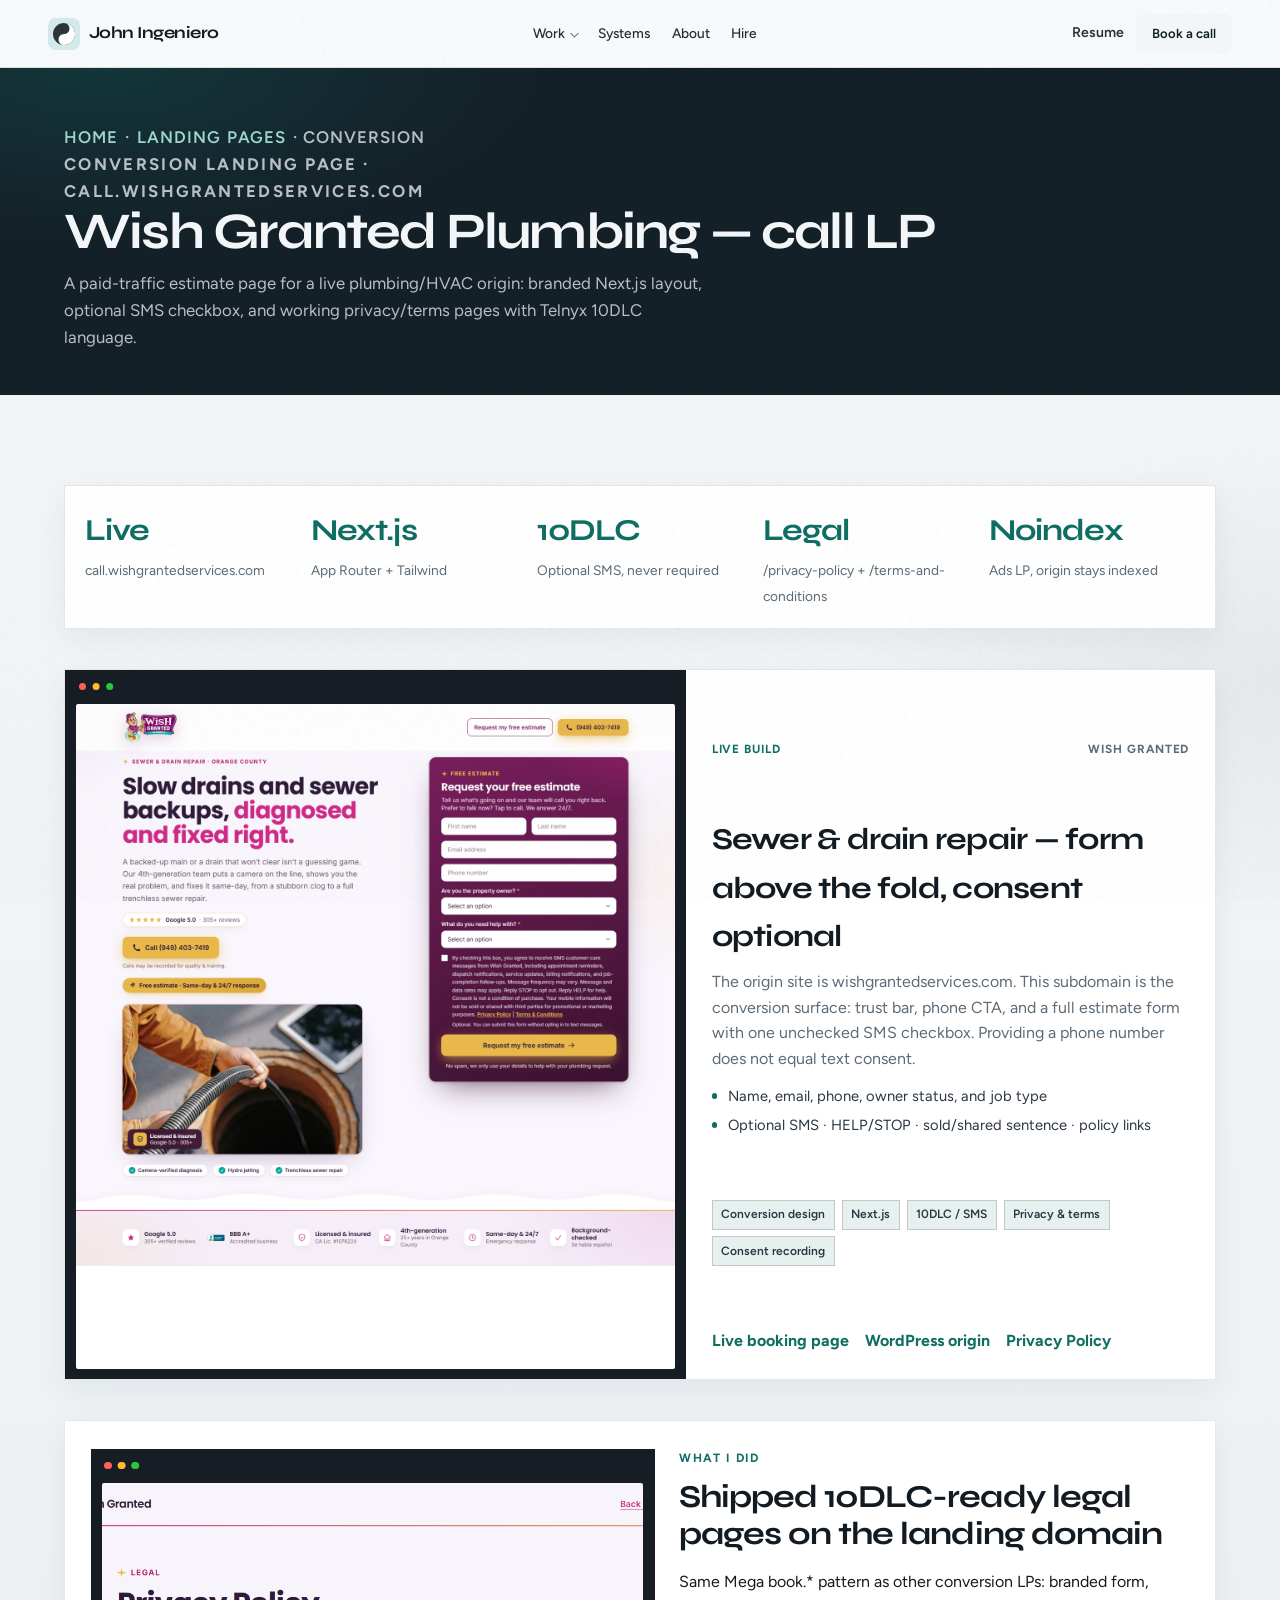
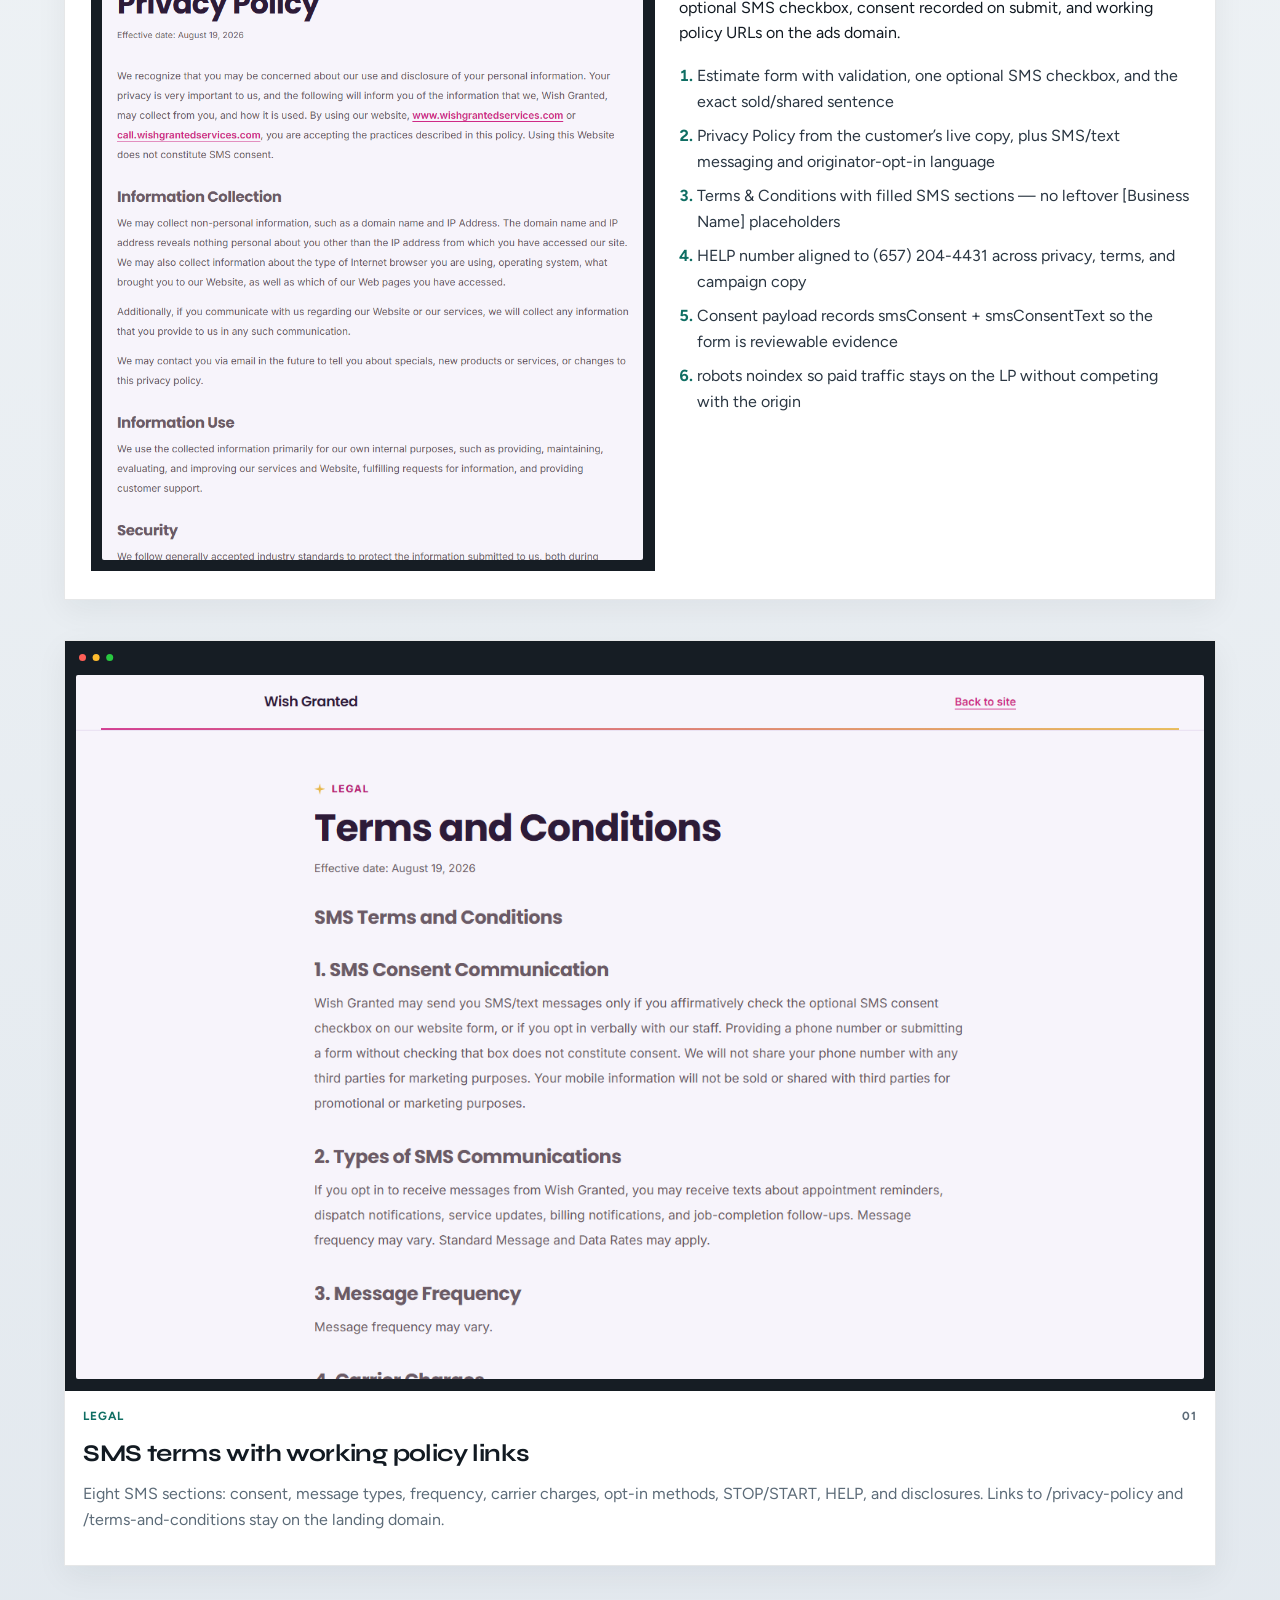
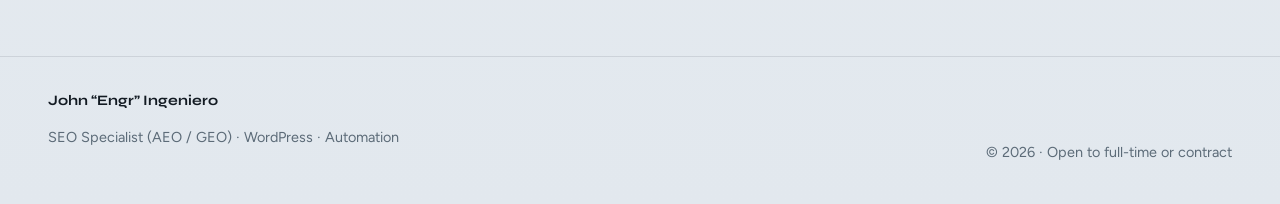
<file: wish-granted.html>
<!DOCTYPE html>
<html lang="en">
<head>
  <meta charset="UTF-8" />
  <meta name="viewport" content="width=device-width, initial-scale=1" />
  <title>Wish Granted Plumbing booking LP — John Ingeniero</title>
  <meta name="description" content="Conversion landing page for Wish Granted Plumbing: Next.js estimate form, optional SMS consent, privacy/terms, live at call.wishgrantedservices.com." />
  <link rel="canonical" href="https://jingeniero06-cloud.github.io/jingeniero06-cloud/wish-granted.html" />
  <link rel="preconnect" href="https://fonts.googleapis.com" />
  <link rel="preconnect" href="https://fonts.gstatic.com" crossorigin />
  <link href="https://fonts.googleapis.com/css2?family=Instrument+Serif:ital@0;1&family=Syne:wght@500;600;700;800&family=Figtree:wght@400;500;600;700&display=swap" rel="stylesheet" />
  <base href="./" />
  <link rel="icon" href="assets/images/logo.svg" type="image/svg+xml" />
  <link rel="apple-touch-icon" href="assets/images/logo.png" />
  <link rel="stylesheet" href="styles.css?v=site7" />
</head>
<body class="inner-page">
  <div class="grain" aria-hidden="true"></div>
  <header class="site-header is-solid" data-header>
    <a class="logo" href="index.html"><img class="logo-mark" src="assets/images/logo.svg" alt="" width="32" height="32" /> John Ingeniero</a>
    <nav class="nav" id="site-nav" data-nav aria-label="Primary">
      <div class="nav-group" data-subnav>
        <button type="button" class="nav-trigger" data-subnav-btn aria-expanded="false">Work</button>
        <div class="nav-dropdown">
          <a href="akua.html">Akua Mind &amp; Body<small>7.8K traffic · indexed ~20→146</small></a>
          <a href="injury-lawstars.html">Injury LawStars<small>FL personal injury · +90.6% clicks</small></a>
          <div class="nav-nested" data-nested-nav>
            <button type="button" class="nav-nested-trigger is-active" data-nested-btn aria-expanded="false">Landing pages<small>4 conversion LPs</small></button>
            <div class="nav-flyout">
              <a href="landing-pages.html">All landing pages<small>Work → Landing pages</small></a>
              <a href="austin-book.html">Austin Foundation Repair<small>book.austinfoundationrepairexperts.com</small></a>
              <a class="is-active" aria-current="page" href="wish-granted.html">Wish Granted Plumbing<small>call.wishgrantedservices.com</small></a>
              <a href="rapid-fence.html">Rapid Fence<small>book.rapidfence.net</small></a>
              <a href="fairway-advisors.html">Fairway Advisors<small>info.fairwayadvisors.com</small></a>
            </div>
          </div>
          <a href="mega-inc.html">Mega Inc. fleet<small>598 production domains</small></a>
          <a href="queue.html">Technical queue<small>553 completed tickets</small></a>
          <a href="campaign-ops.html">Campaign ops<small>10DLC, SMS, handoff</small></a>
          <a href="work.html">Selected work<small>Audits, feeds, on-page SEO</small></a>
        </div>
      </div>
      <a href="index.html#systems">Systems</a>
      <a href="index.html#about">About</a>
      <a href="index.html#connect">Hire</a>
      <a class="nav-resume" href="assets/resume.pdf?v=aeo1" target="_blank" rel="noopener noreferrer">Resume</a>
    </nav>
    <div class="header-actions">
      <a class="header-resume" href="assets/resume.pdf?v=aeo1" target="_blank" rel="noopener noreferrer">Resume</a>
      <a class="btn btn-sm btn-primary" href="https://calendly.com/jingeniero-06/30min" target="_blank" rel="noopener noreferrer">Book a call</a>
      <button class="nav-toggle" type="button" data-nav-toggle aria-expanded="false" aria-controls="site-nav" aria-label="Open menu"><span></span><span></span></button>
    </div>
  </header>
  <header class="page-hero">
    <div class="page-hero-inner">
      <p class="crumb"><a href="index.html">Home</a> · <a href="landing-pages.html">Landing pages</a> · Conversion</p>
      <p class="eyebrow">Conversion landing page · call.wishgrantedservices.com</p>
      <h1>Wish Granted Plumbing — call LP</h1>
      <p>A paid-traffic estimate page for a live plumbing/HVAC origin: branded Next.js layout, optional SMS checkbox, and working privacy/terms pages with Telnyx 10DLC language.</p>
    </div>
  </header>
  <main>
    <section class="section work queue-ops">
      <ul class="mega-stats reveal" aria-label="Wish Granted LP facts">
        <li><strong>Live</strong><span>call.wishgrantedservices.com</span></li>
        <li><strong>Next.js</strong><span>App Router + Tailwind</span></li>
        <li><strong>10DLC</strong><span>Optional SMS, never required</span></li>
        <li><strong>Legal</strong><span>/privacy-policy + /terms-and-conditions</span></li>
        <li><strong>Noindex</strong><span>Ads LP, origin stays indexed</span></li>
      </ul>

      <div class="work-stack">
        <article class="work-item featured reveal">
          <div class="work-meta"><span class="work-label">Live build</span><span class="work-index">Wish Granted</span></div>
          <figure class="work-media"><img src="assets/images/wish-granted/hero.png" alt="Wish Granted Plumbing landing page hero with estimate form and optional SMS consent" width="1440" height="1600" loading="eager" decoding="async" /></figure>
          <div class="work-body">
            <h3>Sewer &amp; drain repair — form above the fold, consent optional</h3>
            <p>The origin site is wishgrantedservices.com. This subdomain is the conversion surface: trust bar, phone CTA, and a full estimate form with one unchecked SMS checkbox. Providing a phone number does not equal text consent.</p>
            <ul class="metric-list">
              <li>Name, email, phone, owner status, and job type</li>
              <li>Optional SMS · HELP/STOP · sold/shared sentence · policy links</li>
            </ul>
            <ul class="skill-row"><li>Conversion design</li><li>Next.js</li><li>10DLC / SMS</li><li>Privacy &amp; terms</li><li>Consent recording</li></ul>
            <div class="work-links">
              <a href="https://call.wishgrantedservices.com/" target="_blank" rel="noopener noreferrer">Live booking page</a>
              <a href="https://www.wishgrantedservices.com/" target="_blank" rel="noopener noreferrer">WordPress origin</a>
              <a href="https://call.wishgrantedservices.com/privacy-policy" target="_blank" rel="noopener noreferrer">Privacy Policy</a>
            </div>
          </div>
        </article>
      </div>

      <div class="success-did reveal">
        <div class="success-did-copy">
          <p class="eyebrow">What I did</p>
          <h2>Shipped 10DLC-ready legal pages on the landing domain</h2>
          <p>Same Mega book.* pattern as other conversion LPs: branded form, optional SMS checkbox, consent recorded on submit, and working policy URLs on the ads domain.</p>
          <ol class="did-list">
            <li>Estimate form with validation, one optional SMS checkbox, and the exact sold/shared sentence</li>
            <li>Privacy Policy from the customer’s live copy, plus SMS/text messaging and originator-opt-in language</li>
            <li>Terms &amp; Conditions with filled SMS sections — no leftover [Business Name] placeholders</li>
            <li>HELP number aligned to (657) 204-4431 across privacy, terms, and campaign copy</li>
            <li>Consent payload records smsConsent + smsConsentText so the form is reviewable evidence</li>
            <li>robots noindex so paid traffic stays on the LP without competing with the origin</li>
          </ol>
        </div>
        <figure class="work-media">
          <img src="assets/images/wish-granted/privacy.png" alt="Wish Granted Privacy Policy page with SMS consent language" width="1440" height="1100" loading="lazy" decoding="async" />
        </figure>
      </div>

      <div class="success-gallery">
        <article class="work-item reveal">
          <div class="work-meta"><span class="work-label">Legal</span><span class="work-index">01</span></div>
          <figure class="work-media"><img src="assets/images/wish-granted/terms.png" alt="Wish Granted Terms and Conditions SMS section" width="1440" height="900" loading="lazy" decoding="async" /></figure>
          <div class="work-body">
            <h3>SMS terms with working policy links</h3>
            <p>Eight SMS sections: consent, message types, frequency, carrier charges, opt-in methods, STOP/START, HELP, and disclosures. Links to /privacy-policy and /terms-and-conditions stay on the landing domain.</p>
          </div>
        </article>
      </div>
    </section>
  </main>
  <footer class="site-footer">
    <div>
      <p class="footer-name">John “Engr” Ingeniero</p>
      <p>SEO Specialist (AEO / GEO) · WordPress · Automation</p>
    </div>
    <p class="footer-note">© <span id="year"></span> · Open to full-time or contract</p>
  </footer>
  <script src="script.js?v=site6"></script>
</body>
</html>
</file>
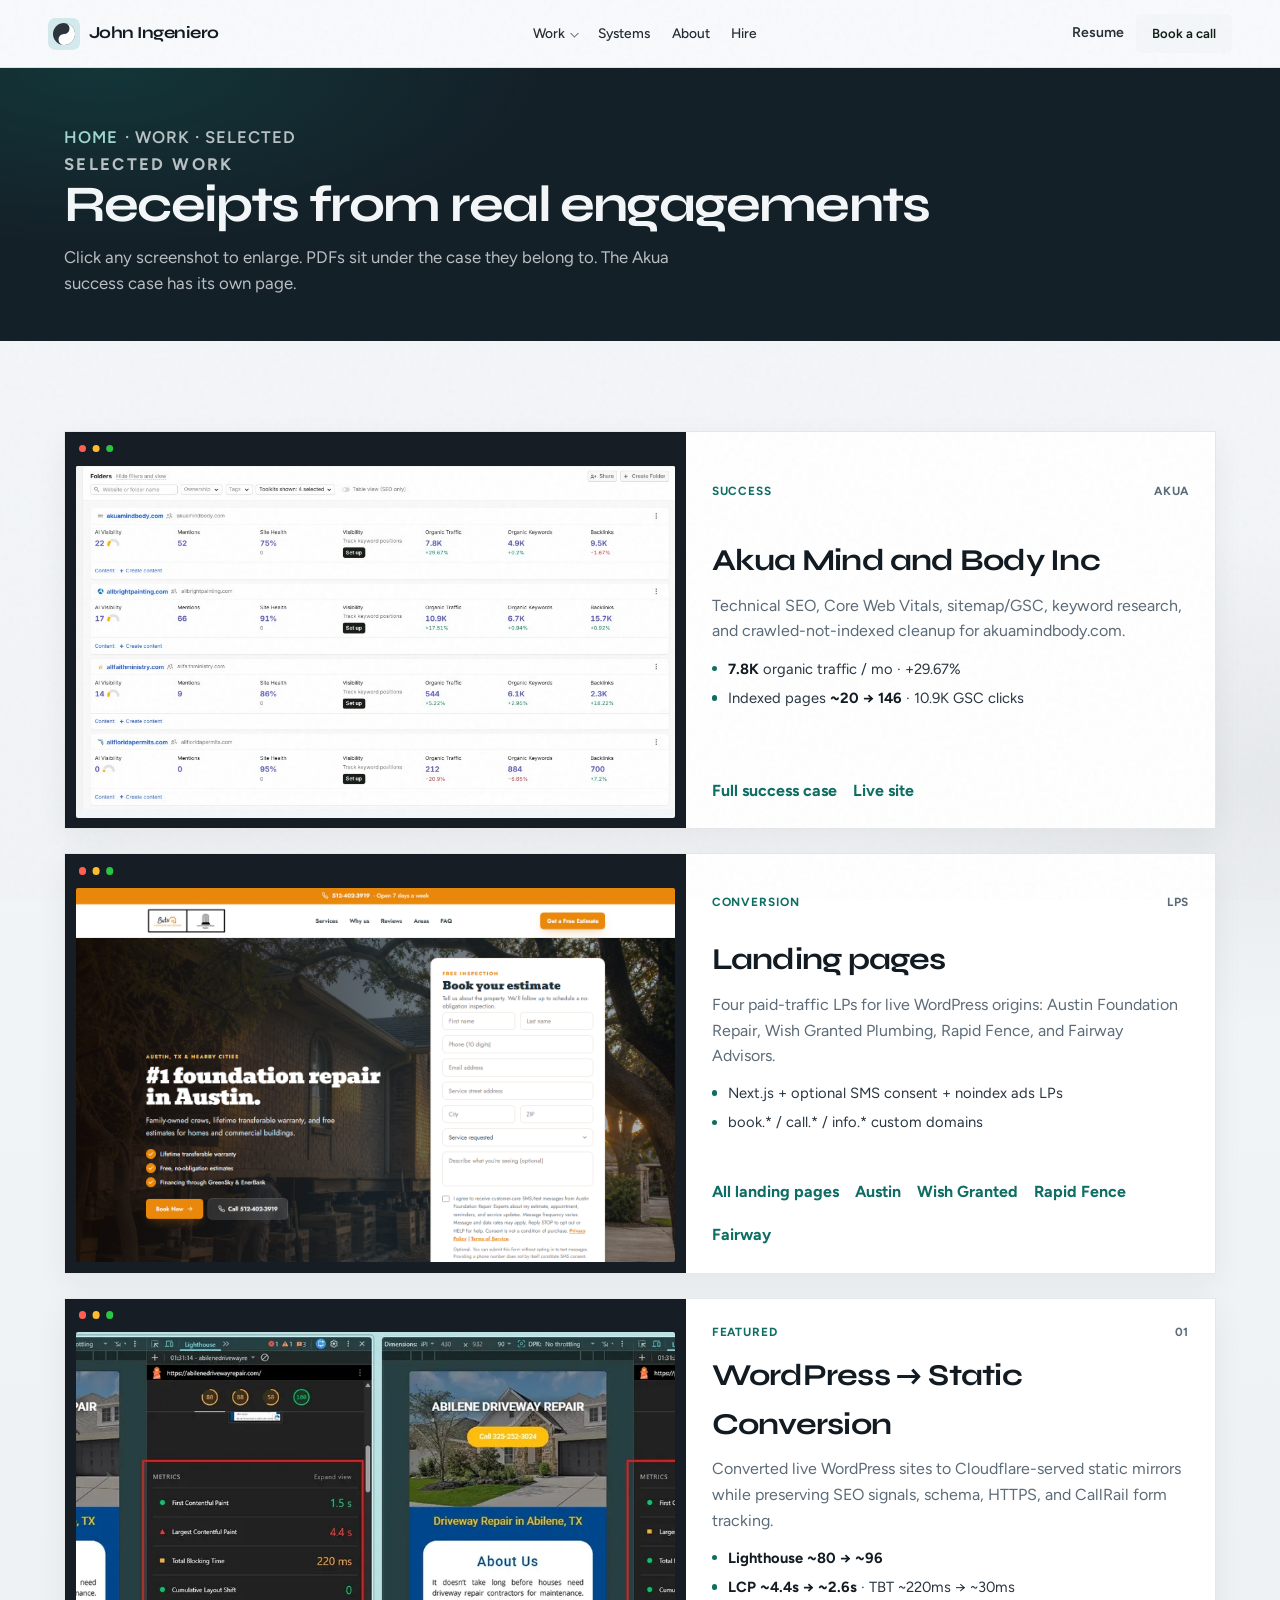
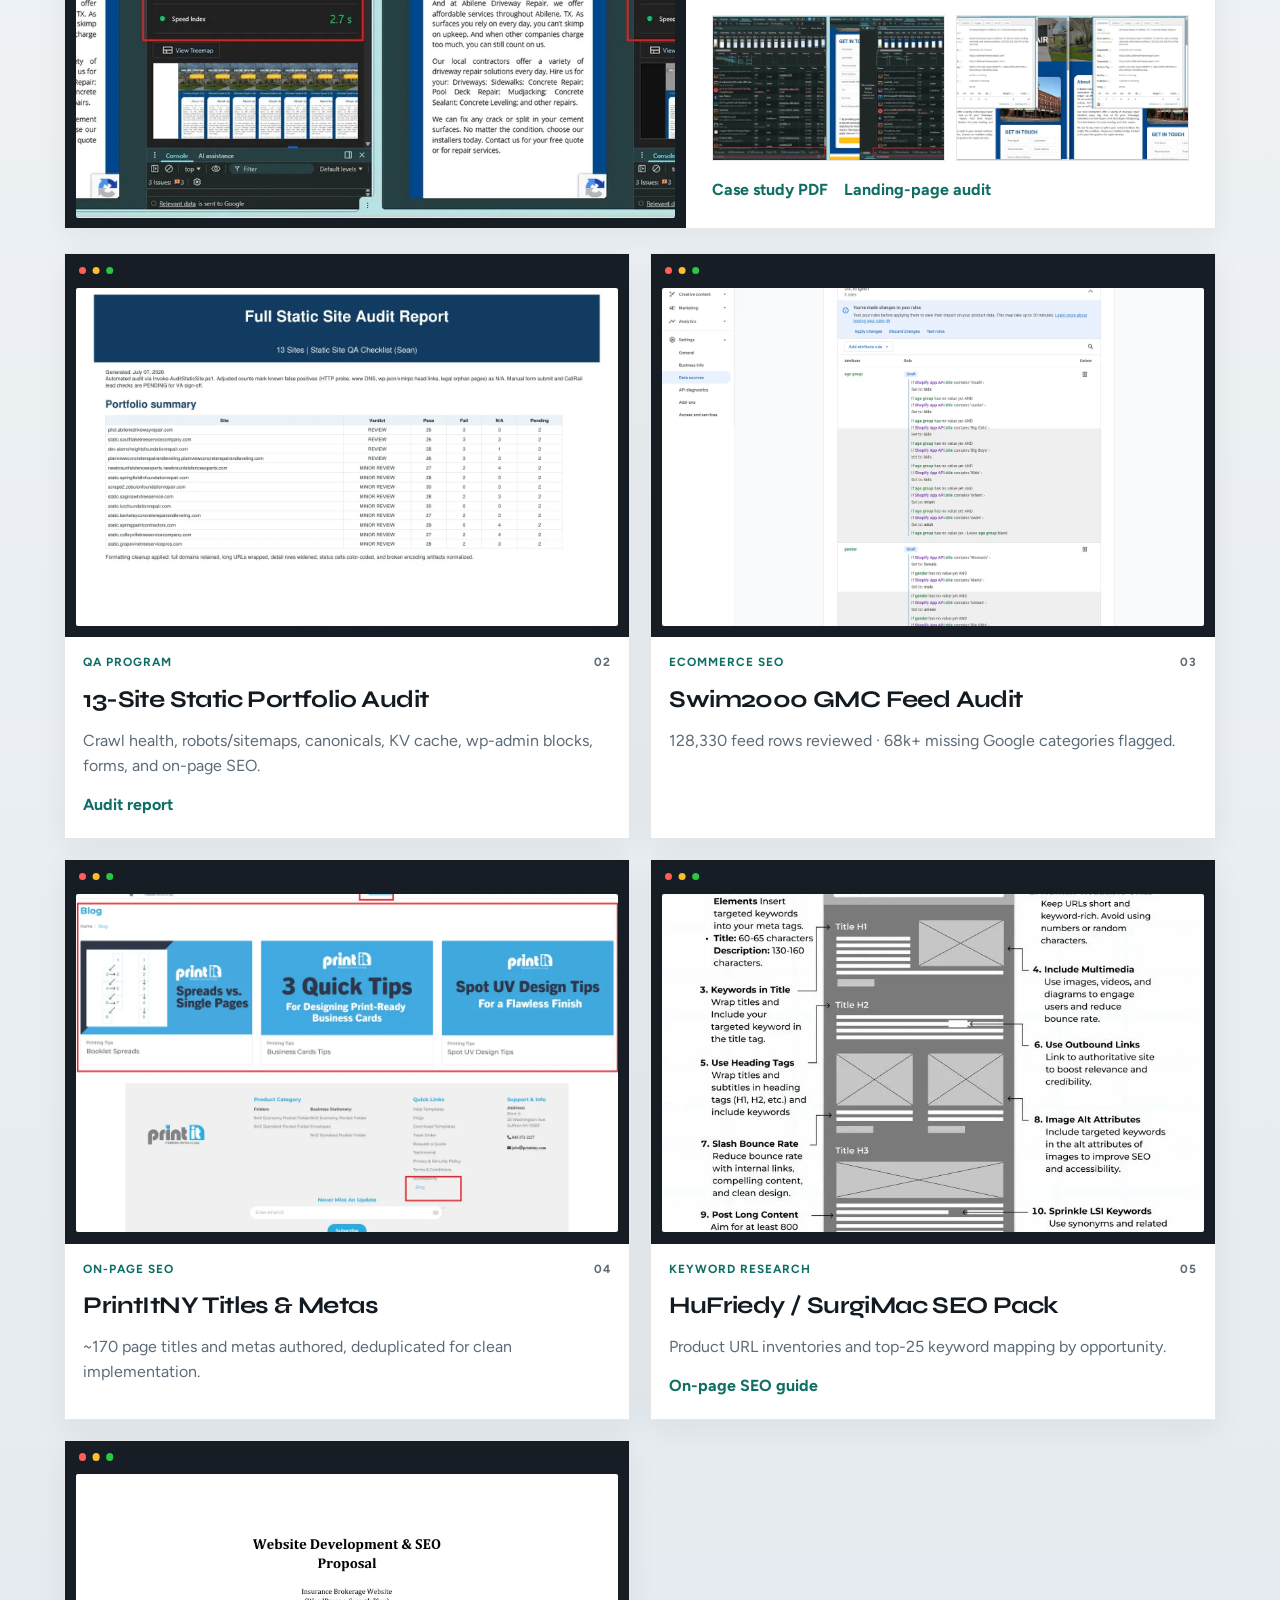
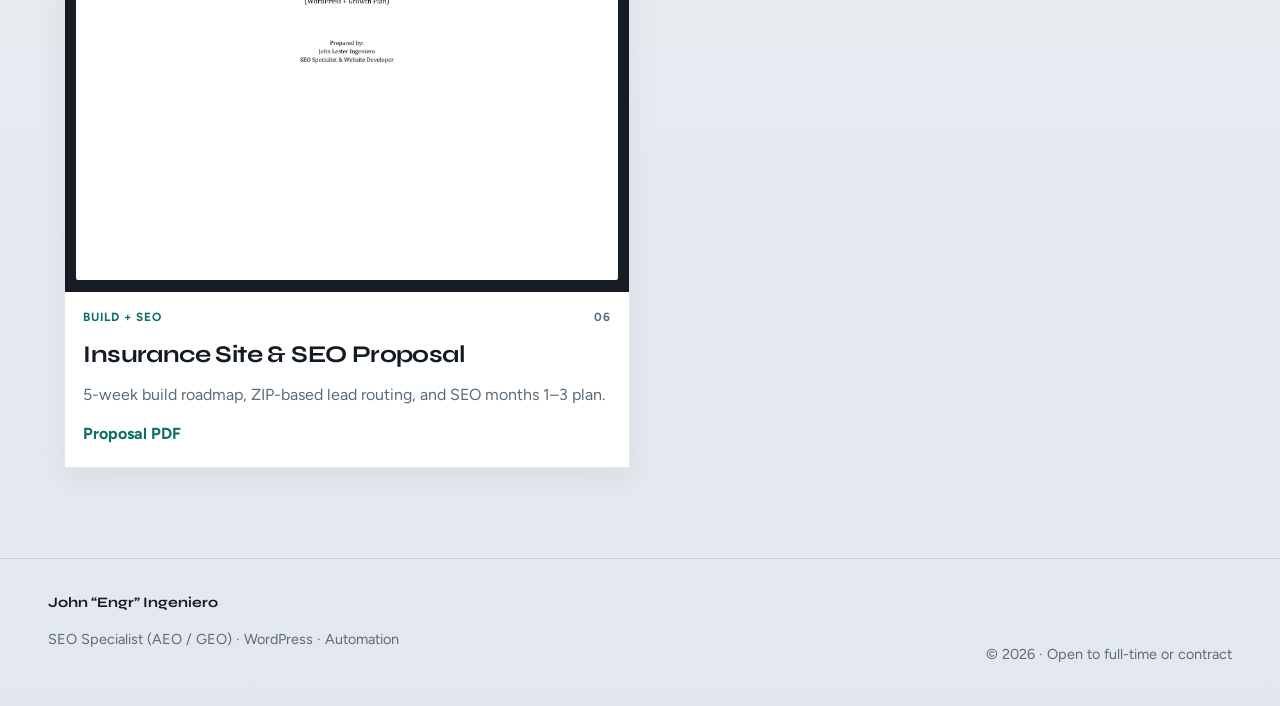
<file: work.html>
<!DOCTYPE html>
<html lang="en">
<head>
  <meta charset="UTF-8" />
  <meta name="viewport" content="width=device-width, initial-scale=1" />
  <title>Selected work — John Ingeniero</title>
  <meta name="description" content="Static conversion case study, 13-site QA, Swim2000 GMC feed audit, PrintItNY titles, HuFriedy keywords, and insurance SEO proposal." />
  <link rel="canonical" href="https://jingeniero06-cloud.github.io/jingeniero06-cloud/work.html" />
  <link rel="preconnect" href="https://fonts.googleapis.com" />
  <link rel="preconnect" href="https://fonts.gstatic.com" crossorigin />
  <link href="https://fonts.googleapis.com/css2?family=Instrument+Serif:ital@0;1&family=Syne:wght@500;600;700;800&family=Figtree:wght@400;500;600;700&display=swap" rel="stylesheet" />
  <base href="./" />
  <link rel="icon" href="assets/images/logo.svg" type="image/svg+xml" />
  <link rel="apple-touch-icon" href="assets/images/logo.png" />
  <link rel="stylesheet" href="styles.css?v=site7" />
</head>
<body class="inner-page">
  <div class="grain" aria-hidden="true"></div>
  <header class="site-header is-solid" data-header>
    <a class="logo" href="index.html"><img class="logo-mark" src="assets/images/logo.svg" alt="" width="32" height="32" /> John Ingeniero</a>
    <nav class="nav" id="site-nav" data-nav aria-label="Primary">
      <div class="nav-group" data-subnav>
        <button type="button" class="nav-trigger" data-subnav-btn aria-expanded="false">Work</button>
        <div class="nav-dropdown">
          <a href="akua.html">Akua Mind &amp; Body<small>7.8K traffic · indexed ~20→146</small></a>
          <a href="injury-lawstars.html">Injury LawStars<small>FL personal injury · +90.6% clicks</small></a>
          <div class="nav-nested" data-nested-nav>
            <button type="button" class="nav-nested-trigger" data-nested-btn aria-expanded="false">Landing pages<small>4 conversion LPs</small></button>
            <div class="nav-flyout">
              <a href="landing-pages.html">All landing pages<small>Work → Landing pages</small></a>
              <a href="austin-book.html">Austin Foundation Repair<small>book.austinfoundationrepairexperts.com</small></a>
              <a href="wish-granted.html">Wish Granted Plumbing<small>call.wishgrantedservices.com</small></a>
              <a href="rapid-fence.html">Rapid Fence<small>book.rapidfence.net</small></a>
              <a href="fairway-advisors.html">Fairway Advisors<small>info.fairwayadvisors.com</small></a>
            </div>
          </div>
          <a href="mega-inc.html">Mega Inc. fleet<small>598 production domains</small></a>
          <a href="queue.html">Technical queue<small>553 completed tickets</small></a>
          <a href="campaign-ops.html">Campaign ops<small>10DLC, SMS, handoff</small></a>
          <a class="is-active" href="work.html" aria-current="page">Selected work<small>Audits, feeds, on-page SEO</small></a>
        </div>
      </div>
      <a href="index.html#systems">Systems</a>
      <a href="index.html#about">About</a>
      <a href="index.html#connect">Hire</a>
      <a class="nav-resume" href="assets/resume.pdf?v=aeo1" target="_blank" rel="noopener noreferrer">Resume</a>
    </nav>
    <div class="header-actions">
      <a class="header-resume" href="assets/resume.pdf?v=aeo1" target="_blank" rel="noopener noreferrer">Resume</a>
      <a class="btn btn-sm btn-primary" href="https://calendly.com/jingeniero-06/30min" target="_blank" rel="noopener noreferrer">Book a call</a>
      <button class="nav-toggle" type="button" data-nav-toggle aria-expanded="false" aria-controls="site-nav" aria-label="Open menu"><span></span><span></span></button>
    </div>
  </header>
  <header class="page-hero">
    <div class="page-hero-inner">
      <p class="crumb"><a href="index.html">Home</a> · Work · Selected</p>
      <p class="eyebrow">Selected work</p>
      <h1>Receipts from real engagements</h1>
      <p>Click any screenshot to enlarge. PDFs sit under the case they belong to. The Akua success case has its own page.</p>
    </div>
  </header>
  <main>
    <section class="section work">
      <div class="work-stack">
        <article class="work-item featured reveal" id="akua">
          <div class="work-meta"><span class="work-label">Success</span><span class="work-index">Akua</span></div>
          <figure class="work-media work-media-dash"><img src="assets/images/success/akua-organic-dashboard.png" alt="Akua Mind and Body Inc: 7.8K organic traffic plus 29.67 percent" width="1600" height="700" loading="eager" decoding="async" /></figure>
          <div class="work-body">
            <h3>Akua Mind and Body Inc</h3>
            <p>Technical SEO, Core Web Vitals, sitemap/GSC, keyword research, and crawled-not-indexed cleanup for akuamindbody.com.</p>
            <ul class="metric-list">
              <li><span>7.8K</span> organic traffic / mo · +29.67%</li>
              <li>Indexed pages <span>~20 → 146</span> · 10.9K GSC clicks</li>
            </ul>
            <div class="work-links">
              <a href="akua.html">Full success case</a>
              <a href="https://akuamindbody.com" target="_blank" rel="noopener noreferrer">Live site</a>
            </div>
          </div>
        </article>
        <article class="work-item featured reveal" id="landing-pages">
          <div class="work-meta"><span class="work-label">Conversion</span><span class="work-index">LPs</span></div>
          <figure class="work-media"><img src="assets/images/austin-book/hero.png" alt="Conversion landing pages including Austin Foundation Repair booking form" width="1440" height="900" loading="lazy" decoding="async" /></figure>
          <div class="work-body">
            <h3>Landing pages</h3>
            <p>Four paid-traffic LPs for live WordPress origins: Austin Foundation Repair, Wish Granted Plumbing, Rapid Fence, and Fairway Advisors.</p>
            <ul class="metric-list">
              <li>Next.js + optional SMS consent + noindex ads LPs</li>
              <li>book.* / call.* / info.* custom domains</li>
            </ul>
            <div class="work-links">
              <a href="landing-pages.html">All landing pages</a>
              <a href="austin-book.html">Austin</a>
              <a href="wish-granted.html">Wish Granted</a>
              <a href="rapid-fence.html">Rapid Fence</a>
              <a href="fairway-advisors.html">Fairway</a>
            </div>
          </div>
        </article>
        <article class="work-item featured reveal" id="static-conversion">
          <div class="work-meta"><span class="work-label">Featured</span><span class="work-index">01</span></div>
          <figure class="work-media"><img src="assets/images/card-static-lighthouse.webp" alt="Lighthouse before/after Performance 88 to 96" width="1400" height="700" loading="eager" decoding="async" /></figure>
          <div class="work-body">
            <h3>WordPress → Static Conversion</h3>
            <p>Converted live WordPress sites to Cloudflare-served static mirrors while preserving SEO signals, schema, HTTPS, and CallRail form tracking.</p>
            <ul class="metric-list">
              <li><span>Lighthouse ~80 → ~96</span></li>
              <li><span>LCP ~4.4s → ~2.6s</span> · TBT ~220ms → ~30ms</li>
            </ul>
            <div class="work-thumbs">
              <img src="assets/images/card-static-network.webp" alt="Network panel before/after" width="700" height="310" loading="lazy" decoding="async" />
              <img src="assets/images/card-static-seo-meta.webp" alt="SEO meta comparison" width="700" height="345" loading="lazy" decoding="async" />
            </div>
            <div class="work-links">
              <a href="assets/static-conversion-case-study.pdf" target="_blank" rel="noopener noreferrer">Case study PDF</a>
              <a href="assets/static-landing-case-study.pdf" target="_blank" rel="noopener noreferrer">Landing-page audit</a>
            </div>
          </div>
        </article>
        <div class="work-grid">
          <article class="work-item reveal">
            <div class="work-meta"><span class="work-label">QA program</span><span class="work-index">02</span></div>
            <figure class="work-media"><img src="assets/images/card-portfolio-audit.webp" alt="13-site static audit report" width="1348" height="953" loading="lazy" decoding="async" /></figure>
            <div class="work-body">
              <h3>13-Site Static Portfolio Audit</h3>
              <p>Crawl health, robots/sitemaps, canonicals, KV cache, wp-admin blocks, forms, and on-page SEO.</p>
              <div class="work-links"><a href="assets/portfolio-audit-13sites.pdf" target="_blank" rel="noopener noreferrer">Audit report</a></div>
            </div>
          </article>
          <article class="work-item reveal">
            <div class="work-meta"><span class="work-label">Ecommerce SEO</span><span class="work-index">03</span></div>
            <figure class="work-media"><img src="assets/images/card-swim2000-gmc.webp" alt="Swim2000 Google Merchant Center audit" width="1400" height="1588" loading="lazy" decoding="async" /></figure>
            <div class="work-body">
              <h3>Swim2000 GMC Feed Audit</h3>
              <p>128,330 feed rows reviewed · 68k+ missing Google categories flagged.</p>
            </div>
          </article>
          <article class="work-item reveal">
            <div class="work-meta"><span class="work-label">On-page SEO</span><span class="work-index">04</span></div>
            <figure class="work-media"><img src="assets/images/card-printitny.webp" alt="PrintItNY titles and metas" width="1200" height="891" loading="lazy" decoding="async" /></figure>
            <div class="work-body">
              <h3>PrintItNY Titles &amp; Metas</h3>
              <p>~170 page titles and metas authored, deduplicated for clean implementation.</p>
            </div>
          </article>
          <article class="work-item reveal">
            <div class="work-meta"><span class="work-label">Keyword research</span><span class="work-index">05</span></div>
            <figure class="work-media"><img src="assets/images/card-onpage-seo.webp" alt="On-page SEO guide" width="800" height="1000" loading="lazy" decoding="async" /></figure>
            <div class="work-body">
              <h3>HuFriedy / SurgiMac SEO Pack</h3>
              <p>Product URL inventories and top-25 keyword mapping by opportunity.</p>
              <div class="work-links"><a href="assets/images/on-page-seo-guide.jpeg" target="_blank" rel="noopener noreferrer">On-page SEO guide</a></div>
            </div>
          </article>
          <article class="work-item reveal">
            <div class="work-meta"><span class="work-label">Build + SEO</span><span class="work-index">06</span></div>
            <figure class="work-media work-media-doc"><img src="assets/images/card-insurance-proposal.webp" alt="Insurance website and SEO proposal" width="980" height="1268" loading="lazy" decoding="async" /></figure>
            <div class="work-body">
              <h3>Insurance Site &amp; SEO Proposal</h3>
              <p>5-week build roadmap, ZIP-based lead routing, and SEO months 1–3 plan.</p>
              <div class="work-links"><a href="assets/website-seo-proposal.pdf" target="_blank" rel="noopener noreferrer">Proposal PDF</a></div>
            </div>
          </article>
        </div>
      </div>
    </section>
  </main>
  <footer class="site-footer">
    <div>
      <p class="footer-name">John “Engr” Ingeniero</p>
      <p>SEO Specialist (AEO / GEO) · WordPress · Automation</p>
    </div>
    <p class="footer-note">© <span id="year"></span> · Open to full-time or contract</p>
  </footer>
  <script src="script.js?v=site6"></script>
</body>
</html>
</file>
<file: styles.css>
:root {
  --bg: #eef2f5;
  --bg-deep: #e2e8ee;
  --ink: #121a22;
  --ink-soft: #2a3642;
  --muted: #5c6b78;
  --accent: #0f6e63;
  --accent-strong: #14867a;
  --accent-wash: rgba(15, 110, 99, 0.1);
  --line: rgba(18, 26, 34, 0.1);
  --line-strong: rgba(18, 26, 34, 0.18);
  --hero-ink: #f4f7f9;
  --hero-muted: rgba(244, 247, 249, 0.82);
  --surface: #ffffff;
  --card: #ffffff;
  --font-display: "Syne", "Segoe UI", sans-serif;
  --font-serif: "Instrument Serif", Georgia, serif;
  --font-body: "Figtree", "Segoe UI", sans-serif;
  --ease: cubic-bezier(0.22, 1, 0.36, 1);
  --max: 72rem;
  --radius: 0.35rem;
  --shadow: 0 10px 30px rgba(18, 26, 34, 0.06);
}

*,
*::before,
*::after {
  box-sizing: border-box;
}

html {
  scroll-behavior: smooth;
  scroll-padding-top: 4.75rem;
}

body {
  margin: 0;
  min-height: 100vh;
  font-family: var(--font-body);
  font-weight: 400;
  color: var(--ink);
  background:
    radial-gradient(1200px 600px at 10% -10%, rgba(15, 110, 99, 0.08), transparent 55%),
    radial-gradient(900px 500px at 100% 20%, rgba(18, 26, 34, 0.05), transparent 50%),
    linear-gradient(180deg, #f5f7f9 0%, var(--bg) 40%, var(--bg-deep) 100%);
  line-height: 1.6;
  overflow-x: hidden;
}

.grain {
  position: fixed;
  inset: 0;
  pointer-events: none;
  z-index: 80;
  opacity: 0.04;
  mix-blend-mode: multiply;
  background-image: url("data:image/svg+xml,%3Csvg viewBox='0 0 200 200' xmlns='http://www.w3.org/2000/svg'%3E%3Cfilter id='n'%3E%3CfeTurbulence type='fractalNoise' baseFrequency='0.85' numOctaves='3' stitchTiles='stitch'/%3E%3C/filter%3E%3Crect width='100%25' height='100%25' filter='url(%23n)'/%3E%3C/svg%3E");
}

a {
  color: inherit;
  text-decoration: none;
}

img {
  max-width: 100%;
  height: auto;
  display: block;
}

.site-header {
  position: fixed;
  top: 0;
  left: 0;
  right: 0;
  z-index: 50;
  display: flex;
  align-items: center;
  justify-content: space-between;
  gap: 1rem;
  min-height: 4.25rem;
  padding: 0.8rem clamp(1.25rem, 4vw, 3rem);
  transition: background 0.35s var(--ease), border-color 0.35s var(--ease), backdrop-filter 0.35s var(--ease), color 0.35s var(--ease);
  border-bottom: 1px solid transparent;
  color: var(--hero-ink);
}

.site-header.is-solid {
  background: rgba(248, 250, 252, 0.92);
  backdrop-filter: blur(16px);
  border-bottom-color: var(--line);
  color: var(--ink);
}

.site-header.is-open {
  background: rgba(18, 26, 34, 0.94);
  color: var(--hero-ink);
}

.site-header.is-solid.is-open {
  background: rgba(248, 250, 252, 0.98);
  color: var(--ink);
}

.logo {
  display: inline-flex;
  align-items: center;
  gap: 0.55rem;
  font-family: var(--font-display);
  font-size: 1.05rem;
  font-weight: 700;
  letter-spacing: -0.03em;
  z-index: 2;
}

.logo-mark {
  width: 2rem;
  height: 2rem;
  flex-shrink: 0;
  border-radius: 0.42rem;
}

.header-actions {
  display: flex;
  align-items: center;
  gap: 0.75rem;
  z-index: 2;
}

.header-resume {
  display: none;
  font-size: 0.88rem;
  font-weight: 600;
  opacity: 0.9;
}

.header-resume:hover {
  color: var(--accent);
}

.nav-toggle {
  display: inline-flex;
  flex-direction: column;
  justify-content: center;
  gap: 0.28rem;
  width: 2.4rem;
  height: 2.4rem;
  padding: 0;
  border: 1px solid rgba(244, 247, 249, 0.28);
  background: transparent;
  cursor: pointer;
}

.site-header.is-solid .nav-toggle {
  border-color: var(--line-strong);
}

.nav-toggle span {
  display: block;
  width: 1rem;
  height: 1.5px;
  margin: 0 auto;
  background: currentColor;
  transition: transform 0.25s var(--ease);
}

.site-header.is-open .nav-toggle span:first-child {
  transform: translateY(0.19rem) rotate(45deg);
}

.site-header.is-open .nav-toggle span:last-child {
  transform: translateY(-0.19rem) rotate(-45deg);
}

.nav {
  display: none;
}

.nav a {
  position: relative;
  transition: opacity 0.2s ease;
}

.nav a:hover {
  opacity: 1;
}

.site-header:not(.is-solid) .nav a:hover,
.site-header:not(.is-solid) .header-resume:hover {
  color: #c8f0e8;
}

.site-header.is-solid .nav a:hover,
.site-header.is-solid .header-resume:hover {
  color: var(--accent);
}

.nav-resume {
  display: none;
}

.btn {
  display: inline-flex;
  align-items: center;
  justify-content: center;
  gap: 0.4rem;
  padding: 0.82rem 1.25rem;
  border-radius: var(--radius);
  font-family: var(--font-body);
  font-size: 0.92rem;
  font-weight: 600;
  border: 1px solid transparent;
  cursor: pointer;
  transition: background 0.25s ease, border-color 0.25s ease, color 0.25s ease, transform 0.3s var(--ease);
}

.btn:hover {
  transform: translateY(-2px);
}

.btn-sm {
  padding: 0.5rem 0.95rem;
  font-size: 0.82rem;
}

.btn-primary {
  background: var(--accent);
  color: #f7fffd;
}

.btn-primary:hover {
  background: var(--accent-strong);
}

.site-header:not(.is-solid) .btn-primary {
  background: #f4f7f9;
  color: #102018;
}

.site-header:not(.is-solid) .btn-primary:hover {
  background: #fff;
}

.btn-ghost {
  border-color: var(--line-strong);
  color: var(--ink);
  background: transparent;
}

.btn-ghost:hover {
  border-color: var(--accent);
  color: var(--accent);
}

.hero .btn-ghost {
  border-color: rgba(244, 247, 249, 0.35);
  color: var(--hero-ink);
}

.hero .btn-ghost:hover {
  border-color: #fff;
  color: #fff;
}

.hero {
  position: relative;
  min-height: 100vh;
  min-height: 100dvh;
  display: grid;
  align-items: center;
  overflow: hidden;
  color: var(--hero-ink);
}

.hero-media {
  position: absolute;
  inset: 0;
  z-index: 0;
}

.hero-bg {
  width: 100%;
  height: 100%;
  object-fit: cover;
  object-position: center;
  transform: scale(1.08);
  animation: heroZoom 18s var(--ease) forwards;
}

.hero-shade {
  position: absolute;
  inset: 0;
  background:
    linear-gradient(180deg, rgba(10, 16, 22, 0.55) 0%, rgba(10, 16, 22, 0.42) 42%, rgba(10, 16, 22, 0.88) 100%),
    linear-gradient(90deg, rgba(10, 16, 22, 0.72) 0%, rgba(10, 16, 22, 0.18) 62%);
}

.hero-content {
  position: relative;
  z-index: 1;
  width: min(100% - 2.5rem, var(--max));
  margin: 0 auto;
  padding: 7.5rem 0 8.5rem;
}

.hero-kicker {
  display: inline-flex;
  align-items: center;
  gap: 0.55rem;
  margin: 0 0 1rem;
  padding: 0.38rem 0.75rem;
  border: 1px solid rgba(159, 216, 207, 0.38);
  background: rgba(15, 110, 99, 0.22);
  font-size: 0.72rem;
  font-weight: 700;
  letter-spacing: 0.12em;
  text-transform: uppercase;
  color: #c8f0e8;
  opacity: 0;
  animation: rise 0.9s var(--ease) 0.1s forwards;
}

.hero-kicker::before {
  content: "";
  width: 0.45rem;
  height: 0.45rem;
  border-radius: 50%;
  background: #5ee0c5;
}

.hero-role {
  margin: 0 0 0.65rem;
  font-size: 0.92rem;
  font-weight: 600;
  letter-spacing: 0.04em;
  text-transform: uppercase;
  color: #9fd8cf;
  opacity: 0;
  animation: rise 1s var(--ease) 0.16s forwards;
}

.hero-brand {
  margin: 0 0 0.85rem;
  font-family: var(--font-display);
  font-size: clamp(2.4rem, 6.4vw, 4.4rem);
  font-weight: 800;
  line-height: 0.96;
  letter-spacing: -0.04em;
  max-width: 14ch;
  opacity: 0;
  animation: rise 1s var(--ease) 0.22s forwards;
}

.hero-title {
  margin: 0 0 0.9rem;
  max-width: 34rem;
  font-family: var(--font-serif);
  font-size: clamp(1.25rem, 2.4vw, 1.7rem);
  font-weight: 400;
  line-height: 1.35;
  color: var(--hero-muted);
  opacity: 0;
  animation: rise 1s var(--ease) 0.34s forwards;
}

.hero-lede {
  margin: 0 0 1.2rem;
  max-width: 36rem;
  color: rgba(244, 247, 249, 0.74);
  font-size: 1.02rem;
  opacity: 0;
  animation: rise 1s var(--ease) 0.46s forwards;
}

.hero-chips {
  display: flex;
  flex-wrap: wrap;
  gap: 0.5rem;
  margin: 0 0 1.5rem;
  padding: 0;
  list-style: none;
  opacity: 0;
  animation: rise 1s var(--ease) 0.52s forwards;
}

.hero-chips li {
  padding: 0.32rem 0.65rem;
  border: 1px solid rgba(244, 247, 249, 0.22);
  background: rgba(244, 247, 249, 0.08);
  font-size: 0.78rem;
  font-weight: 600;
  letter-spacing: 0.02em;
  color: rgba(244, 247, 249, 0.88);
}

.hero-actions {
  display: flex;
  flex-wrap: wrap;
  gap: 0.75rem;
  opacity: 0;
  animation: rise 1s var(--ease) 0.58s forwards;
}

.hero-scroll {
  position: absolute;
  z-index: 2;
  left: clamp(1.25rem, 4vw, 3rem);
  bottom: 1.5rem;
  display: inline-flex;
  align-items: center;
  gap: 0.65rem;
  font-size: 0.72rem;
  letter-spacing: 0.14em;
  text-transform: uppercase;
  color: rgba(244, 247, 249, 0.7);
  opacity: 0;
  animation: rise 1s var(--ease) 0.9s forwards;
}

.hero-scroll::before {
  content: "";
  width: 1px;
  height: 2.4rem;
  background: linear-gradient(180deg, transparent, rgba(244, 247, 249, 0.8));
  animation: scrollPulse 1.8s ease-in-out infinite;
}

@keyframes heroZoom {
  from { transform: scale(1.08); }
  to { transform: scale(1); }
}

@keyframes rise {
  from {
    opacity: 0;
    transform: translateY(22px);
  }
  to {
    opacity: 1;
    transform: translateY(0);
  }
}

@keyframes scrollPulse {
  0%, 100% { transform: scaleY(0.65); opacity: 0.45; }
  50% { transform: scaleY(1); opacity: 1; }
}

.proof {
  padding: 0 clamp(1.25rem, 4vw, 3rem);
  margin-top: -1.5rem;
  position: relative;
  z-index: 2;
}

.proof-row {
  list-style: none;
  margin: 0 auto;
  padding: 1.15rem 1.25rem;
  max-width: var(--max);
  display: grid;
  grid-template-columns: repeat(2, minmax(0, 1fr));
  gap: 1rem 1.25rem;
  background: var(--card);
  border: 1px solid var(--line);
  box-shadow: var(--shadow);
}

.proof-row li {
  padding-right: 0.5rem;
}

.proof-row li + li {
  border-left: 0;
}

.proof-row strong {
  display: block;
  font-family: var(--font-display);
  font-size: clamp(1.2rem, 2.4vw, 1.55rem);
  font-weight: 700;
  letter-spacing: -0.03em;
  color: var(--accent);
  margin-bottom: 0.2rem;
}

.proof-row span {
  font-size: 0.86rem;
  color: var(--muted);
  line-height: 1.35;
}

.section {
  padding: clamp(4.5rem, 10vh, 7rem) clamp(1.25rem, 4vw, 3rem);
  max-width: calc(var(--max) + 6rem);
  margin: 0 auto;
}

.section-head {
  max-width: 38rem;
  margin-bottom: clamp(2rem, 4vw, 3rem);
}

.section-head-wide {
  max-width: 44rem;
}

.eyebrow {
  margin: 0 0 0.7rem;
  font-size: 0.75rem;
  font-weight: 700;
  letter-spacing: 0.14em;
  text-transform: uppercase;
  color: var(--accent);
}

.section-head h2,
.about-copy h2,
.connect-panel h2 {
  margin: 0 0 0.85rem;
  font-family: var(--font-display);
  font-size: clamp(1.85rem, 4vw, 2.7rem);
  font-weight: 700;
  letter-spacing: -0.035em;
  line-height: 1.08;
  color: var(--ink);
}

.section-head p,
.about-copy > p,
.connect-panel > p {
  margin: 0;
  color: var(--muted);
  font-size: 1.05rem;
}

.systems-layout {
  display: grid;
  gap: 2rem;
}

.systems-visual {
  margin: 0;
  overflow: hidden;
  border-radius: var(--radius);
  border: 1px solid var(--line);
}

.systems-visual img {
  width: 100%;
  aspect-ratio: 16 / 9;
  object-fit: cover;
  transition: transform 1.2s var(--ease);
}

.systems-visual:hover img {
  transform: scale(1.04);
}

.systems-list {
  display: grid;
  gap: 0.75rem;
  align-content: start;
}

.system-item {
  padding: 1.1rem 1.15rem;
  border: 1px solid var(--line);
  background: var(--card);
}

.system-item .num {
  display: block;
  margin-bottom: 0.45rem;
  font-family: var(--font-display);
  font-size: 0.8rem;
  font-weight: 700;
  letter-spacing: 0.08em;
  color: var(--accent);
}

.system-item h3 {
  margin: 0 0 0.45rem;
  font-family: var(--font-display);
  font-size: 1.25rem;
  letter-spacing: -0.02em;
}

.system-item p {
  margin: 0;
  color: var(--muted);
}

.work-stack {
  display: grid;
  gap: 1.5rem;
}

.work-item {
  display: flex;
  flex-direction: column;
  height: 100%;
  background: var(--card);
  border: 1px solid var(--line);
  box-shadow: var(--shadow);
  overflow: hidden;
}

.work-item.featured {
  display: grid;
  gap: 0;
  grid-template-areas:
    "media"
    "meta"
    "body";
}

.work-item.featured .work-media {
  order: 0;
  grid-area: media;
}

.work-item.featured .work-meta {
  grid-area: meta;
}

.work-item.featured .work-body {
  grid-area: body;
}

.work-media {
  order: -1;
  margin: 0;
  overflow: hidden;
  background: #d7dee5;
  border-bottom: 1px solid var(--line);
}

.work-media img {
  width: 100%;
  aspect-ratio: 16 / 10;
  object-fit: cover;
  object-position: center 42%;
  transition: transform 0.9s var(--ease);
}

.work-item:hover .work-media img {
  transform: scale(1.03);
}

.work-media-ui img {
  object-fit: cover;
  object-position: top center;
}

.work-media-doc img {
  object-fit: contain;
  object-position: top center;
  background: #fff;
  aspect-ratio: 4 / 3;
}

.work-media-dash img {
  object-fit: contain;
  object-position: top center;
  background: #f4f7f9;
  aspect-ratio: 16 / 10;
}

.success-did {
  display: grid;
  gap: 1.5rem;
  margin: 2.5rem 0;
  padding: 1.5rem 1.25rem 1.35rem;
  background: var(--card);
  border: 1px solid var(--line);
  box-shadow: var(--shadow);
}

.success-did h2 {
  margin: 0 0 0.7rem;
  font-family: var(--font-display);
  font-size: clamp(1.45rem, 3vw, 2rem);
  letter-spacing: -0.03em;
  line-height: 1.15;
}

.success-did > .work-media {
  border: 1px solid var(--line);
}

.did-list {
  margin: 1.1rem 0 0;
  padding: 0 0 0 1.15rem;
  color: var(--ink-soft);
}

.did-list li {
  margin: 0 0 0.55rem;
}

.did-list li::marker {
  color: var(--accent);
  font-weight: 700;
}

.success-gallery {
  display: grid;
  gap: 1.25rem;
}

.success-gallery .work-item {
  margin: 0;
}

.ops-mix {
  margin-top: 2rem;
  padding: 1.5rem 1.25rem;
  background: var(--card);
  border: 1px solid var(--line);
  box-shadow: var(--shadow);
}

.ops-mix h3 {
  margin: 0 0 0.45rem;
  font-family: var(--font-display);
  font-size: clamp(1.25rem, 2.4vw, 1.55rem);
  letter-spacing: -0.025em;
}

.ops-mix > div:first-child p:last-child {
  margin: 0 0 1.15rem;
  color: var(--muted);
}

.ops-mix-grid {
  display: grid;
  gap: 0.85rem;
}

.ops-mix-card {
  margin: 0;
  overflow: hidden;
  border: 1px solid var(--line);
  background: #fff;
}

.ops-mix-card img {
  width: 100%;
  aspect-ratio: 16 / 11;
  object-fit: cover;
  object-position: top center;
}

.ops-mix-chips {
  margin: 1rem 0 0;
}

.work-meta {
  display: flex;
  justify-content: space-between;
  align-items: center;
  margin: 0;
  padding: 1rem 1.15rem 0;
  font-size: 0.74rem;
  font-weight: 700;
  letter-spacing: 0.08em;
  text-transform: uppercase;
  color: var(--muted);
}

.work-label {
  color: var(--accent);
}

.work-body {
  display: flex;
  flex-direction: column;
  flex: 1;
  padding: 0.55rem 1.15rem 1.2rem;
}

.work-body h3 {
  margin: 0 0 0.5rem;
  font-family: var(--font-display);
  font-size: clamp(1.2rem, 2.2vw, 1.5rem);
  letter-spacing: -0.025em;
  color: var(--ink);
}

.work-item.featured .work-body h3 {
  font-size: clamp(1.45rem, 2.6vw, 1.9rem);
}

.work-body > p {
  margin: 0 0 0.85rem;
  color: var(--muted);
}

.metric-list {
  margin: 0 0 1rem;
  padding: 0;
  list-style: none;
  display: grid;
  gap: 0.35rem;
}

.metric-list li {
  position: relative;
  padding-left: 1rem;
  color: var(--ink-soft);
  font-size: 0.92rem;
}

.metric-list li::before {
  content: "";
  position: absolute;
  left: 0;
  top: 0.55em;
  width: 0.35rem;
  height: 0.35rem;
  border-radius: 50%;
  background: var(--accent);
}

.metric-list span {
  font-weight: 700;
  color: var(--ink);
}

.work-thumbs {
  display: grid;
  grid-template-columns: 1fr 1fr;
  gap: 0.65rem;
  margin-bottom: 1rem;
}

.work-thumbs img {
  width: 100%;
  aspect-ratio: 16 / 10;
  object-fit: cover;
  border: 1px solid var(--line);
}

.skill-row {
  display: flex;
  flex-wrap: wrap;
  gap: 0.4rem;
  margin: auto 0 1rem;
  padding: 0;
  list-style: none;
}

.skill-row li {
  padding: 0.28rem 0.55rem;
  border: 1px solid var(--line-strong);
  background: var(--accent-wash);
  color: var(--ink-soft);
  font-size: 0.75rem;
  font-weight: 600;
}

.work-links {
  display: flex;
  flex-wrap: wrap;
  gap: 1rem;
  margin-top: auto;
}

.work-links a {
  font-weight: 700;
  color: var(--accent);
  border-bottom: 1px solid transparent;
  transition: border-color 0.2s ease;
}

.work-links a:hover {
  border-bottom-color: var(--accent);
}

.work-grid {
  display: grid;
  gap: 1.25rem;
}

.about-layout {
  display: grid;
  gap: 2rem;
  align-items: start;
}

.about-portrait {
  margin: 0;
  overflow: hidden;
  border: 1px solid var(--line);
  background: #d5dce3;
  box-shadow: var(--shadow);
}

.about-portrait img {
  width: 100%;
  max-height: min(70vh, 34rem);
  aspect-ratio: 4 / 5;
  object-fit: cover;
  object-position: 50% 18%;
  transform: scale(1.06);
}

.about-copy {
  display: grid;
  gap: 1rem;
}

.about-copy > p + p {
  margin-top: 0.25rem;
}

.about-side-visual {
  margin: 0.5rem 0 0;
  overflow: hidden;
  border: 1px solid var(--line);
}

.about-side-visual img {
  width: 100%;
  aspect-ratio: 16 / 10;
  object-fit: cover;
  transition: transform 1.1s var(--ease);
}

.about-side-visual:hover img {
  transform: scale(1.04);
}

.about-actions {
  display: flex;
  flex-wrap: wrap;
  gap: 0.75rem;
  margin-top: 0.5rem;
}

.connect-panel {
  max-width: none;
  padding: clamp(2rem, 5vw, 3rem);
  border: 1px solid rgba(244, 247, 249, 0.08);
  background: #142028;
  color: var(--hero-ink);
  box-shadow: var(--shadow);
}

.connect-panel .eyebrow {
  color: #9fd8cf;
}

.connect-panel h2 {
  color: var(--hero-ink);
  max-width: 22ch;
}

.connect-panel > p {
  max-width: 40rem;
  color: rgba(244, 247, 249, 0.74);
}

.connect-points {
  margin: 1.25rem 0 1.75rem;
  padding: 0;
  list-style: none;
  display: grid;
  gap: 0.55rem;
  color: rgba(244, 247, 249, 0.86);
}

.connect-points li {
  padding-left: 1rem;
  position: relative;
}

.connect-points li::before {
  content: "";
  position: absolute;
  left: 0;
  top: 0.55em;
  width: 0.35rem;
  height: 0.35rem;
  background: #5ee0c5;
}

.connect-panel .btn-ghost {
  border-color: rgba(244, 247, 249, 0.28);
  color: var(--hero-ink);
}

.connect-panel .btn-ghost:hover {
  border-color: #fff;
  color: #fff;
}

.site-footer {
  display: flex;
  flex-direction: column;
  gap: 0.75rem;
  padding: 2rem clamp(1.25rem, 4vw, 3rem) 2.5rem;
  border-top: 1px solid var(--line);
  color: var(--muted);
  font-size: 0.9rem;
}

.footer-name {
  margin: 0 0 0.2rem;
  font-family: var(--font-display);
  font-weight: 700;
  color: var(--ink);
}

.footer-note {
  margin: 0;
}

.reveal {
  transform: translateY(16px);
  transition: transform 0.7s var(--ease);
}

.reveal.is-visible {
  transform: translateY(0);
}

@media (prefers-reduced-motion: reduce) {
  .hero-bg,
  .hero-kicker,
  .hero-role,
  .hero-brand,
  .hero-title,
  .hero-lede,
  .hero-chips,
  .hero-actions,
  .hero-scroll,
  .reveal {
    animation: none !important;
    opacity: 1 !important;
    transform: none !important;
    transition: none !important;
  }

  .hero-scroll::before {
    animation: none;
  }
}

@media (max-width: 719px) {
  .site-header.is-open .nav {
    display: flex;
    flex-direction: column;
    position: absolute;
    inset: 0 0 auto 0;
    padding: 4.6rem 1.25rem 1.5rem;
    gap: 1rem;
    background: inherit;
    border-bottom: 1px solid var(--line);
    font-size: 1.05rem;
    font-weight: 600;
  }

  .site-header.is-open .nav-resume {
    display: inline-flex;
    color: var(--accent);
  }
}

@media (min-width: 720px) {
  .nav-toggle {
    display: none;
  }

  .header-resume {
    display: inline-flex;
  }

  .nav {
    display: flex;
    gap: 1.35rem;
    font-size: 0.86rem;
    font-weight: 500;
    opacity: 0.92;
  }

  .proof-row {
    grid-template-columns: repeat(2, minmax(0, 1fr));
    padding: 1.35rem 1.5rem;
  }

  .work-grid {
    grid-template-columns: repeat(2, minmax(0, 1fr));
    gap: 1.25rem;
  }

  .connect-points {
    grid-template-columns: 1fr;
    gap: 0.55rem;
  }

  .connect-points li {
    padding-left: 1rem;
  }

  .connect-points li::before {
    display: block;
  }

  .site-footer {
    flex-direction: row;
    justify-content: space-between;
    align-items: end;
  }
}

@media (min-width: 960px) {
  .systems-layout {
    grid-template-columns: 1.15fr 0.85fr;
    gap: 2.5rem;
    align-items: stretch;
  }

  .work-item.featured {
    grid-template-columns: 1.08fr 0.92fr;
    grid-template-areas:
      "media meta"
      "media body";
    align-items: stretch;
  }

  .work-item.featured .work-media {
    order: 0;
    grid-area: media;
    border-bottom: 0;
    border-right: 1px solid var(--line);
  }

  .work-item.featured .work-media img {
    height: 100%;
    aspect-ratio: auto;
    min-height: 22rem;
  }

  .work-item.featured .work-media-dash img {
    object-fit: contain;
    background: #f4f7f9;
  }

  .work-item.featured .work-meta {
    grid-area: meta;
    padding: 1.5rem 1.6rem 0;
  }

  .work-item.featured .work-body {
    grid-area: body;
    padding: 0.6rem 1.6rem 1.5rem;
    justify-content: center;
  }

  .about-layout {
    grid-template-columns: 0.9fr 1.1fr;
    gap: 3rem;
  }

  .proof-row {
    grid-template-columns: repeat(5, minmax(0, 1fr));
  }

  .proof-row li + li {
    padding-left: 1.1rem;
    border-left: 1px solid var(--line);
  }

  .ops-mix-grid {
    grid-template-columns: 1fr 1fr;
  }
}

/* Mega Inc. fleet case study */
.sr-only {
  position: absolute;
  width: 1px;
  height: 1px;
  padding: 0;
  margin: -1px;
  overflow: hidden;
  clip: rect(0, 0, 0, 0);
  white-space: nowrap;
  border: 0;
}

.mega-stats {
  list-style: none;
  margin: 0 0 2.5rem;
  padding: 1.25rem 1.25rem;
  display: grid;
  grid-template-columns: repeat(2, minmax(0, 1fr));
  gap: 1rem 1.25rem;
  background: var(--card);
  border: 1px solid var(--line);
  box-shadow: var(--shadow);
}

.mega-stats strong {
  display: block;
  font-family: var(--font-display);
  font-size: clamp(1.4rem, 3vw, 1.9rem);
  letter-spacing: -0.03em;
  color: var(--accent);
  margin-bottom: 0.15rem;
}

.mega-stats span {
  font-size: 0.86rem;
  color: var(--muted);
}

.mega-featured {
  display: grid;
  gap: 1.5rem;
  margin-bottom: 2.75rem;
}

.mega-featured-copy h3 {
  margin: 0 0 0.6rem;
  font-family: var(--font-display);
  font-size: clamp(1.35rem, 2.6vw, 1.7rem);
  letter-spacing: -0.025em;
}

.mega-featured-copy p:last-child {
  margin: 0;
  color: var(--muted);
}

.mega-featured-list {
  list-style: none;
  margin: 0;
  padding: 0;
  display: grid;
  gap: 0.65rem;
}

.mega-featured-list li {
  display: grid;
  gap: 0.15rem;
  padding: 0.8rem 0.9rem;
  background: var(--card);
  border: 1px solid var(--line);
}

.mega-featured-list a {
  font-weight: 600;
  color: var(--ink);
  word-break: break-word;
}

.mega-featured-list a:hover {
  color: var(--accent);
}

.mega-featured-list span {
  font-size: 0.82rem;
  color: var(--muted);
}

.mega-directory {
  padding-top: 0.5rem;
}

.mega-directory-head {
  display: grid;
  gap: 1.25rem;
  margin-bottom: 1.25rem;
}

.mega-directory-head h3 {
  margin: 0 0 0.4rem;
  font-family: var(--font-display);
  font-size: clamp(1.3rem, 2.5vw, 1.65rem);
  letter-spacing: -0.025em;
}

.mega-directory-count {
  margin: 0;
  color: var(--muted);
  font-size: 0.95rem;
}

.mega-filters {
  display: grid;
  gap: 0.65rem;
}

.mega-filters input,
.mega-filters select {
  width: 100%;
  padding: 0.72rem 0.85rem;
  border: 1px solid var(--line-strong);
  border-radius: var(--radius);
  background: rgba(255, 255, 255, 0.85);
  color: var(--ink);
  font-family: var(--font-body);
  font-size: 0.92rem;
}

.mega-filters input:focus,
.mega-filters select:focus {
  outline: 2px solid rgba(15, 110, 99, 0.35);
  outline-offset: 1px;
}

.mega-table-wrap {
  overflow: auto;
  max-height: min(34rem, 70vh);
  border: 1px solid var(--line);
  background: var(--card);
  box-shadow: var(--shadow);
}

.mega-table {
  width: 100%;
  border-collapse: collapse;
  font-size: 0.88rem;
}

.mega-table th,
.mega-table td {
  padding: 0.7rem 0.85rem;
  text-align: left;
  border-bottom: 1px solid var(--line);
  vertical-align: top;
}

.mega-table th {
  position: sticky;
  top: 0;
  background: #e8eef2;
  font-size: 0.72rem;
  letter-spacing: 0.08em;
  text-transform: uppercase;
  color: var(--muted);
  z-index: 1;
}

.mega-table a {
  font-weight: 600;
  color: var(--accent);
}

.mega-table a:hover {
  text-decoration: underline;
}

.mega-table .domain {
  word-break: break-all;
  color: var(--ink-soft);
}

.mega-badge {
  display: inline-block;
  padding: 0.15rem 0.45rem;
  border: 1px solid var(--line-strong);
  font-size: 0.75rem;
  font-weight: 600;
  color: var(--ink-soft);
  white-space: nowrap;
}

.mega-badge.is-static {
  border-color: rgba(15, 110, 99, 0.35);
  color: var(--accent);
  background: var(--accent-wash);
}

.mega-export {
  margin-top: 0.7rem;
  display: inline-flex;
  align-items: center;
  gap: 0.4rem;
  padding: 0.5rem 0.85rem;
  border: 1px solid var(--line-strong);
  border-radius: var(--radius);
  background: rgba(255, 255, 255, 0.85);
  color: var(--ink);
  font-family: var(--font-body);
  font-size: 0.85rem;
  font-weight: 600;
  cursor: pointer;
  transition: background 0.15s ease, border-color 0.15s ease, color 0.15s ease;
}

.mega-export::before {
  content: "↓";
  font-weight: 700;
}

.mega-export:hover {
  border-color: rgba(15, 110, 99, 0.4);
  color: var(--accent);
  background: var(--accent-wash);
}

.mega-export:disabled {
  opacity: 0.5;
  cursor: not-allowed;
}

.mega-table th.is-sortable {
  padding: 0;
}

.mega-sort {
  display: flex;
  align-items: center;
  gap: 0.35rem;
  width: 100%;
  padding: 0.7rem 0.85rem;
  border: 0;
  background: none;
  cursor: pointer;
  font-family: inherit;
  font-size: 0.72rem;
  font-weight: 600;
  letter-spacing: 0.08em;
  text-transform: uppercase;
  color: var(--muted);
  text-align: left;
  transition: color 0.15s ease;
}

.mega-sort:hover {
  color: var(--accent);
}

.mega-sort::after {
  content: "↕";
  font-size: 0.9em;
  opacity: 0.35;
}

.mega-table th[aria-sort="ascending"] .mega-sort,
.mega-table th[aria-sort="descending"] .mega-sort {
  color: var(--accent);
}

.mega-table th[aria-sort="ascending"] .mega-sort::after {
  content: "↑";
  opacity: 1;
}

.mega-table th[aria-sort="descending"] .mega-sort::after {
  content: "↓";
  opacity: 1;
}

@media (min-width: 720px) {
  .mega-stats {
    grid-template-columns: repeat(5, minmax(0, 1fr));
  }

  .mega-featured-list {
    grid-template-columns: repeat(2, minmax(0, 1fr));
    gap: 0.65rem;
  }

  .mega-filters {
    grid-template-columns: 1.4fr 0.8fr 0.8fr;
    align-items: end;
  }
}

@media (min-width: 960px) {
  .mega-featured {
    grid-template-columns: 0.85fr 1.15fr;
    gap: 2.5rem;
    align-items: start;
  }

  .mega-directory-head {
    grid-template-columns: 1fr auto;
    align-items: end;
  }
}

/* Dropdown nav */
.nav-group {
  position: relative;
}

.nav-trigger {
  display: inline-flex;
  align-items: center;
  gap: 0.35rem;
  padding: 0;
  border: 0;
  background: none;
  color: inherit;
  font: inherit;
  font-weight: inherit;
  cursor: pointer;
}

.nav-trigger::after {
  content: "";
  width: 0.35rem;
  height: 0.35rem;
  border-right: 1.5px solid currentColor;
  border-bottom: 1.5px solid currentColor;
  transform: rotate(45deg) translateY(-1px);
  opacity: 0.7;
}

.nav-dropdown {
  display: none;
}

.nav-dropdown a {
  display: block;
  padding: 0.7rem 0.85rem;
  color: var(--ink);
  font-weight: 600;
  border-radius: 0.2rem;
}

.nav-dropdown a:hover,
.nav-dropdown a.is-active {
  background: var(--accent-wash);
  color: var(--accent);
}

.nav-dropdown small {
  display: block;
  margin-top: 0.15rem;
  font-size: 0.75rem;
  font-weight: 500;
  color: var(--muted);
}

.nav-nested {
  position: relative;
}

.nav-nested-trigger {
  position: relative;
  display: block;
  width: 100%;
  padding: 0.7rem 1.6rem 0.7rem 0.85rem;
  border: 0;
  border-radius: 0.2rem;
  background: none;
  color: var(--ink);
  font: inherit;
  font-weight: 600;
  text-align: left;
  cursor: pointer;
}

.nav-nested-trigger::after {
  content: "";
  position: absolute;
  right: 0.85rem;
  top: 1.05rem;
  width: 0.35rem;
  height: 0.35rem;
  border-right: 1.5px solid currentColor;
  border-bottom: 1.5px solid currentColor;
  transform: rotate(-45deg);
  opacity: 0.7;
}

.nav-nested-trigger:hover,
.nav-nested-trigger.is-active,
.nav-nested.is-open .nav-nested-trigger {
  background: var(--accent-wash);
  color: var(--accent);
}

.nav-flyout {
  display: none;
}

.inner-page {
  padding-top: 4.25rem;
}

.inner-page .site-header {
  background: rgba(248, 250, 252, 0.94);
  backdrop-filter: blur(16px);
  border-bottom-color: var(--line);
  color: var(--ink);
}

.page-hero {
  padding: 3.5rem clamp(1.25rem, 4vw, 3rem) 2.75rem;
  background:
    radial-gradient(800px 320px at 8% 0%, rgba(15, 110, 99, 0.28), transparent 55%),
    #142028;
  color: var(--hero-ink);
}

.page-hero-inner {
  width: min(100%, var(--max));
  margin: 0 auto;
}

.crumb {
  display: flex;
  flex-wrap: wrap;
  gap: 0.45rem;
  margin: 0 0 1rem;
  font-size: 0.8rem;
  font-weight: 600;
  letter-spacing: 0.06em;
  text-transform: uppercase;
  color: rgba(244, 247, 249, 0.62);
}

.crumb a {
  color: #9fd8cf;
}

.page-hero h1 {
  margin: 0 0 0.75rem;
  font-family: var(--font-display);
  font-size: clamp(2rem, 4.5vw, 3.2rem);
  letter-spacing: -0.035em;
  line-height: 1.05;
}

.page-hero p {
  margin: 0;
  max-width: 40rem;
  color: rgba(244, 247, 249, 0.74);
  font-size: 1.05rem;
}

/* Browser chrome around screenshots */
.work-media,
.ops-mix-card,
.shot {
  position: relative;
  background: #161d24;
  padding: 2.05rem 0.65rem 0.65rem;
  border: 1px solid rgba(18, 26, 34, 0.35);
}

.work-media::before,
.ops-mix-card::before,
.shot::before {
  content: "";
  position: absolute;
  top: 0.72rem;
  left: 0.8rem;
  width: 0.48rem;
  height: 0.48rem;
  border-radius: 50%;
  background: #ff5f57;
  box-shadow: 0.85rem 0 0 #febc2e, 1.7rem 0 0 #28c840;
}

.work-media img,
.ops-mix-card img,
.shot img {
  border-radius: 0.12rem;
  cursor: zoom-in;
}

.work-item {
  transition: transform 0.45s var(--ease), box-shadow 0.45s var(--ease), border-color 0.45s var(--ease);
}

.work-item:hover {
  transform: translateY(-6px);
  box-shadow: 0 22px 44px rgba(18, 26, 34, 0.12);
  border-color: rgba(15, 110, 99, 0.28);
}

.work-thumbs img {
  cursor: zoom-in;
  transition: transform 0.45s var(--ease);
}

.work-thumbs img:hover {
  transform: scale(1.03);
}

.case-grid {
  display: grid;
  gap: 1.25rem;
}

.case-card {
  display: grid;
  background: var(--card);
  border: 1px solid var(--line);
  box-shadow: var(--shadow);
  overflow: hidden;
  transition: transform 0.45s var(--ease), box-shadow 0.45s var(--ease);
}

.case-card:hover {
  transform: translateY(-8px);
  box-shadow: 0 24px 48px rgba(18, 26, 34, 0.12);
}

.case-card .shot {
  margin: 0;
}

.case-card .shot img {
  width: 100%;
  aspect-ratio: 16 / 10;
  object-fit: cover;
  object-position: top center;
  cursor: default;
  transition: transform 0.9s var(--ease);
}

.case-card:hover .shot img {
  transform: scale(1.05);
}

.case-copy {
  padding: 1.15rem 1.2rem 1.3rem;
}

.case-copy h3 {
  margin: 0 0 0.45rem;
  font-family: var(--font-display);
  font-size: 1.4rem;
  letter-spacing: -0.025em;
}

.case-copy p {
  margin: 0 0 1rem;
  color: var(--muted);
}

.case-go {
  font-weight: 700;
  color: var(--accent);
}

.lightbox {
  position: fixed;
  inset: 0;
  z-index: 90;
  display: grid;
  place-items: center;
  padding: 2rem;
  background: rgba(10, 16, 22, 0.82);
  opacity: 0;
  visibility: hidden;
  transition: opacity 0.3s var(--ease), visibility 0.3s var(--ease);
}

.lightbox.is-open {
  opacity: 1;
  visibility: visible;
}

.lightbox img {
  max-width: min(92vw, 72rem);
  max-height: 86vh;
  object-fit: contain;
  background: #fff;
  border: 8px solid #11181f;
  animation: popIn 0.4s var(--ease);
}

.lightbox-close {
  position: absolute;
  top: 1rem;
  right: 1rem;
  border: 1px solid rgba(244, 247, 249, 0.3);
  background: transparent;
  color: #fff;
  padding: 0.45rem 0.8rem;
  cursor: pointer;
  font-weight: 600;
}

@keyframes popIn {
  from { transform: scale(0.96) translateY(12px); opacity: 0; }
  to { transform: scale(1) translateY(0); opacity: 1; }
}

.reveal {
  opacity: 0.08;
  transform: translateY(22px);
  transition: opacity 0.7s var(--ease), transform 0.7s var(--ease);
}

.reveal.is-visible {
  opacity: 1;
  transform: translateY(0);
}

@media (max-width: 719px) {
  .nav-group.is-open .nav-dropdown {
    display: grid;
    margin: 0.35rem 0 0.5rem 0.4rem;
    padding: 0;
    border: 0;
    background: transparent;
  }

  .nav-dropdown a,
  .nav-nested-trigger {
    color: inherit;
    padding: 0.45rem 1.2rem 0.45rem 0;
  }

  .nav-nested-trigger::after {
    top: 0.7rem;
    right: 0.15rem;
    transform: rotate(45deg);
  }

  .nav-nested.is-open .nav-nested-trigger::after {
    transform: rotate(-135deg);
  }

  .nav-nested.is-open .nav-flyout {
    display: grid;
    margin: 0.15rem 0 0.35rem 0.7rem;
  }
}

@media (min-width: 720px) {
  .nav-dropdown {
    position: absolute;
    top: calc(100% + 0.85rem);
    left: 50%;
    min-width: 17.5rem;
    padding: 0.45rem;
    background: #fff;
    border: 1px solid var(--line);
    box-shadow: 0 18px 40px rgba(18, 26, 34, 0.12);
    transform: translateX(-50%) translateY(10px);
    opacity: 0;
    visibility: hidden;
    display: grid;
    transition: opacity 0.25s var(--ease), transform 0.25s var(--ease), visibility 0.25s;
    z-index: 60;
  }

  .nav-group:hover .nav-dropdown,
  .nav-group:focus-within .nav-dropdown,
  .nav-group.is-open .nav-dropdown {
    opacity: 1;
    visibility: visible;
    transform: translateX(-50%) translateY(0);
  }

  .nav-flyout {
    position: absolute;
    top: -0.45rem;
    left: calc(100% + 0.4rem);
    min-width: 18.5rem;
    padding: 0.45rem;
    background: #fff;
    border: 1px solid var(--line);
    box-shadow: 0 18px 40px rgba(18, 26, 34, 0.12);
    opacity: 0;
    visibility: hidden;
    display: grid;
    transition: opacity 0.25s var(--ease), visibility 0.25s;
    z-index: 61;
  }

  .nav-nested:hover .nav-flyout,
  .nav-nested:focus-within .nav-flyout,
  .nav-nested.is-open .nav-flyout {
    opacity: 1;
    visibility: visible;
  }

  .case-grid {
    grid-template-columns: repeat(2, minmax(0, 1fr));
  }

  .success-did {
    grid-template-columns: minmax(0, 1.05fr) minmax(0, 0.95fr);
    align-items: start;
    padding: 1.75rem 1.6rem;
  }

  .success-did > .work-media img {
    aspect-ratio: 4 / 5;
  }

  .success-gallery {
    grid-template-columns: repeat(2, minmax(0, 1fr));
  }

  .success-gallery .work-item:last-child:nth-child(odd) {
    grid-column: 1 / -1;
  }
}
</file>
